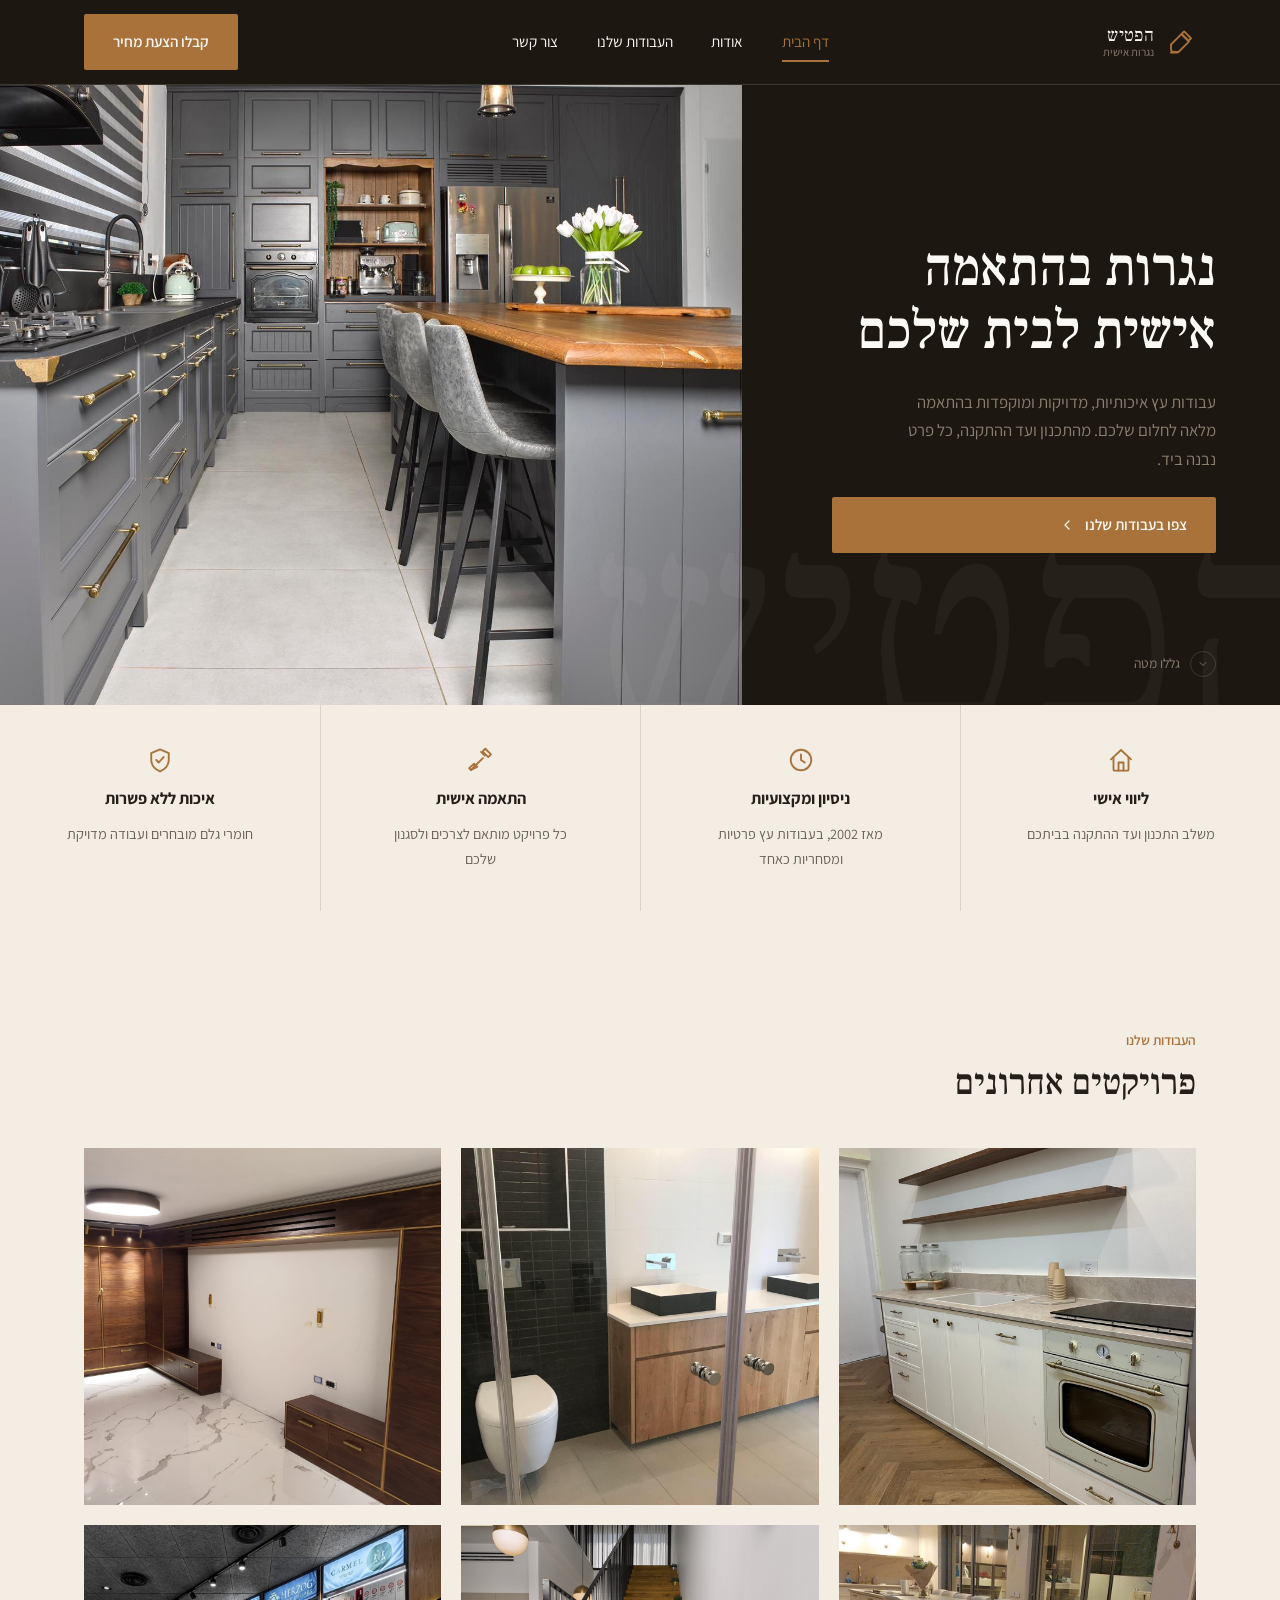
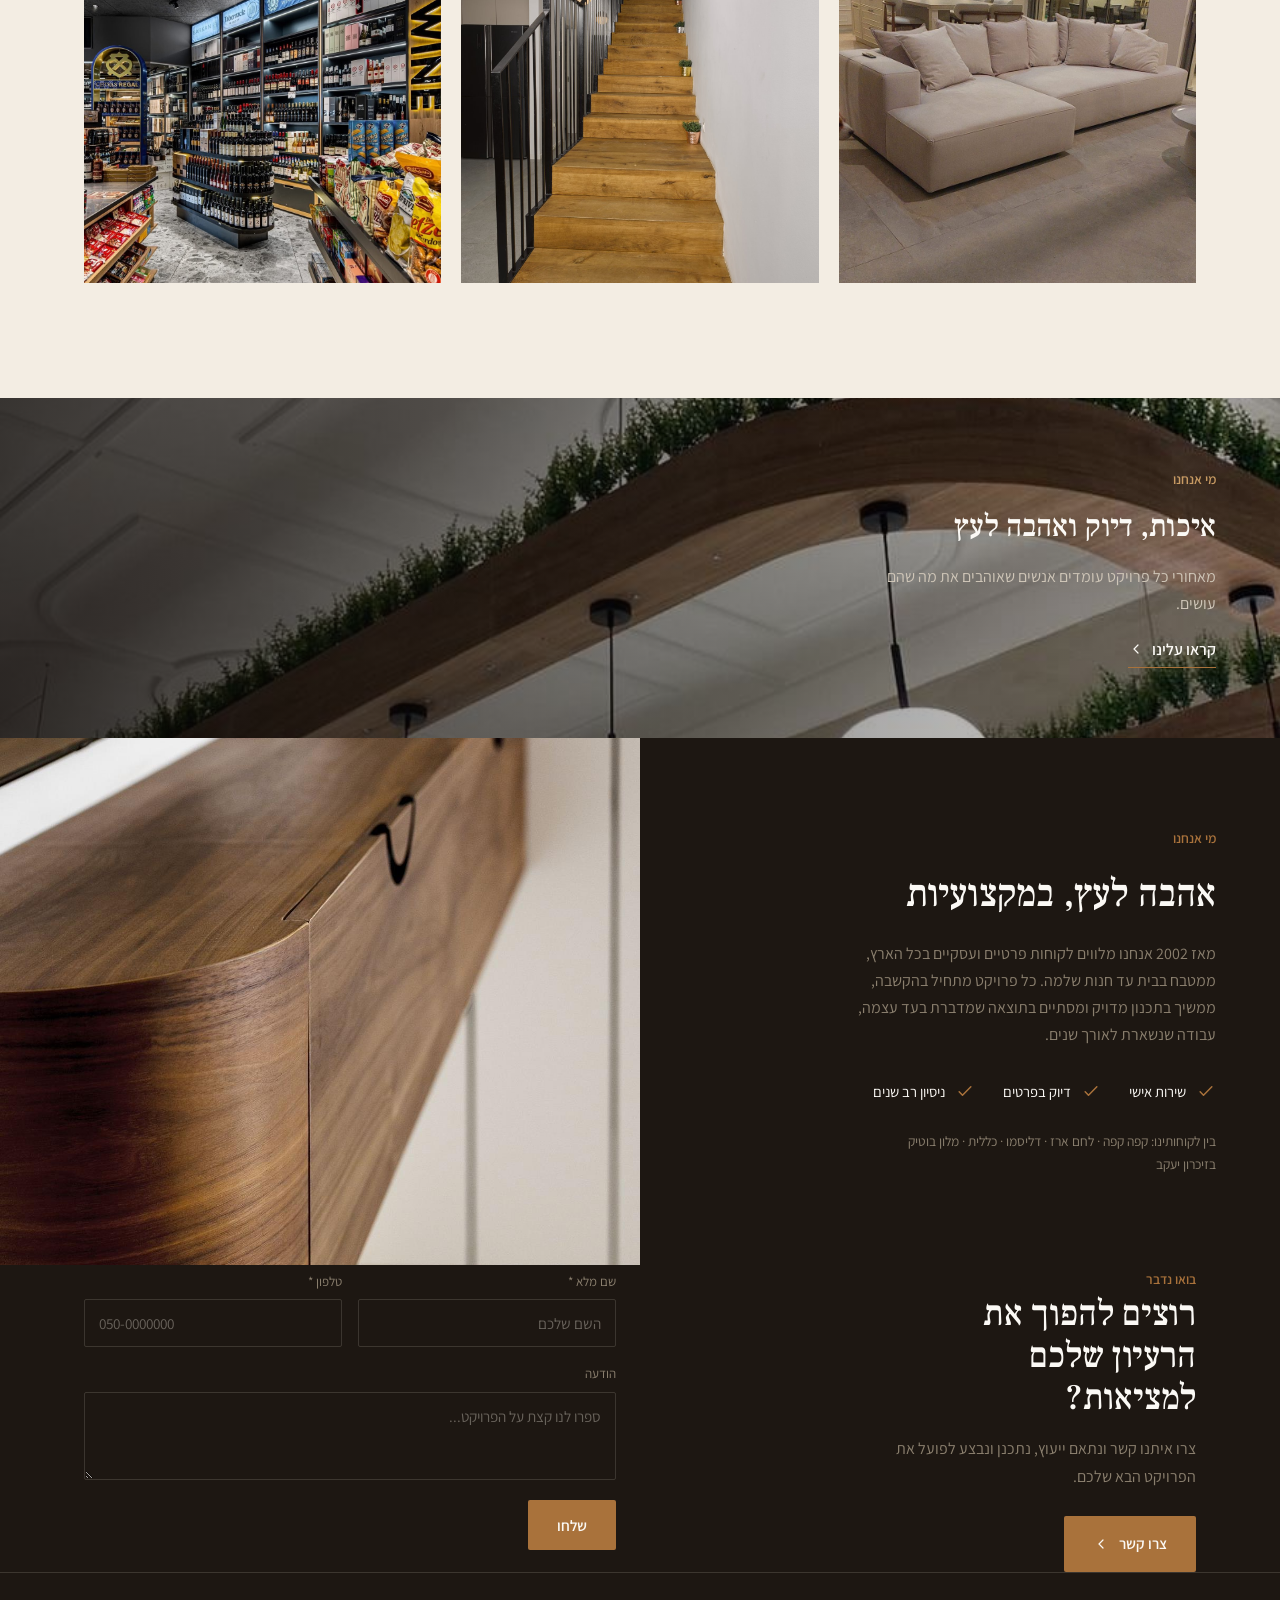
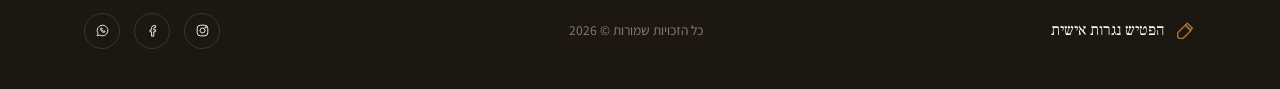
<file: index.html>
<!doctype html>
<html lang="he" dir="rtl">
<head>
  <meta charset="UTF-8" />
  <meta name="viewport" content="width=device-width, initial-scale=1" />
  <title>הפטיש נגרות אישית | עבודות עץ בהתאמה אישית</title>
  <meta name="description" content="הפטיש נגרות אישית. עבודות עץ מדויקות בהתאמה אישית: מטבחים, ארונות, נגרות לבית ופרויקטים מיוחדים. איכות שנשארת לאורך שנים." />
  <link rel="preconnect" href="https://fonts.googleapis.com" />
  <link rel="preconnect" href="https://fonts.gstatic.com" crossorigin />
  <link href="https://fonts.googleapis.com/css2?family=Frank+Ruhl+Libre:wght@400;500;600&family=Assistant:wght@400;500;600;700&display=swap" rel="stylesheet" />
  <link rel="stylesheet" href="css/style.css" />
</head>
<body>

  <header class="site-header">
    <div class="container">
      <a href="index.html" class="brand">
        <svg class="brand-mark" viewBox="0 0 24 24" fill="none" stroke="currentColor" stroke-width="1.5"><path d="M14.5 3.5 20 9l-2 2-5.5-5.5 2-2Z" stroke-linejoin="round"/><path d="M12.3 5.7 4 14v3.5a2.5 2.5 0 0 0 2.5 2.5H10l8.3-8.3-6-6Z" stroke-linejoin="round"/><path d="M4 20.5h5" stroke-linecap="round"/></svg>
        <span class="brand-text">
          <span class="brand-name">הפטיש</span>
          <span class="brand-tagline">נגרות אישית</span>
        </span>
      </a>

      <nav class="main-nav" aria-label="ניווט ראשי">
        <a href="index.html" class="is-active">דף הבית</a>
        <a href="about.html">אודות</a>
        <a href="projects.html">העבודות שלנו</a>
        <a href="contact.html">צור קשר</a>
      </nav>

      <div class="header-cta">
        <a href="contact.html" class="btn btn--solid">קבלו הצעת מחיר</a>
        <button class="nav-toggle" aria-label="פתיחת ניווט" aria-expanded="false">
          <svg viewBox="0 0 24 24" fill="none" stroke="currentColor" stroke-width="1.6" stroke-linecap="round"><path d="M4 7h16M4 12h16M4 17h16"/></svg>
        </button>
      </div>
    </div>
  </header>

  <div class="mobile-nav" id="mobileNav">
    <div class="mobile-nav-top">
      <a href="index.html" class="brand">
        <svg class="brand-mark" viewBox="0 0 24 24" fill="none" stroke="currentColor" stroke-width="1.5"><path d="M14.5 3.5 20 9l-2 2-5.5-5.5 2-2Z"/><path d="M12.3 5.7 4 14v3.5a2.5 2.5 0 0 0 2.5 2.5H10l8.3-8.3-6-6Z"/></svg>
        <span class="brand-text">
          <span class="brand-name">הפטיש</span>
          <span class="brand-tagline">נגרות אישית</span>
        </span>
      </a>
      <button class="mobile-nav-close" aria-label="סגירת ניווט">
        <svg viewBox="0 0 24 24" fill="none" stroke="currentColor" stroke-width="1.6" stroke-linecap="round"><path d="M6 6l12 12M18 6L6 18"/></svg>
      </button>
    </div>

    <ul class="mobile-nav-links">
      <li><a href="index.html" class="is-active">דף הבית</a></li>
      <li><a href="about.html">אודות</a></li>
      <li><a href="projects.html">העבודות שלנו</a></li>
      <li><a href="contact.html">צור קשר</a></li>
    </ul>

    <div class="mobile-nav-foot">
      <div class="mobile-nav-socials">
        <a href="https://www.instagram.com/hapatish.nagarut_/" target="_blank" rel="noopener" aria-label="אינסטגרם"><svg viewBox="0 0 24 24" fill="none" stroke="currentColor" stroke-width="1.5"><rect x="3.5" y="3.5" width="17" height="17" rx="5"/><circle cx="12" cy="12" r="4"/><circle cx="17.2" cy="6.8" r="1"/></svg></a>
        <a href="https://www.facebook.com/hapatish.nagarut" target="_blank" rel="noopener" aria-label="פייסבוק"><svg viewBox="0 0 24 24" fill="none" stroke="currentColor" stroke-width="1.5"><path d="M14 21v-7h2.5l.5-3H14V9c0-1 .3-1.7 1.8-1.7H17V4.3c-.3 0-1.3-.1-2.5-.1-2.5 0-4 1.5-4 4.3V11H8v3h2.5v7H14Z" stroke-linejoin="round"/></svg></a>
        <a href="https://wa.me/972546619935" target="_blank" rel="noopener" aria-label="וואטסאפ"><svg viewBox="0 0 24 24" fill="none" stroke="currentColor" stroke-width="1.4"><path d="M12 3.5a8.5 8.5 0 0 0-7.3 12.9L3.5 20.5l4.2-1.2A8.5 8.5 0 1 0 12 3.5Z" stroke-linejoin="round"/><path d="M9 9.3c0 3.4 2.3 5.7 5.7 5.7.7 0 1.3-.5 1.3-1.3v-.6l-2-.6-.5.7c-1.3-.5-2.3-1.5-2.8-2.8l.7-.5-.6-2h-.6c-.7 0-1.2.6-1.2 1.4Z" stroke-linejoin="round"/></svg></a>
      </div>
      <p class="mobile-nav-copy">הפטיש נגרות אישית · כל הזכויות שמורות © 2026</p>
    </div>
  </div>

  <main>
    <section class="hero">
      <div class="hero-grid">
        <div class="hero-copy">
          <span class="hero-mark" aria-hidden="true">הפטיש</span>
          <h1>נגרות בהתאמה אישית לבית שלכם</h1>
          <p>עבודות עץ איכותיות, מדויקות ומוקפדות בהתאמה מלאה לחלום שלכם. מהתכנון ועד ההתקנה, כל פרט נבנה ביד.</p>
          <a href="projects.html" class="btn btn--solid">
            צפו בעבודות שלנו
            <svg class="btn-icon" viewBox="0 0 24 24" fill="none" stroke="currentColor" stroke-width="1.8" stroke-linecap="round"><path d="M15 6l-6 6 6 6"/></svg>
          </a>
        </div>
        <div class="hero-media">
          <div class="ph-block ph-block--wide ph-block--photo">
            <img class="ph-img" src="images/kitchen-wide.jpg" alt="מטבח פרטי בעיצוב אפור ועץ אגוז, עבודת הפטיש" />
          </div>
        </div>
      </div>
      <div class="hero-scroll-cue">
        <span class="dot">
          <svg viewBox="0 0 24 24" fill="none" stroke="currentColor" stroke-width="1.6" stroke-linecap="round"><path d="M6 9l6 6 6-6"/></svg>
        </span>
        גללו מטה
      </div>
    </section>

    <section class="feature-strip">
      <div class="feature-item">
        <svg viewBox="0 0 24 24" fill="none" stroke="currentColor" stroke-width="1.5" stroke-linecap="round" stroke-linejoin="round"><path d="M4 11.5 12 4l8 7.5"/><path d="M6 10v9.5a1 1 0 0 0 1 1h10a1 1 0 0 0 1-1V10"/><path d="M10 20.5V14h4v6.5"/></svg>
        <h3>ליווי אישי</h3>
        <p>משלב התכנון ועד ההתקנה בביתכם</p>
      </div>
      <div class="feature-item">
        <svg viewBox="0 0 24 24" fill="none" stroke="currentColor" stroke-width="1.5" stroke-linecap="round" stroke-linejoin="round"><circle cx="12" cy="12" r="8.2"/><path d="M12 7.5V12l3 2"/></svg>
        <h3>ניסיון ומקצועיות</h3>
        <p>מאז 2002, בעבודות עץ פרטיות ומסחריות כאחד</p>
      </div>
      <div class="feature-item">
        <svg viewBox="0 0 24 24" fill="none" stroke="currentColor" stroke-width="1.5" stroke-linecap="round" stroke-linejoin="round"><path d="M4 20 13.5 10.5"/><path d="M12 5.5 15 8.5"/><path d="M15.5 3 20 7.5l-2.2 2.2-4.5-4.5L15.5 3Z" stroke-linejoin="round"/><path d="M6.5 15 9 17.5 4 20l-1.5-1.5L6.5 15Z" stroke-linejoin="round"/></svg>
        <h3>התאמה אישית</h3>
        <p>כל פרויקט מותאם לצרכים ולסגנון שלכם</p>
      </div>
      <div class="feature-item">
        <svg viewBox="0 0 24 24" fill="none" stroke="currentColor" stroke-width="1.5" stroke-linecap="round" stroke-linejoin="round"><path d="M12 3.5 19 6.5v5c0 5-3 8-7 9.5-4-1.5-7-4.5-7-9.5v-5L12 3.5Z"/><path d="M9 12l2 2 4-4.5"/></svg>
        <h3>איכות ללא פשרות</h3>
        <p>חומרי גלם מובחרים ועבודה מדויקת</p>
      </div>
    </section>

    <section class="section" aria-labelledby="work-heading">
      <div class="container">
        <div class="section-head">
          <div>
            <span class="eyebrow">העבודות שלנו</span>
            <h2 id="work-heading">פרויקטים אחרונים</h2>
          </div>
        </div>

        <div class="work-grid">
          <div class="work-card">
            <div class="ph-block ph-block--square ph-block--photo"><img class="ph-img" src="images/gallery/kitchen/kitchen-002.jpg" alt="מטבח לבן בעיצוב מודרני" /></div>
          </div>
          <div class="work-card">
            <div class="ph-block ph-block--square ph-block--photo"><img class="ph-img" src="images/gallery/bathroom/bathroom-014.jpg" alt="חדר רחצה עם ארון כפול" /></div>
          </div>
          <div class="work-card">
            <div class="ph-block ph-block--square ph-block--photo"><img class="ph-img" src="images/gallery/closet/closet-001.jpg" alt="יחידת קיר בעץ אגוז" /></div>
          </div>
          <div class="work-card">
            <div class="ph-block ph-block--square ph-block--photo"><img class="ph-img" src="images/gallery/home/home-001.jpg" alt="ספת סלון בהתאמה אישית" /></div>
          </div>
          <div class="work-card">
            <div class="ph-block ph-block--square ph-block--photo"><img class="ph-img" src="images/gallery/staircase/staircase-007.jpg" alt="גרם מדרגות בעץ" /></div>
          </div>
          <div class="work-card">
            <div class="ph-block ph-block--square ph-block--photo"><img class="ph-img" src="images/gallery/commercial/commercial-006.jpg" alt="חנות יין ומשקאות" /></div>
          </div>
        </div>
      </div>
    </section>

    <section class="quote-band">
      <div class="ph-block ph-block--dark ph-block--photo" aria-hidden="true"><img class="ph-img" src="images/workshop-progress-2.jpg" alt="" /></div>
      <div class="quote-band-content">
        <span class="eyebrow" style="color:#c79a63">מי אנחנו</span>
        <h2>איכות, דיוק ואהבה לעץ</h2>
        <p style="color:#cfc6b8">מאחורי כל פרויקט עומדים אנשים שאוהבים את מה שהם עושים.</p>
        <a href="about.html" class="quote-link">
          קראו עלינו
          <svg viewBox="0 0 24 24" fill="none" stroke="currentColor" stroke-width="1.8" stroke-linecap="round" style="width:16px;height:16px"><path d="M15 6l-6 6 6 6"/></svg>
        </a>
      </div>
    </section>

    <section class="split section--dark">
      <div class="split-copy">
        <span class="eyebrow">מי אנחנו</span>
        <h2>אהבה לעץ, במקצועיות</h2>
        <p>מאז 2002 אנחנו מלווים לקוחות פרטיים ועסקיים בכל הארץ, ממטבח בבית עד חנות שלמה. כל פרויקט מתחיל בהקשבה, ממשיך בתכנון מדויק ומסתיים בתוצאה שמדברת בעד עצמה, עבודה שנשארת לאורך שנים.</p>
        <div class="trait-list">
          <span class="trait">
            <svg viewBox="0 0 24 24" fill="none" stroke="currentColor" stroke-width="1.8" stroke-linecap="round" stroke-linejoin="round"><path d="M5 13l4 4L19 7"/></svg>
            שירות אישי
          </span>
          <span class="trait">
            <svg viewBox="0 0 24 24" fill="none" stroke="currentColor" stroke-width="1.8" stroke-linecap="round" stroke-linejoin="round"><path d="M5 13l4 4L19 7"/></svg>
            דיוק בפרטים
          </span>
          <span class="trait">
            <svg viewBox="0 0 24 24" fill="none" stroke="currentColor" stroke-width="1.8" stroke-linecap="round" stroke-linejoin="round"><path d="M5 13l4 4L19 7"/></svg>
            ניסיון רב שנים
          </span>
        </div>
        <p style="font-size:0.85rem;color:var(--sand);margin-top:4px">בין לקוחותינו: קפה קפה · לחם ארז · דליסמו · כללית · מלון בוטיק בזיכרון יעקב</p>
      </div>
      <div class="split-media">
        <div class="ph-block ph-block--dark ph-block--photo"><img class="ph-img" src="images/console-detail.jpg" alt="פרט עבודת עץ אגוז" /></div>
      </div>
    </section>

    <section class="cta-band">
      <div class="container">
        <div class="cta-grid">
          <div class="cta-copy">
            <span class="eyebrow">בואו נדבר</span>
            <h2>רוצים להפוך את הרעיון שלכם למציאות?</h2>
            <p>צרו איתנו קשר ונתאם ייעוץ, נתכנן ונבצע לפועל את הפרויקט הבא שלכם.</p>
            <a href="contact.html" class="btn btn--solid">
              צרו קשר
              <svg class="btn-icon" viewBox="0 0 24 24" fill="none" stroke="currentColor" stroke-width="1.8" stroke-linecap="round"><path d="M15 6l-6 6 6 6"/></svg>
            </a>
          </div>

          <form class="form-grid" data-contact-form>
            <div class="field">
              <label for="name">שם מלא *</label>
              <input id="name" name="name" type="text" placeholder="השם שלכם" required />
            </div>
            <div class="field">
              <label for="phone">טלפון *</label>
              <input id="phone" name="phone" type="tel" placeholder="050-0000000" required />
            </div>
            <div class="field field--full">
              <label for="message">הודעה</label>
              <textarea id="message" name="message" rows="3" placeholder="ספרו לנו קצת על הפרויקט..."></textarea>
            </div>
            <div class="form-submit">
              <button type="submit" class="btn btn--solid">שלחו</button>
            </div>
            <p class="form-status" role="status"></p>
          </form>
        </div>
      </div>
    </section>
  </main>

  <footer class="site-footer">
    <div class="container footer-row">
      <a href="index.html" class="footer-brand">
        <svg viewBox="0 0 24 24" fill="none" stroke="currentColor" stroke-width="1.5"><path d="M14.5 3.5 20 9l-2 2-5.5-5.5 2-2Z"/><path d="M12.3 5.7 4 14v3.5a2.5 2.5 0 0 0 2.5 2.5H10l8.3-8.3-6-6Z"/></svg>
        הפטיש נגרות אישית
      </a>
      <p class="footer-copy">כל הזכויות שמורות © 2026</p>
      <div class="footer-socials">
        <a href="https://www.instagram.com/hapatish.nagarut_/" target="_blank" rel="noopener" aria-label="אינסטגרם"><svg viewBox="0 0 24 24" fill="none" stroke="currentColor" stroke-width="1.5"><rect x="3.5" y="3.5" width="17" height="17" rx="5"/><circle cx="12" cy="12" r="4"/><circle cx="17.2" cy="6.8" r="1"/></svg></a>
        <a href="https://www.facebook.com/hapatish.nagarut" target="_blank" rel="noopener" aria-label="פייסבוק"><svg viewBox="0 0 24 24" fill="none" stroke="currentColor" stroke-width="1.5"><path d="M14 21v-7h2.5l.5-3H14V9c0-1 .3-1.7 1.8-1.7H17V4.3c-.3 0-1.3-.1-2.5-.1-2.5 0-4 1.5-4 4.3V11H8v3h2.5v7H14Z" stroke-linejoin="round"/></svg></a>
        <a href="https://wa.me/972546619935" target="_blank" rel="noopener" aria-label="וואטסאפ"><svg viewBox="0 0 24 24" fill="none" stroke="currentColor" stroke-width="1.4"><path d="M12 3.5a8.5 8.5 0 0 0-7.3 12.9L3.5 20.5l4.2-1.2A8.5 8.5 0 1 0 12 3.5Z" stroke-linejoin="round"/><path d="M9 9.3c0 3.4 2.3 5.7 5.7 5.7.7 0 1.3-.5 1.3-1.3v-.6l-2-.6-.5.7c-1.3-.5-2.3-1.5-2.8-2.8l.7-.5-.6-2h-.6c-.7 0-1.2.6-1.2 1.4Z" stroke-linejoin="round"/></svg></a>
      </div>
    </div>
  </footer>

  <script src="js/main.js"></script>
</body>
</html>
</file>
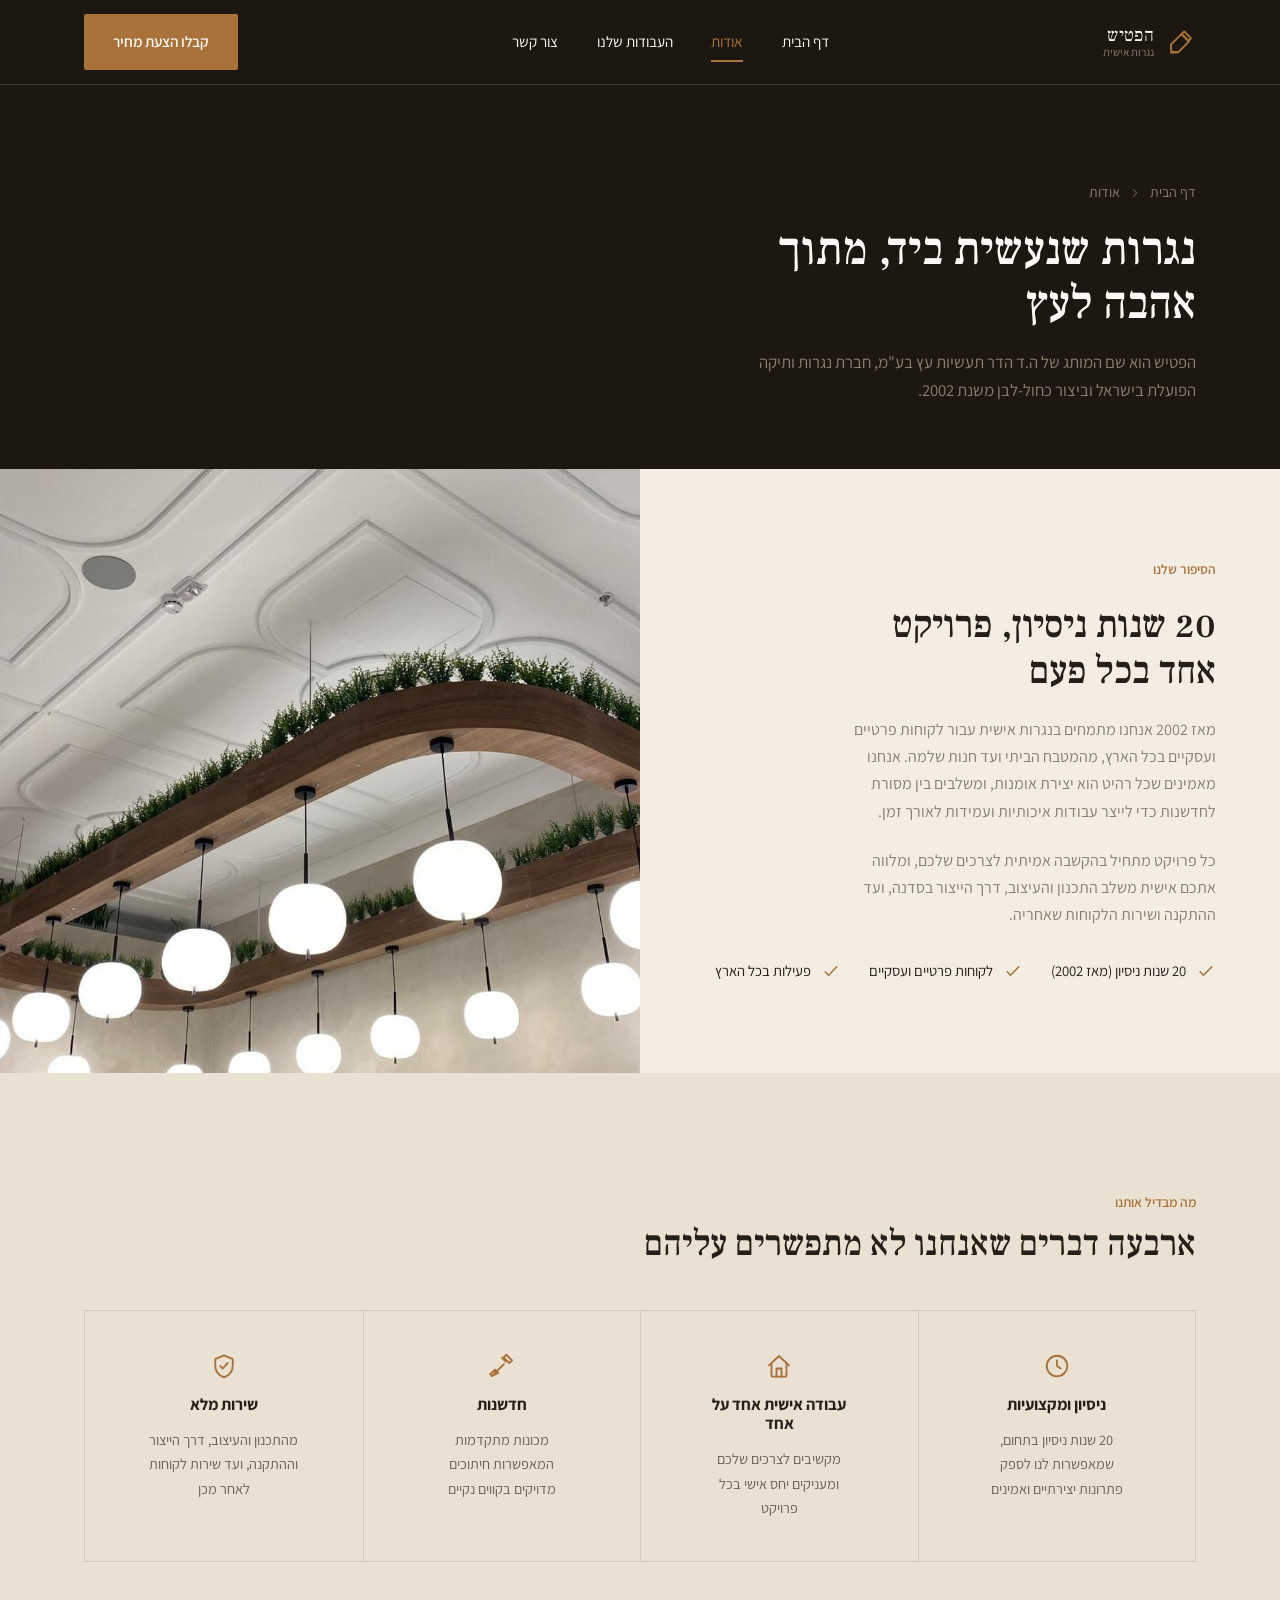
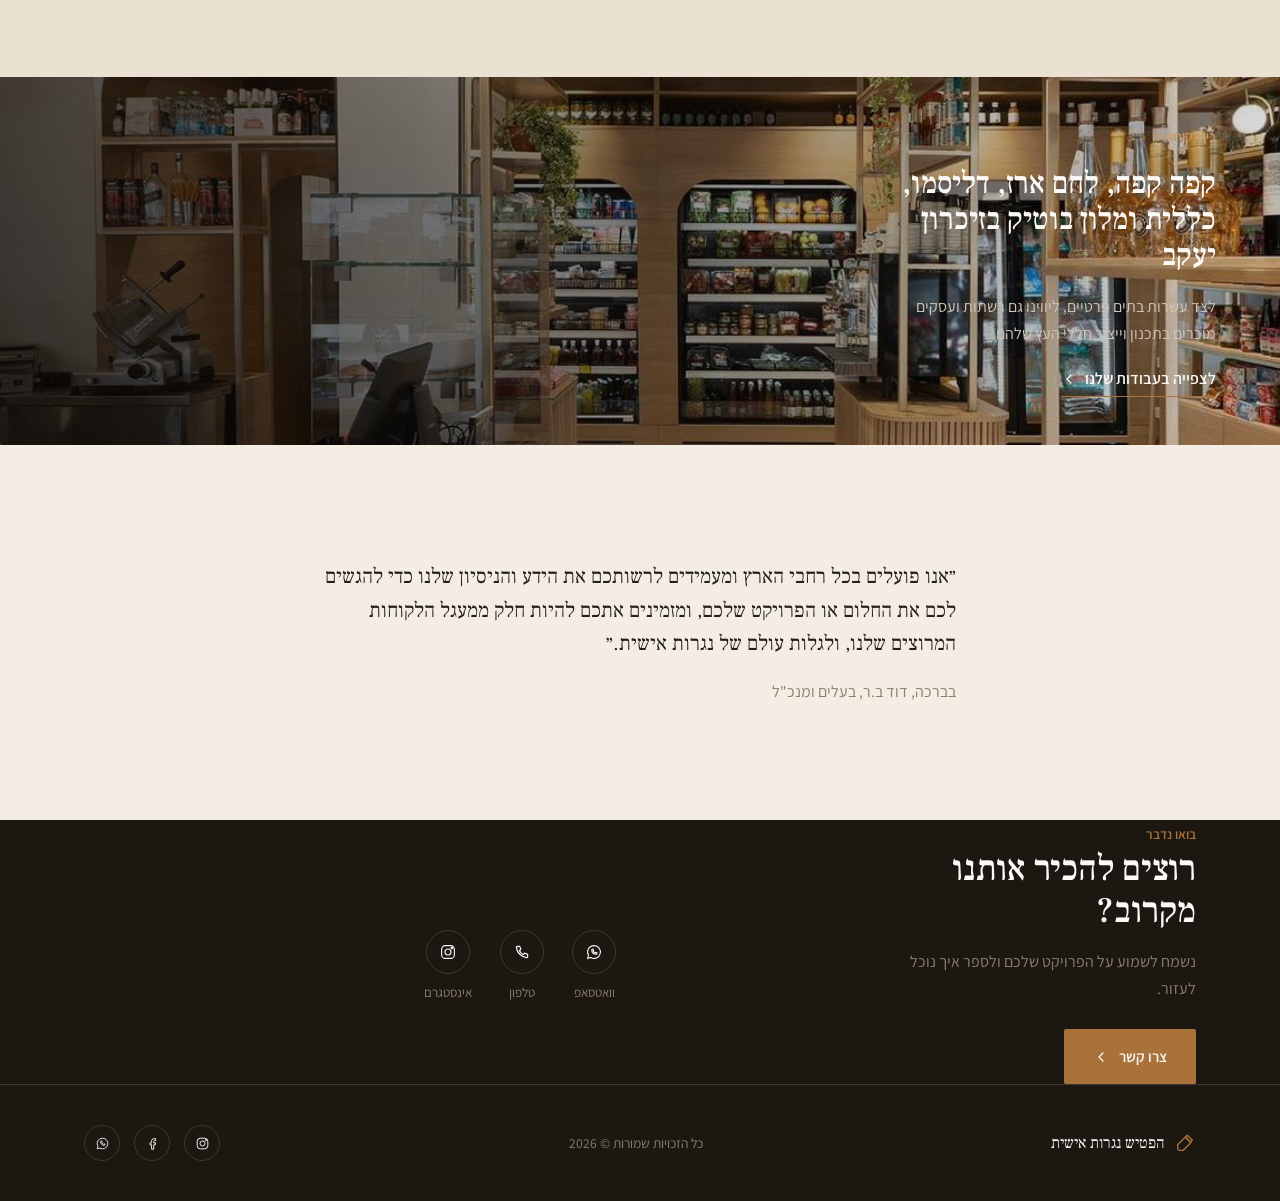
<file: about.html>
<!doctype html>
<html lang="he" dir="rtl">
<head>
  <meta charset="UTF-8" />
  <meta name="viewport" content="width=device-width, initial-scale=1" />
  <title>אודות | הפטיש נגרות אישית</title>
  <meta name="description" content="הפטיש נגרות אישית שנעשית ביד, בדיוק ובאהבה לעץ. הכירו את הסיפור והדרך שלנו." />
  <link rel="preconnect" href="https://fonts.googleapis.com" />
  <link rel="preconnect" href="https://fonts.gstatic.com" crossorigin />
  <link href="https://fonts.googleapis.com/css2?family=Frank+Ruhl+Libre:wght@400;500;600&family=Assistant:wght@400;500;600;700&display=swap" rel="stylesheet" />
  <link rel="stylesheet" href="css/style.css" />
</head>
<body>

  <header class="site-header">
    <div class="container">
      <a href="index.html" class="brand">
        <svg class="brand-mark" viewBox="0 0 24 24" fill="none" stroke="currentColor" stroke-width="1.5"><path d="M14.5 3.5 20 9l-2 2-5.5-5.5 2-2Z" stroke-linejoin="round"/><path d="M12.3 5.7 4 14v3.5a2.5 2.5 0 0 0 2.5 2.5H10l8.3-8.3-6-6Z" stroke-linejoin="round"/><path d="M4 20.5h5" stroke-linecap="round"/></svg>
        <span class="brand-text">
          <span class="brand-name">הפטיש</span>
          <span class="brand-tagline">נגרות אישית</span>
        </span>
      </a>

      <nav class="main-nav" aria-label="ניווט ראשי">
        <a href="index.html">דף הבית</a>
        <a href="about.html" class="is-active">אודות</a>
        <a href="projects.html">העבודות שלנו</a>
        <a href="contact.html">צור קשר</a>
      </nav>

      <div class="header-cta">
        <a href="contact.html" class="btn btn--solid">קבלו הצעת מחיר</a>
        <button class="nav-toggle" aria-label="פתיחת ניווט" aria-expanded="false">
          <svg viewBox="0 0 24 24" fill="none" stroke="currentColor" stroke-width="1.6" stroke-linecap="round"><path d="M4 7h16M4 12h16M4 17h16"/></svg>
        </button>
      </div>
    </div>
  </header>

  <div class="mobile-nav" id="mobileNav">
    <div class="mobile-nav-top">
      <a href="index.html" class="brand">
        <svg class="brand-mark" viewBox="0 0 24 24" fill="none" stroke="currentColor" stroke-width="1.5"><path d="M14.5 3.5 20 9l-2 2-5.5-5.5 2-2Z"/><path d="M12.3 5.7 4 14v3.5a2.5 2.5 0 0 0 2.5 2.5H10l8.3-8.3-6-6Z"/></svg>
        <span class="brand-text">
          <span class="brand-name">הפטיש</span>
          <span class="brand-tagline">נגרות אישית</span>
        </span>
      </a>
      <button class="mobile-nav-close" aria-label="סגירת ניווט">
        <svg viewBox="0 0 24 24" fill="none" stroke="currentColor" stroke-width="1.6" stroke-linecap="round"><path d="M6 6l12 12M18 6L6 18"/></svg>
      </button>
    </div>

    <ul class="mobile-nav-links">
      <li><a href="index.html">דף הבית</a></li>
      <li><a href="about.html" class="is-active">אודות</a></li>
      <li><a href="projects.html">העבודות שלנו</a></li>
      <li><a href="contact.html">צור קשר</a></li>
    </ul>

    <div class="mobile-nav-foot">
      <div class="mobile-nav-socials">
        <a href="https://www.instagram.com/hapatish.nagarut_/" target="_blank" rel="noopener" aria-label="אינסטגרם"><svg viewBox="0 0 24 24" fill="none" stroke="currentColor" stroke-width="1.5"><rect x="3.5" y="3.5" width="17" height="17" rx="5"/><circle cx="12" cy="12" r="4"/><circle cx="17.2" cy="6.8" r="1"/></svg></a>
        <a href="https://www.facebook.com/hapatish.nagarut" target="_blank" rel="noopener" aria-label="פייסבוק"><svg viewBox="0 0 24 24" fill="none" stroke="currentColor" stroke-width="1.5"><path d="M14 21v-7h2.5l.5-3H14V9c0-1 .3-1.7 1.8-1.7H17V4.3c-.3 0-1.3-.1-2.5-.1-2.5 0-4 1.5-4 4.3V11H8v3h2.5v7H14Z" stroke-linejoin="round"/></svg></a>
        <a href="https://wa.me/972546619935" target="_blank" rel="noopener" aria-label="וואטסאפ"><svg viewBox="0 0 24 24" fill="none" stroke="currentColor" stroke-width="1.4"><path d="M12 3.5a8.5 8.5 0 0 0-7.3 12.9L3.5 20.5l4.2-1.2A8.5 8.5 0 1 0 12 3.5Z" stroke-linejoin="round"/><path d="M9 9.3c0 3.4 2.3 5.7 5.7 5.7.7 0 1.3-.5 1.3-1.3v-.6l-2-.6-.5.7c-1.3-.5-2.3-1.5-2.8-2.8l.7-.5-.6-2h-.6c-.7 0-1.2.6-1.2 1.4Z" stroke-linejoin="round"/></svg></a>
      </div>
      <p class="mobile-nav-copy">הפטיש נגרות אישית · כל הזכויות שמורות © 2026</p>
    </div>
  </div>

  <main>
    <section class="page-head">
      <div class="container">
        <div class="breadcrumb">
          <a href="index.html">דף הבית</a>
          <svg viewBox="0 0 24 24" fill="none" stroke="currentColor" stroke-width="1.6" stroke-linecap="round"><path d="M15 6l-6 6 6 6" transform="rotate(180 12 12)"/></svg>
          אודות
        </div>
        <h1>נגרות שנעשית ביד, מתוך אהבה לעץ</h1>
        <p>הפטיש הוא שם המותג של ה.ד הדר תעשיות עץ בע"מ, חברת נגרות ותיקה הפועלת בישראל וביצור כחול-לבן משנת 2002.</p>
      </div>
    </section>

    <section class="split">
      <div class="split-copy" style="color:var(--ink)">
        <span class="eyebrow">הסיפור שלנו</span>
        <h2>20 שנות ניסיון, פרויקט אחד בכל פעם</h2>
        <p style="color:var(--sand)">מאז 2002 אנחנו מתמחים בנגרות אישית עבור לקוחות פרטיים ועסקיים בכל הארץ, מהמטבח הביתי ועד חנות שלמה. אנחנו מאמינים שכל רהיט הוא יצירת אומנות, ומשלבים בין מסורת לחדשנות כדי לייצר עבודות איכותיות ועמידות לאורך זמן.</p>
        <p style="color:var(--sand)">כל פרויקט מתחיל בהקשבה אמיתית לצרכים שלכם, ומלווה אתכם אישית משלב התכנון והעיצוב, דרך הייצור בסדנה, ועד ההתקנה ושירות הלקוחות שאחריה.</p>
        <div class="trait-list">
          <span class="trait">
            <svg viewBox="0 0 24 24" fill="none" stroke="currentColor" stroke-width="1.8" stroke-linecap="round" stroke-linejoin="round"><path d="M5 13l4 4L19 7"/></svg>
            20 שנות ניסיון (מאז 2002)
          </span>
          <span class="trait">
            <svg viewBox="0 0 24 24" fill="none" stroke="currentColor" stroke-width="1.8" stroke-linecap="round" stroke-linejoin="round"><path d="M5 13l4 4L19 7"/></svg>
            לקוחות פרטיים ועסקיים
          </span>
          <span class="trait">
            <svg viewBox="0 0 24 24" fill="none" stroke="currentColor" stroke-width="1.8" stroke-linecap="round" stroke-linejoin="round"><path d="M5 13l4 4L19 7"/></svg>
            פעילות בכל הארץ
          </span>
        </div>
      </div>
      <div class="split-media">
        <div class="ph-block ph-block--photo"><img class="ph-img" src="images/workshop-progress-2.jpg" alt="עבודת נגרות בשלבי התקנה" /></div>
      </div>
    </section>

    <section class="section section--alt">
      <div class="container">
        <div class="section-head">
          <div>
            <span class="eyebrow">מה מבדיל אותנו</span>
            <h2>ארבעה דברים שאנחנו לא מתפשרים עליהם</h2>
          </div>
        </div>
        <div class="feature-strip" style="border:1px solid var(--line)">
          <div class="feature-item">
            <svg viewBox="0 0 24 24" fill="none" stroke="currentColor" stroke-width="1.5" stroke-linecap="round" stroke-linejoin="round"><circle cx="12" cy="12" r="8.2"/><path d="M12 7.5V12l3 2"/></svg>
            <h3>ניסיון ומקצועיות</h3>
            <p>20 שנות ניסיון בתחום, שמאפשרות לנו לספק פתרונות יצירתיים ואמינים</p>
          </div>
          <div class="feature-item">
            <svg viewBox="0 0 24 24" fill="none" stroke="currentColor" stroke-width="1.5" stroke-linecap="round" stroke-linejoin="round"><path d="M4 11.5 12 4l8 7.5"/><path d="M6 10v9.5a1 1 0 0 0 1 1h10a1 1 0 0 0 1-1V10"/><path d="M10 20.5V14h4v6.5"/></svg>
            <h3>עבודה אישית אחד על אחד</h3>
            <p>מקשיבים לצרכים שלכם ומעניקים יחס אישי בכל פרויקט</p>
          </div>
          <div class="feature-item">
            <svg viewBox="0 0 24 24" fill="none" stroke="currentColor" stroke-width="1.5" stroke-linecap="round" stroke-linejoin="round"><path d="M4 20 13.5 10.5"/><path d="M12 5.5 15 8.5"/><path d="M15.5 3 20 7.5l-2.2 2.2-4.5-4.5L15.5 3Z" stroke-linejoin="round"/><path d="M6.5 15 9 17.5 4 20l-1.5-1.5L6.5 15Z" stroke-linejoin="round"/></svg>
            <h3>חדשנות</h3>
            <p>מכונות מתקדמות המאפשרות חיתוכים מדויקים בקווים נקיים</p>
          </div>
          <div class="feature-item">
            <svg viewBox="0 0 24 24" fill="none" stroke="currentColor" stroke-width="1.5" stroke-linecap="round" stroke-linejoin="round"><path d="M12 3.5 19 6.5v5c0 5-3 8-7 9.5-4-1.5-7-4.5-7-9.5v-5L12 3.5Z"/><path d="M9 12l2 2 4-4.5"/></svg>
            <h3>שירות מלא</h3>
            <p>מהתכנון והעיצוב, דרך הייצור וההתקנה, ועד שירות לקוחות לאחר מכן</p>
          </div>
        </div>
      </div>
    </section>

    <section class="quote-band">
      <div class="ph-block ph-block--dark ph-block--photo" aria-hidden="true"><img class="ph-img" src="images/retail-deli-wide.jpg" alt="" /></div>
      <div class="quote-band-content">
        <span class="eyebrow" style="color:#c79a63">בין לקוחותינו</span>
        <h2>קפה קפה, לחם ארז, דליסמו, כללית ומלון בוטיק בזיכרון יעקב</h2>
        <p style="color:#cfc6b8">לצד עשרות בתים פרטיים, ליווינו גם רשתות ועסקים מוכרים בתכנון וייצור חללי העץ שלהם.</p>
        <a href="projects.html" class="quote-link">
          לצפייה בעבודות שלנו
          <svg viewBox="0 0 24 24" fill="none" stroke="currentColor" stroke-width="1.8" stroke-linecap="round" style="width:16px;height:16px"><path d="M15 6l-6 6 6 6"/></svg>
        </a>
      </div>
    </section>

    <section class="section">
      <div class="container" style="max-width:760px">
        <p style="font-family:var(--font-display);font-size:1.3rem;line-height:1.6">״אנו פועלים בכל רחבי הארץ ומעמידים לרשותכם את הידע והניסיון שלנו כדי להגשים לכם את החלום או הפרויקט שלכם, ומזמינים אתכם להיות חלק ממעגל הלקוחות המרוצים שלנו, ולגלות עולם של נגרות אישית.״</p>
        <p style="margin-top:18px;color:var(--sand)">בברכה, דוד ב.ר, בעלים ומנכ"ל</p>
      </div>
    </section>

    <section class="cta-band">
      <div class="container">
        <div class="cta-grid">
          <div class="cta-copy">
            <span class="eyebrow">בואו נדבר</span>
            <h2>רוצים להכיר אותנו מקרוב?</h2>
            <p>נשמח לשמוע על הפרויקט שלכם ולספר איך נוכל לעזור.</p>
            <a href="contact.html" class="btn btn--solid">
              צרו קשר
              <svg class="btn-icon" viewBox="0 0 24 24" fill="none" stroke="currentColor" stroke-width="1.8" stroke-linecap="round"><path d="M15 6l-6 6 6 6"/></svg>
            </a>
          </div>
          <div class="direct-contacts">
            <a class="direct-contact" href="https://wa.me/972546619935" target="_blank" rel="noopener">
              <span class="dot"><svg viewBox="0 0 24 24" fill="none" stroke="currentColor" stroke-width="1.4"><path d="M12 3.5a8.5 8.5 0 0 0-7.3 12.9L3.5 20.5l4.2-1.2A8.5 8.5 0 1 0 12 3.5Z" stroke-linejoin="round"/><path d="M9 9.3c0 3.4 2.3 5.7 5.7 5.7.7 0 1.3-.5 1.3-1.3v-.6l-2-.6-.5.7c-1.3-.5-2.3-1.5-2.8-2.8l.7-.5-.6-2h-.6c-.7 0-1.2.6-1.2 1.4Z" stroke-linejoin="round"/></svg></span>
              וואטסאפ
            </a>
            <a class="direct-contact" href="tel:+972546619935">
              <span class="dot"><svg viewBox="0 0 24 24" fill="none" stroke="currentColor" stroke-width="1.6"><path d="M6 4.5h3l1.5 4-2 1.5a10 10 0 0 0 5.5 5.5l1.5-2 4 1.5v3a1.5 1.5 0 0 1-1.6 1.5A16 16 0 0 1 4.5 6.1 1.5 1.5 0 0 1 6 4.5Z" stroke-linejoin="round"/></svg></span>
              טלפון
            </a>
            <a class="direct-contact" href="https://www.instagram.com/hapatish.nagarut_/" target="_blank" rel="noopener">
              <span class="dot"><svg viewBox="0 0 24 24" fill="none" stroke="currentColor" stroke-width="1.5"><rect x="3.5" y="3.5" width="17" height="17" rx="5"/><circle cx="12" cy="12" r="4"/><circle cx="17.2" cy="6.8" r="1"/></svg></span>
              אינסטגרם
            </a>
          </div>
        </div>
      </div>
    </section>
  </main>

  <footer class="site-footer">
    <div class="container footer-row">
      <a href="index.html" class="footer-brand">
        <svg viewBox="0 0 24 24" fill="none" stroke="currentColor" stroke-width="1.5"><path d="M14.5 3.5 20 9l-2 2-5.5-5.5 2-2Z"/><path d="M12.3 5.7 4 14v3.5a2.5 2.5 0 0 0 2.5 2.5H10l8.3-8.3-6-6Z"/></svg>
        הפטיש נגרות אישית
      </a>
      <p class="footer-copy">כל הזכויות שמורות © 2026</p>
      <div class="footer-socials">
        <a href="https://www.instagram.com/hapatish.nagarut_/" target="_blank" rel="noopener" aria-label="אינסטגרם"><svg viewBox="0 0 24 24" fill="none" stroke="currentColor" stroke-width="1.5"><rect x="3.5" y="3.5" width="17" height="17" rx="5"/><circle cx="12" cy="12" r="4"/><circle cx="17.2" cy="6.8" r="1"/></svg></a>
        <a href="https://www.facebook.com/hapatish.nagarut" target="_blank" rel="noopener" aria-label="פייסבוק"><svg viewBox="0 0 24 24" fill="none" stroke="currentColor" stroke-width="1.5"><path d="M14 21v-7h2.5l.5-3H14V9c0-1 .3-1.7 1.8-1.7H17V4.3c-.3 0-1.3-.1-2.5-.1-2.5 0-4 1.5-4 4.3V11H8v3h2.5v7H14Z" stroke-linejoin="round"/></svg></a>
        <a href="https://wa.me/972546619935" target="_blank" rel="noopener" aria-label="וואטסאפ"><svg viewBox="0 0 24 24" fill="none" stroke="currentColor" stroke-width="1.4"><path d="M12 3.5a8.5 8.5 0 0 0-7.3 12.9L3.5 20.5l4.2-1.2A8.5 8.5 0 1 0 12 3.5Z" stroke-linejoin="round"/><path d="M9 9.3c0 3.4 2.3 5.7 5.7 5.7.7 0 1.3-.5 1.3-1.3v-.6l-2-.6-.5.7c-1.3-.5-2.3-1.5-2.8-2.8l.7-.5-.6-2h-.6c-.7 0-1.2.6-1.2 1.4Z" stroke-linejoin="round"/></svg></a>
      </div>
    </div>
  </footer>

  <script src="js/main.js"></script>
</body>
</html>
</file>
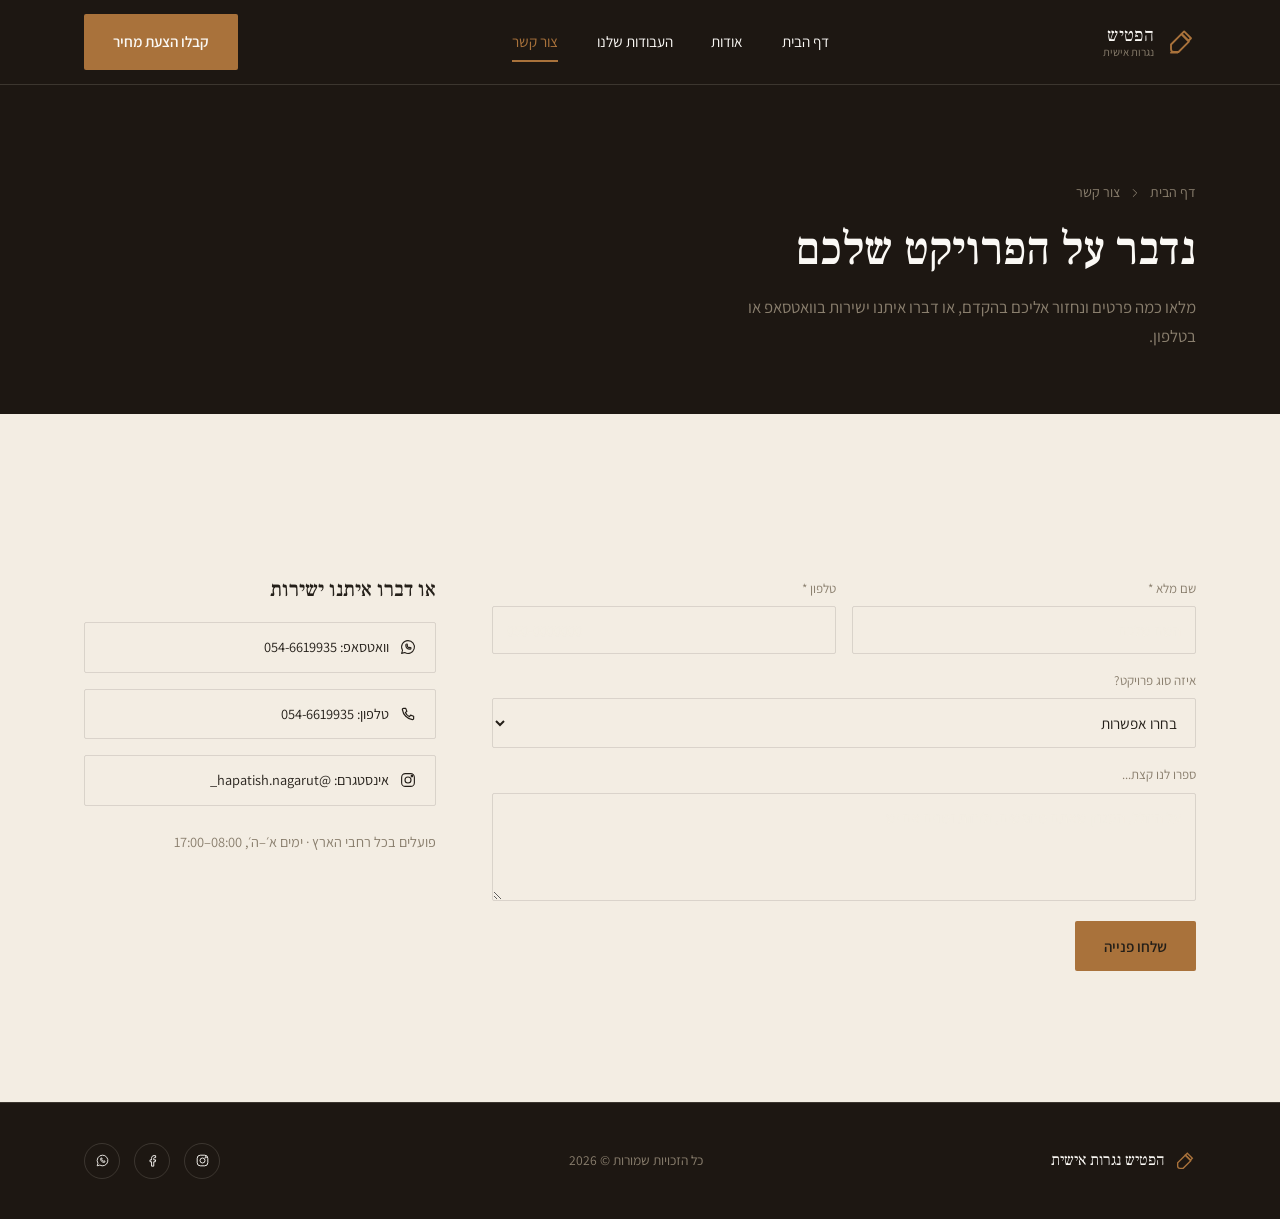
<file: contact.html>
<!doctype html>
<html lang="he" dir="rtl">
<head>
  <meta charset="UTF-8" />
  <meta name="viewport" content="width=device-width, initial-scale=1" />
  <title>צור קשר | הפטיש נגרות אישית</title>
  <meta name="description" content="דברו איתנו על הפרויקט שלכם: טלפון, וואטסאפ או טופס פנייה מהיר. הפטיש נגרות אישית, פעילים בכל הארץ." />
  <link rel="preconnect" href="https://fonts.googleapis.com" />
  <link rel="preconnect" href="https://fonts.gstatic.com" crossorigin />
  <link href="https://fonts.googleapis.com/css2?family=Frank+Ruhl+Libre:wght@400;500;600&family=Assistant:wght@400;500;600;700&display=swap" rel="stylesheet" />
  <link rel="stylesheet" href="css/style.css" />
</head>
<body>

  <header class="site-header">
    <div class="container">
      <a href="index.html" class="brand">
        <svg class="brand-mark" viewBox="0 0 24 24" fill="none" stroke="currentColor" stroke-width="1.5"><path d="M14.5 3.5 20 9l-2 2-5.5-5.5 2-2Z" stroke-linejoin="round"/><path d="M12.3 5.7 4 14v3.5a2.5 2.5 0 0 0 2.5 2.5H10l8.3-8.3-6-6Z" stroke-linejoin="round"/><path d="M4 20.5h5" stroke-linecap="round"/></svg>
        <span class="brand-text">
          <span class="brand-name">הפטיש</span>
          <span class="brand-tagline">נגרות אישית</span>
        </span>
      </a>
      <nav class="main-nav" aria-label="ניווט ראשי">
        <a href="index.html">דף הבית</a>
        <a href="about.html">אודות</a>
        <a href="projects.html">העבודות שלנו</a>
        <a href="contact.html" class="is-active">צור קשר</a>
      </nav>
      <div class="header-cta">
        <a href="contact.html" class="btn btn--solid">קבלו הצעת מחיר</a>
        <button class="nav-toggle" aria-label="פתיחת ניווט" aria-expanded="false">
          <svg viewBox="0 0 24 24" fill="none" stroke="currentColor" stroke-width="1.6" stroke-linecap="round"><path d="M4 7h16M4 12h16M4 17h16"/></svg>
        </button>
      </div>
    </div>
  </header>

  <div class="mobile-nav" id="mobileNav">
    <div class="mobile-nav-top">
      <a href="index.html" class="brand">
        <svg class="brand-mark" viewBox="0 0 24 24" fill="none" stroke="currentColor" stroke-width="1.5"><path d="M14.5 3.5 20 9l-2 2-5.5-5.5 2-2Z"/><path d="M12.3 5.7 4 14v3.5a2.5 2.5 0 0 0 2.5 2.5H10l8.3-8.3-6-6Z"/></svg>
        <span class="brand-text"><span class="brand-name">הפטיש</span><span class="brand-tagline">נגרות אישית</span></span>
      </a>
      <button class="mobile-nav-close" aria-label="סגירת ניווט">
        <svg viewBox="0 0 24 24" fill="none" stroke="currentColor" stroke-width="1.6" stroke-linecap="round"><path d="M6 6l12 12M18 6L6 18"/></svg>
      </button>
    </div>
    <ul class="mobile-nav-links">
      <li><a href="index.html">דף הבית</a></li>
      <li><a href="about.html">אודות</a></li>
      <li><a href="projects.html">העבודות שלנו</a></li>
      <li><a href="contact.html" class="is-active">צור קשר</a></li>
    </ul>
    <div class="mobile-nav-foot">
      <div class="mobile-nav-socials">
        <a href="https://www.instagram.com/hapatish.nagarut_/" target="_blank" rel="noopener" aria-label="אינסטגרם"><svg viewBox="0 0 24 24" fill="none" stroke="currentColor" stroke-width="1.5"><rect x="3.5" y="3.5" width="17" height="17" rx="5"/><circle cx="12" cy="12" r="4"/><circle cx="17.2" cy="6.8" r="1"/></svg></a>
        <a href="https://www.facebook.com/hapatish.nagarut" target="_blank" rel="noopener" aria-label="פייסבוק"><svg viewBox="0 0 24 24" fill="none" stroke="currentColor" stroke-width="1.5"><path d="M14 21v-7h2.5l.5-3H14V9c0-1 .3-1.7 1.8-1.7H17V4.3c-.3 0-1.3-.1-2.5-.1-2.5 0-4 1.5-4 4.3V11H8v3h2.5v7H14Z" stroke-linejoin="round"/></svg></a>
        <a href="https://wa.me/972546619935" target="_blank" rel="noopener" aria-label="וואטסאפ"><svg viewBox="0 0 24 24" fill="none" stroke="currentColor" stroke-width="1.4"><path d="M12 3.5a8.5 8.5 0 0 0-7.3 12.9L3.5 20.5l4.2-1.2A8.5 8.5 0 1 0 12 3.5Z" stroke-linejoin="round"/><path d="M9 9.3c0 3.4 2.3 5.7 5.7 5.7.7 0 1.3-.5 1.3-1.3v-.6l-2-.6-.5.7c-1.3-.5-2.3-1.5-2.8-2.8l.7-.5-.6-2h-.6c-.7 0-1.2.6-1.2 1.4Z" stroke-linejoin="round"/></svg></a>
      </div>
      <p class="mobile-nav-copy">הפטיש נגרות אישית · כל הזכויות שמורות © 2026</p>
    </div>
  </div>

  <main>
    <section class="page-head">
      <div class="container">
        <div class="breadcrumb">
          <a href="index.html">דף הבית</a>
          <svg viewBox="0 0 24 24" fill="none" stroke="currentColor" stroke-width="1.6" stroke-linecap="round"><path d="M15 6l-6 6 6 6" transform="rotate(180 12 12)"/></svg>
          צור קשר
        </div>
        <h1>נדבר על הפרויקט שלכם</h1>
        <p>מלאו כמה פרטים ונחזור אליכם בהקדם, או דברו איתנו ישירות בוואטסאפ או בטלפון.</p>
      </div>
    </section>

    <section class="section">
      <div class="container detail-body" style="align-items:start">
        <form class="form-grid" data-contact-form style="--paper:var(--ink)">
          <div class="field" style="color:var(--ink)">
            <label for="c-name" style="color:var(--sand)">שם מלא *</label>
            <input id="c-name" name="name" type="text" placeholder="השם שלכם" required style="color:var(--ink);border-color:var(--line)" />
          </div>
          <div class="field">
            <label for="c-phone" style="color:var(--sand)">טלפון *</label>
            <input id="c-phone" name="phone" type="tel" placeholder="050-0000000" required style="color:var(--ink);border-color:var(--line)" />
          </div>
          <div class="field field--full">
            <label for="c-type" style="color:var(--sand)">איזה סוג פרויקט?</label>
            <select id="c-type" name="type" style="color:var(--ink);border-color:var(--line)">
              <option value="">בחרו אפשרות</option>
              <option value="kitchen">מטבח</option>
              <option value="closets">ארונות ואחסון</option>
              <option value="home">נגרות לבית</option>
              <option value="commercial">פרויקט מסחרי</option>
              <option value="other">אחר</option>
            </select>
          </div>
          <div class="field field--full">
            <label for="c-message" style="color:var(--sand)">ספרו לנו קצת...</label>
            <textarea id="c-message" name="message" rows="4" placeholder="על החלל, הסגנון שאתם מחפשים, ולוחות זמנים אם יש" style="color:var(--ink);border-color:var(--line)"></textarea>
          </div>
          <div class="form-submit">
            <button type="submit" class="btn btn--solid">שלחו פנייה</button>
          </div>
          <p class="form-status" role="status" style="color:var(--wood-deep)"></p>
        </form>

        <div>
          <h2 style="font-size:1.3rem;margin-bottom:16px">או דברו איתנו ישירות</h2>
          <div class="contact-direct-row" style="flex-direction:column">
            <a href="https://wa.me/972546619935" target="_blank" rel="noopener" style="border-color:var(--line);color:var(--ink)">
              <svg viewBox="0 0 24 24" fill="none" stroke="currentColor" stroke-width="1.4"><path d="M12 3.5a8.5 8.5 0 0 0-7.3 12.9L3.5 20.5l4.2-1.2A8.5 8.5 0 1 0 12 3.5Z" stroke-linejoin="round"/><path d="M9 9.3c0 3.4 2.3 5.7 5.7 5.7.7 0 1.3-.5 1.3-1.3v-.6l-2-.6-.5.7c-1.3-.5-2.3-1.5-2.8-2.8l.7-.5-.6-2h-.6c-.7 0-1.2.6-1.2 1.4Z" stroke-linejoin="round"/></svg>
              וואטסאפ: 054-6619935
            </a>
            <a href="tel:+972546619935" style="border-color:var(--line);color:var(--ink)">
              <svg viewBox="0 0 24 24" fill="none" stroke="currentColor" stroke-width="1.6"><path d="M6 4.5h3l1.5 4-2 1.5a10 10 0 0 0 5.5 5.5l1.5-2 4 1.5v3a1.5 1.5 0 0 1-1.6 1.5A16 16 0 0 1 4.5 6.1 1.5 1.5 0 0 1 6 4.5Z" stroke-linejoin="round"/></svg>
              טלפון: 054-6619935
            </a>
            <a href="https://www.instagram.com/hapatish.nagarut_/" target="_blank" rel="noopener" style="border-color:var(--line);color:var(--ink)">
              <svg viewBox="0 0 24 24" fill="none" stroke="currentColor" stroke-width="1.5"><rect x="3.5" y="3.5" width="17" height="17" rx="5"/><circle cx="12" cy="12" r="4"/><circle cx="17.2" cy="6.8" r="1"/></svg>
              אינסטגרם: @hapatish.nagarut_
            </a>
          </div>
          <p style="margin-top:24px;color:var(--sand);font-size:0.9rem">פועלים בכל רחבי הארץ · ימים א׳–ה׳, 08:00–17:00</p>
        </div>
      </div>
    </section>
  </main>

  <footer class="site-footer">
    <div class="container footer-row">
      <a href="index.html" class="footer-brand">
        <svg viewBox="0 0 24 24" fill="none" stroke="currentColor" stroke-width="1.5"><path d="M14.5 3.5 20 9l-2 2-5.5-5.5 2-2Z"/><path d="M12.3 5.7 4 14v3.5a2.5 2.5 0 0 0 2.5 2.5H10l8.3-8.3-6-6Z"/></svg>
        הפטיש נגרות אישית
      </a>
      <p class="footer-copy">כל הזכויות שמורות © 2026</p>
      <div class="footer-socials">
        <a href="https://www.instagram.com/hapatish.nagarut_/" target="_blank" rel="noopener" aria-label="אינסטגרם"><svg viewBox="0 0 24 24" fill="none" stroke="currentColor" stroke-width="1.5"><rect x="3.5" y="3.5" width="17" height="17" rx="5"/><circle cx="12" cy="12" r="4"/><circle cx="17.2" cy="6.8" r="1"/></svg></a>
        <a href="https://www.facebook.com/hapatish.nagarut" target="_blank" rel="noopener" aria-label="פייסבוק"><svg viewBox="0 0 24 24" fill="none" stroke="currentColor" stroke-width="1.5"><path d="M14 21v-7h2.5l.5-3H14V9c0-1 .3-1.7 1.8-1.7H17V4.3c-.3 0-1.3-.1-2.5-.1-2.5 0-4 1.5-4 4.3V11H8v3h2.5v7H14Z" stroke-linejoin="round"/></svg></a>
        <a href="https://wa.me/972546619935" target="_blank" rel="noopener" aria-label="וואטסאפ"><svg viewBox="0 0 24 24" fill="none" stroke="currentColor" stroke-width="1.4"><path d="M12 3.5a8.5 8.5 0 0 0-7.3 12.9L3.5 20.5l4.2-1.2A8.5 8.5 0 1 0 12 3.5Z" stroke-linejoin="round"/><path d="M9 9.3c0 3.4 2.3 5.7 5.7 5.7.7 0 1.3-.5 1.3-1.3v-.6l-2-.6-.5.7c-1.3-.5-2.3-1.5-2.8-2.8l.7-.5-.6-2h-.6c-.7 0-1.2.6-1.2 1.4Z" stroke-linejoin="round"/></svg></a>
      </div>
    </div>
  </footer>

  <script src="js/main.js"></script>
</body>
</html>
</file>
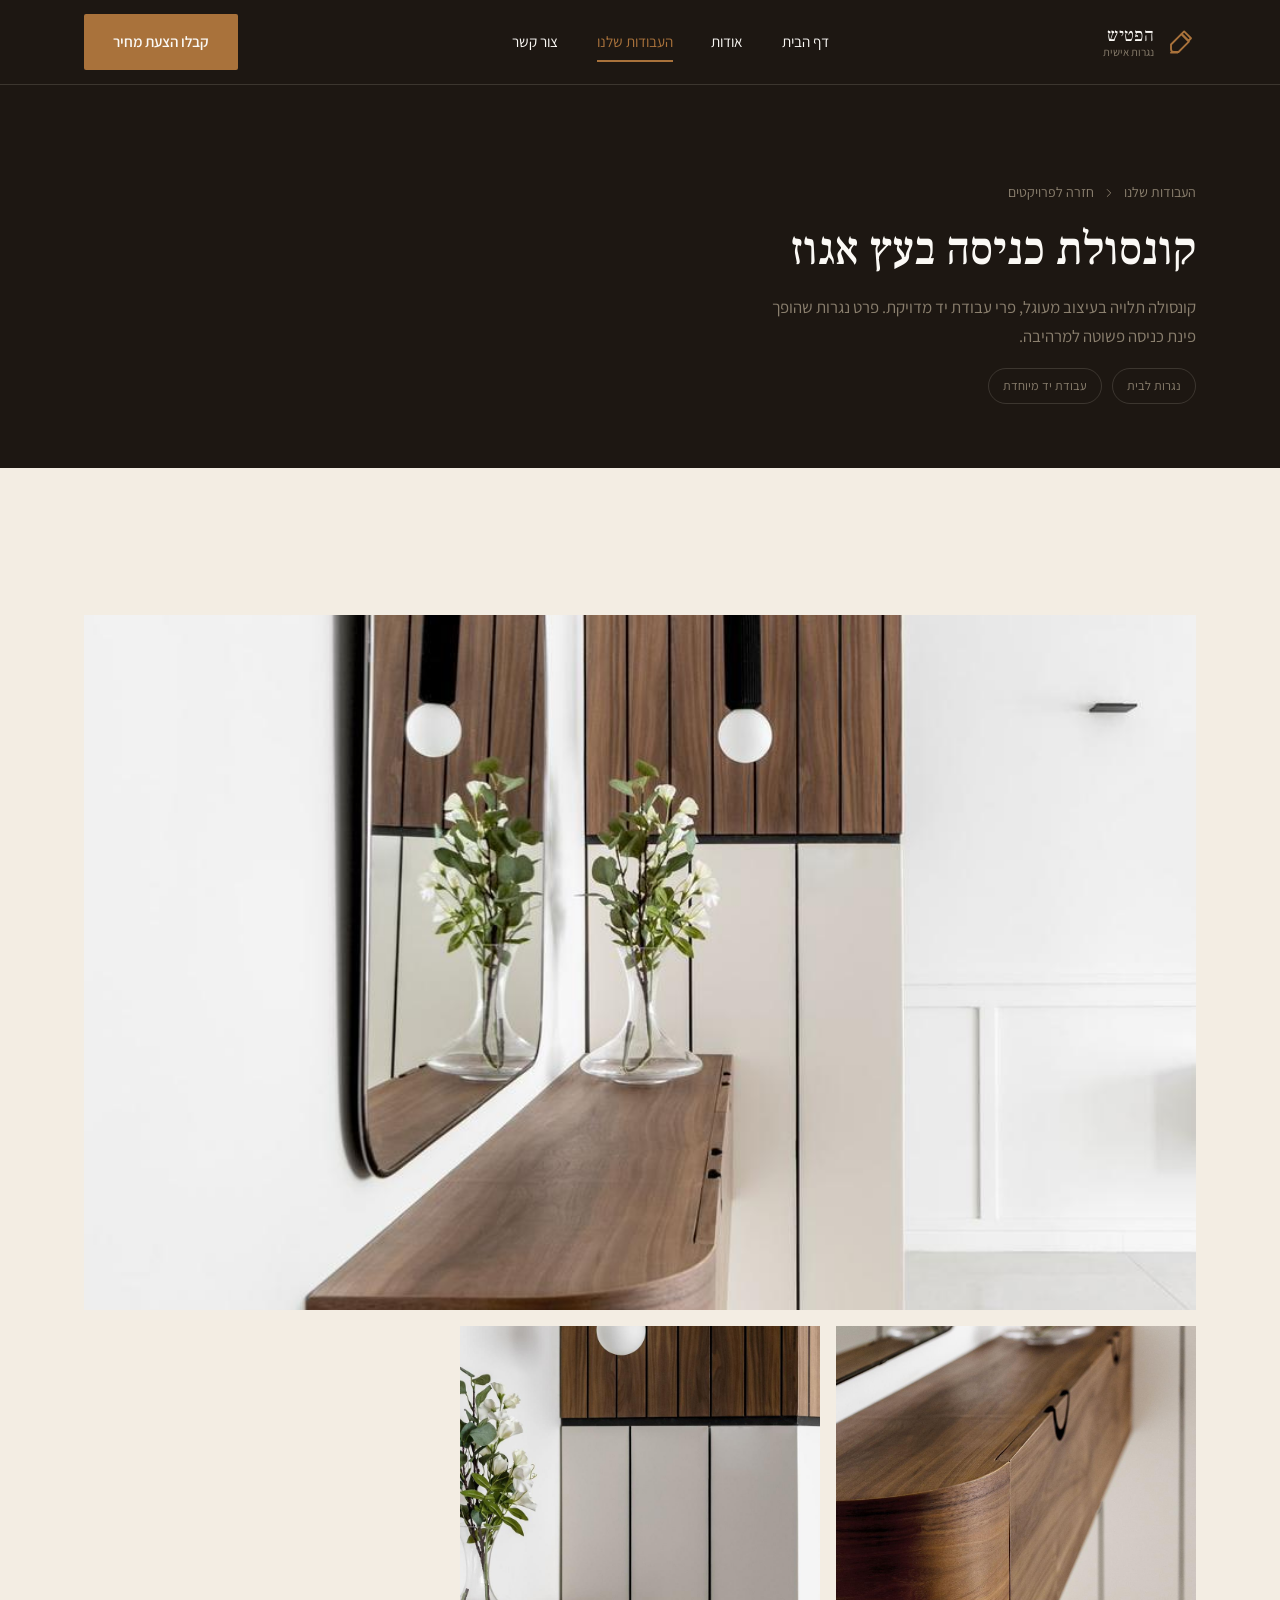
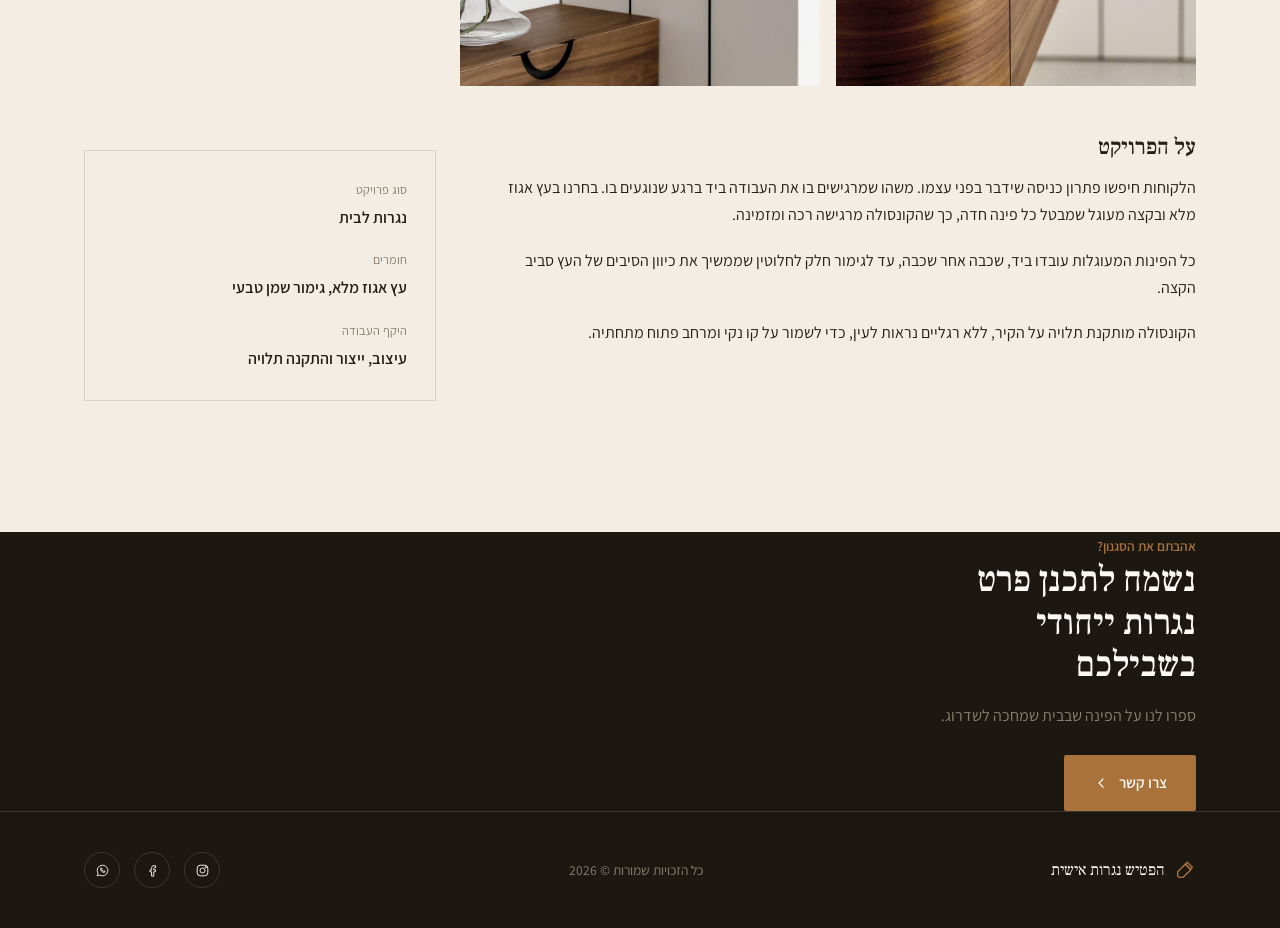
<file: project-console.html>
<!doctype html>
<html lang="he" dir="rtl">
<head>
  <meta charset="UTF-8" />
  <meta name="viewport" content="width=device-width, initial-scale=1" />
  <title>קונסולת כניסה בעץ אגוז | הפטיש נגרות אישית</title>
  <meta name="description" content="קונסולת כניסה בעיצוב מעוגל מעץ אגוז מלא, עבודת יד מדויקת מבית הפטיש." />
  <link rel="preconnect" href="https://fonts.googleapis.com" />
  <link rel="preconnect" href="https://fonts.gstatic.com" crossorigin />
  <link href="https://fonts.googleapis.com/css2?family=Frank+Ruhl+Libre:wght@400;500;600&family=Assistant:wght@400;500;600;700&display=swap" rel="stylesheet" />
  <link rel="stylesheet" href="css/style.css" />
</head>
<body>

  <header class="site-header">
    <div class="container">
      <a href="index.html" class="brand">
        <svg class="brand-mark" viewBox="0 0 24 24" fill="none" stroke="currentColor" stroke-width="1.5"><path d="M14.5 3.5 20 9l-2 2-5.5-5.5 2-2Z" stroke-linejoin="round"/><path d="M12.3 5.7 4 14v3.5a2.5 2.5 0 0 0 2.5 2.5H10l8.3-8.3-6-6Z" stroke-linejoin="round"/><path d="M4 20.5h5" stroke-linecap="round"/></svg>
        <span class="brand-text">
          <span class="brand-name">הפטיש</span>
          <span class="brand-tagline">נגרות אישית</span>
        </span>
      </a>
      <nav class="main-nav" aria-label="ניווט ראשי">
        <a href="index.html">דף הבית</a>
        <a href="about.html">אודות</a>
        <a href="projects.html" class="is-active">העבודות שלנו</a>
        <a href="contact.html">צור קשר</a>
      </nav>
      <div class="header-cta">
        <a href="contact.html" class="btn btn--solid">קבלו הצעת מחיר</a>
        <button class="nav-toggle" aria-label="פתיחת ניווט" aria-expanded="false">
          <svg viewBox="0 0 24 24" fill="none" stroke="currentColor" stroke-width="1.6" stroke-linecap="round"><path d="M4 7h16M4 12h16M4 17h16"/></svg>
        </button>
      </div>
    </div>
  </header>

  <div class="mobile-nav" id="mobileNav">
    <div class="mobile-nav-top">
      <a href="index.html" class="brand">
        <svg class="brand-mark" viewBox="0 0 24 24" fill="none" stroke="currentColor" stroke-width="1.5"><path d="M14.5 3.5 20 9l-2 2-5.5-5.5 2-2Z"/><path d="M12.3 5.7 4 14v3.5a2.5 2.5 0 0 0 2.5 2.5H10l8.3-8.3-6-6Z"/></svg>
        <span class="brand-text"><span class="brand-name">הפטיש</span><span class="brand-tagline">נגרות אישית</span></span>
      </a>
      <button class="mobile-nav-close" aria-label="סגירת ניווט">
        <svg viewBox="0 0 24 24" fill="none" stroke="currentColor" stroke-width="1.6" stroke-linecap="round"><path d="M6 6l12 12M18 6L6 18"/></svg>
      </button>
    </div>
    <ul class="mobile-nav-links">
      <li><a href="index.html">דף הבית</a></li>
      <li><a href="about.html">אודות</a></li>
      <li><a href="projects.html" class="is-active">העבודות שלנו</a></li>
      <li><a href="contact.html">צור קשר</a></li>
    </ul>
    <div class="mobile-nav-foot">
      <div class="mobile-nav-socials">
        <a href="https://www.instagram.com/hapatish.nagarut_/" target="_blank" rel="noopener" aria-label="אינסטגרם"><svg viewBox="0 0 24 24" fill="none" stroke="currentColor" stroke-width="1.5"><rect x="3.5" y="3.5" width="17" height="17" rx="5"/><circle cx="12" cy="12" r="4"/><circle cx="17.2" cy="6.8" r="1"/></svg></a>
        <a href="https://www.facebook.com/hapatish.nagarut" target="_blank" rel="noopener" aria-label="פייסבוק"><svg viewBox="0 0 24 24" fill="none" stroke="currentColor" stroke-width="1.5"><path d="M14 21v-7h2.5l.5-3H14V9c0-1 .3-1.7 1.8-1.7H17V4.3c-.3 0-1.3-.1-2.5-.1-2.5 0-4 1.5-4 4.3V11H8v3h2.5v7H14Z" stroke-linejoin="round"/></svg></a>
        <a href="https://wa.me/972546619935" target="_blank" rel="noopener" aria-label="וואטסאפ"><svg viewBox="0 0 24 24" fill="none" stroke="currentColor" stroke-width="1.4"><path d="M12 3.5a8.5 8.5 0 0 0-7.3 12.9L3.5 20.5l4.2-1.2A8.5 8.5 0 1 0 12 3.5Z" stroke-linejoin="round"/><path d="M9 9.3c0 3.4 2.3 5.7 5.7 5.7.7 0 1.3-.5 1.3-1.3v-.6l-2-.6-.5.7c-1.3-.5-2.3-1.5-2.8-2.8l.7-.5-.6-2h-.6c-.7 0-1.2.6-1.2 1.4Z" stroke-linejoin="round"/></svg></a>
      </div>
      <p class="mobile-nav-copy">הפטיש נגרות אישית · כל הזכויות שמורות © 2026</p>
    </div>
  </div>

  <main>
    <section class="page-head">
      <div class="container">
        <div class="breadcrumb">
          <a href="projects.html">העבודות שלנו</a>
          <svg viewBox="0 0 24 24" fill="none" stroke="currentColor" stroke-width="1.6" stroke-linecap="round"><path d="M15 6l-6 6 6 6" transform="rotate(180 12 12)"/></svg>
          חזרה לפרויקטים
        </div>
        <h1>קונסולת כניסה בעץ אגוז</h1>
        <p>קונסולה תלויה בעיצוב מעוגל, פרי עבודת יד מדויקת. פרט נגרות שהופך פינת כניסה פשוטה למרהיבה.</p>
        <div class="page-head-tags">
          <span>נגרות לבית</span>
          <span>עבודת יד מיוחדת</span>
        </div>
      </div>
    </section>

    <section class="section">
      <div class="container">
        <div class="detail-gallery">
          <div class="ph-block ph-block--wide ph-block--photo"><img class="ph-img" src="images/console-wide.jpg" alt="קונסולת כניסה, מבט כללי" /></div>
          <div class="ph-block ph-block--square ph-block--photo"><img class="ph-img" src="images/console-detail.jpg" alt="פרט עבודת עץ אגוז" /></div>
          <div class="ph-block ph-block--square ph-block--photo"><img class="ph-img" src="images/console-detail-2.jpg" alt="פרט נוסף של הקונסולה" /></div>
        </div>

        <div class="detail-body">
          <div class="detail-copy">
            <h2>על הפרויקט</h2>
            <p>הלקוחות חיפשו פתרון כניסה שידבר בפני עצמו. משהו שמרגישים בו את העבודה ביד ברגע שנוגעים בו. בחרנו בעץ אגוז מלא ובקצה מעוגל שמבטל כל פינה חדה, כך שהקונסולה מרגישה רכה ומזמינה.</p>
            <p>כל הפינות המעוגלות עובדו ביד, שכבה אחר שכבה, עד לגימור חלק לחלוטין שממשיך את כיוון הסיבים של העץ סביב הקצה.</p>
            <p>הקונסולה מותקנת תלויה על הקיר, ללא רגליים נראות לעין, כדי לשמור על קו נקי ומרחב פתוח מתחתיה.</p>
          </div>
          <dl class="detail-facts">
            <dt>סוג פרויקט</dt>
            <dd>נגרות לבית</dd>
            <dt>חומרים</dt>
            <dd>עץ אגוז מלא, גימור שמן טבעי</dd>
            <dt>היקף העבודה</dt>
            <dd>עיצוב, ייצור והתקנה תלויה</dd>
          </dl>
        </div>
      </div>
    </section>

    <section class="cta-band">
      <div class="container">
        <div class="cta-grid">
          <div class="cta-copy">
            <span class="eyebrow">אהבתם את הסגנון?</span>
            <h2>נשמח לתכנן פרט נגרות ייחודי בשבילכם</h2>
            <p>ספרו לנו על הפינה שבבית שמחכה לשדרוג.</p>
            <a href="contact.html" class="btn btn--solid">
              צרו קשר
              <svg class="btn-icon" viewBox="0 0 24 24" fill="none" stroke="currentColor" stroke-width="1.8" stroke-linecap="round"><path d="M15 6l-6 6 6 6"/></svg>
            </a>
          </div>
        </div>
      </div>
    </section>
  </main>

  <footer class="site-footer">
    <div class="container footer-row">
      <a href="index.html" class="footer-brand">
        <svg viewBox="0 0 24 24" fill="none" stroke="currentColor" stroke-width="1.5"><path d="M14.5 3.5 20 9l-2 2-5.5-5.5 2-2Z"/><path d="M12.3 5.7 4 14v3.5a2.5 2.5 0 0 0 2.5 2.5H10l8.3-8.3-6-6Z"/></svg>
        הפטיש נגרות אישית
      </a>
      <p class="footer-copy">כל הזכויות שמורות © 2026</p>
      <div class="footer-socials">
        <a href="https://www.instagram.com/hapatish.nagarut_/" target="_blank" rel="noopener" aria-label="אינסטגרם"><svg viewBox="0 0 24 24" fill="none" stroke="currentColor" stroke-width="1.5"><rect x="3.5" y="3.5" width="17" height="17" rx="5"/><circle cx="12" cy="12" r="4"/><circle cx="17.2" cy="6.8" r="1"/></svg></a>
        <a href="https://www.facebook.com/hapatish.nagarut" target="_blank" rel="noopener" aria-label="פייסבוק"><svg viewBox="0 0 24 24" fill="none" stroke="currentColor" stroke-width="1.5"><path d="M14 21v-7h2.5l.5-3H14V9c0-1 .3-1.7 1.8-1.7H17V4.3c-.3 0-1.3-.1-2.5-.1-2.5 0-4 1.5-4 4.3V11H8v3h2.5v7H14Z" stroke-linejoin="round"/></svg></a>
        <a href="https://wa.me/972546619935" target="_blank" rel="noopener" aria-label="וואטסאפ"><svg viewBox="0 0 24 24" fill="none" stroke="currentColor" stroke-width="1.4"><path d="M12 3.5a8.5 8.5 0 0 0-7.3 12.9L3.5 20.5l4.2-1.2A8.5 8.5 0 1 0 12 3.5Z" stroke-linejoin="round"/><path d="M9 9.3c0 3.4 2.3 5.7 5.7 5.7.7 0 1.3-.5 1.3-1.3v-.6l-2-.6-.5.7c-1.3-.5-2.3-1.5-2.8-2.8l.7-.5-.6-2h-.6c-.7 0-1.2.6-1.2 1.4Z" stroke-linejoin="round"/></svg></a>
      </div>
    </div>
  </footer>

  <script src="js/main.js"></script>
</body>
</html>
</file>
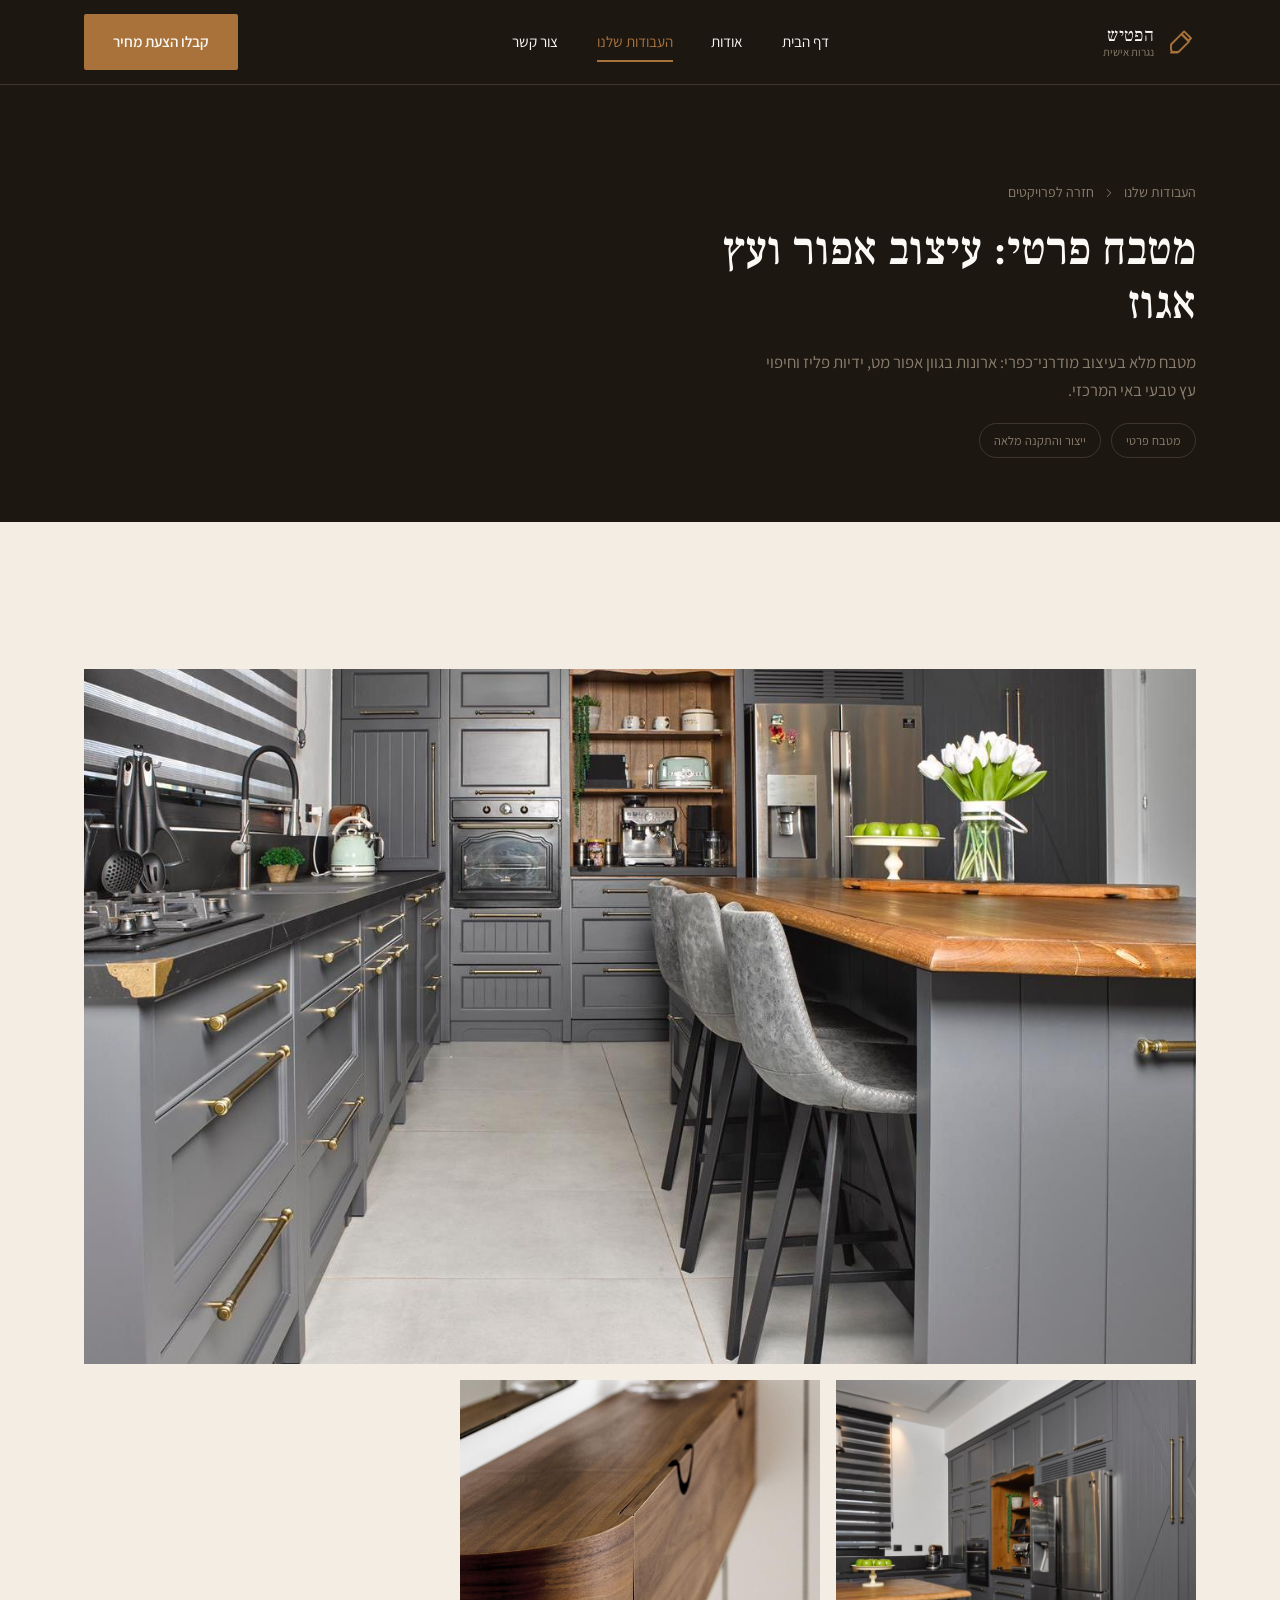
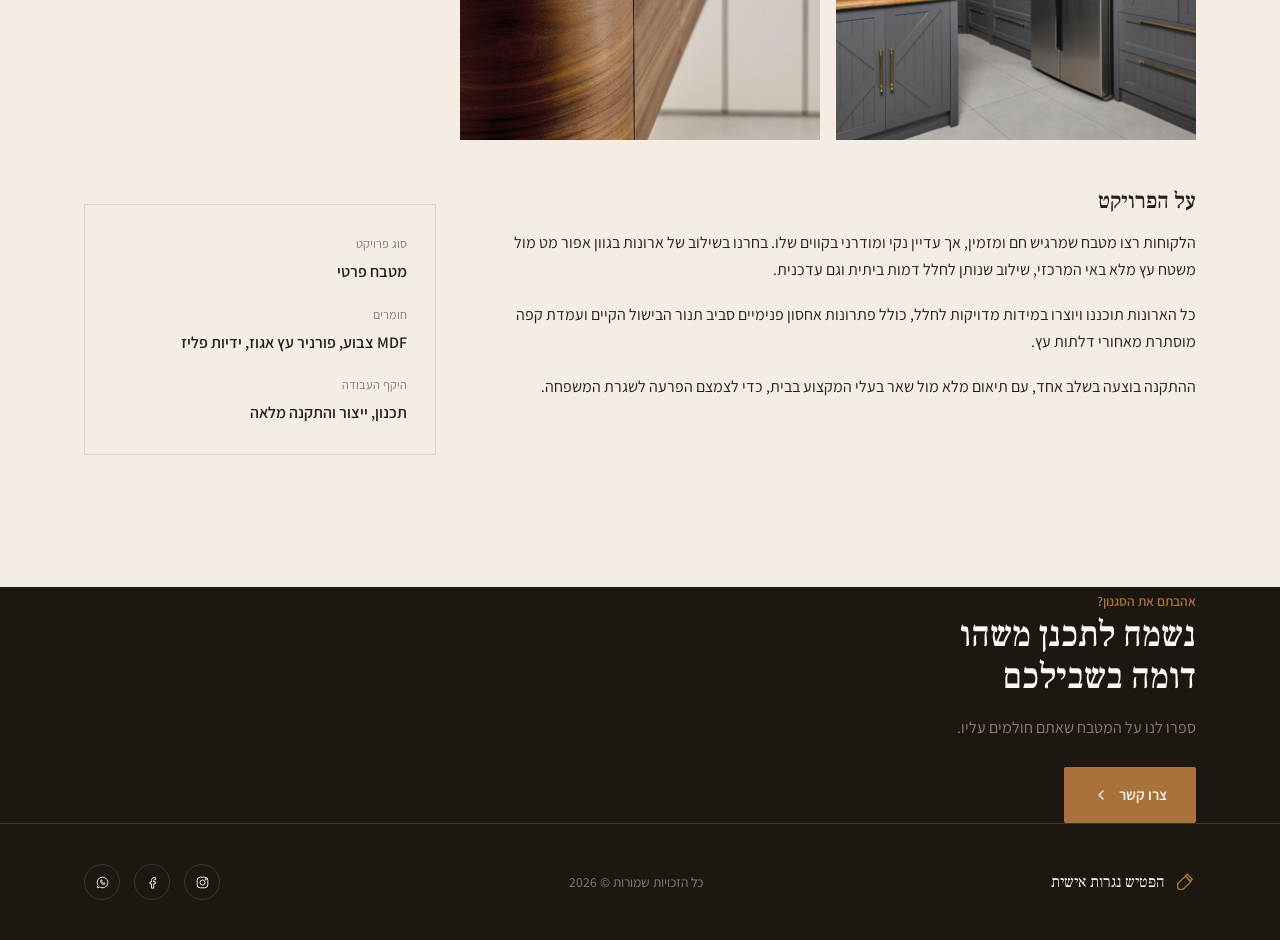
<file: project-kitchen.html>
<!doctype html>
<html lang="he" dir="rtl">
<head>
  <meta charset="UTF-8" />
  <meta name="viewport" content="width=device-width, initial-scale=1" />
  <title>מטבח פרטי | הפטיש נגרות אישית</title>
  <meta name="description" content="מטבח פרטי בעיצוב אפור ועץ אגוז, ייצור והתקנה בהתאמה אישית מלאה מבית הפטיש." />
  <link rel="preconnect" href="https://fonts.googleapis.com" />
  <link rel="preconnect" href="https://fonts.gstatic.com" crossorigin />
  <link href="https://fonts.googleapis.com/css2?family=Frank+Ruhl+Libre:wght@400;500;600&family=Assistant:wght@400;500;600;700&display=swap" rel="stylesheet" />
  <link rel="stylesheet" href="css/style.css" />
</head>
<body>

  <header class="site-header">
    <div class="container">
      <a href="index.html" class="brand">
        <svg class="brand-mark" viewBox="0 0 24 24" fill="none" stroke="currentColor" stroke-width="1.5"><path d="M14.5 3.5 20 9l-2 2-5.5-5.5 2-2Z" stroke-linejoin="round"/><path d="M12.3 5.7 4 14v3.5a2.5 2.5 0 0 0 2.5 2.5H10l8.3-8.3-6-6Z" stroke-linejoin="round"/><path d="M4 20.5h5" stroke-linecap="round"/></svg>
        <span class="brand-text">
          <span class="brand-name">הפטיש</span>
          <span class="brand-tagline">נגרות אישית</span>
        </span>
      </a>
      <nav class="main-nav" aria-label="ניווט ראשי">
        <a href="index.html">דף הבית</a>
        <a href="about.html">אודות</a>
        <a href="projects.html" class="is-active">העבודות שלנו</a>
        <a href="contact.html">צור קשר</a>
      </nav>
      <div class="header-cta">
        <a href="contact.html" class="btn btn--solid">קבלו הצעת מחיר</a>
        <button class="nav-toggle" aria-label="פתיחת ניווט" aria-expanded="false">
          <svg viewBox="0 0 24 24" fill="none" stroke="currentColor" stroke-width="1.6" stroke-linecap="round"><path d="M4 7h16M4 12h16M4 17h16"/></svg>
        </button>
      </div>
    </div>
  </header>

  <div class="mobile-nav" id="mobileNav">
    <div class="mobile-nav-top">
      <a href="index.html" class="brand">
        <svg class="brand-mark" viewBox="0 0 24 24" fill="none" stroke="currentColor" stroke-width="1.5"><path d="M14.5 3.5 20 9l-2 2-5.5-5.5 2-2Z"/><path d="M12.3 5.7 4 14v3.5a2.5 2.5 0 0 0 2.5 2.5H10l8.3-8.3-6-6Z"/></svg>
        <span class="brand-text"><span class="brand-name">הפטיש</span><span class="brand-tagline">נגרות אישית</span></span>
      </a>
      <button class="mobile-nav-close" aria-label="סגירת ניווט">
        <svg viewBox="0 0 24 24" fill="none" stroke="currentColor" stroke-width="1.6" stroke-linecap="round"><path d="M6 6l12 12M18 6L6 18"/></svg>
      </button>
    </div>
    <ul class="mobile-nav-links">
      <li><a href="index.html">דף הבית</a></li>
      <li><a href="about.html">אודות</a></li>
      <li><a href="projects.html" class="is-active">העבודות שלנו</a></li>
      <li><a href="contact.html">צור קשר</a></li>
    </ul>
    <div class="mobile-nav-foot">
      <div class="mobile-nav-socials">
        <a href="https://www.instagram.com/hapatish.nagarut_/" target="_blank" rel="noopener" aria-label="אינסטגרם"><svg viewBox="0 0 24 24" fill="none" stroke="currentColor" stroke-width="1.5"><rect x="3.5" y="3.5" width="17" height="17" rx="5"/><circle cx="12" cy="12" r="4"/><circle cx="17.2" cy="6.8" r="1"/></svg></a>
        <a href="https://www.facebook.com/hapatish.nagarut" target="_blank" rel="noopener" aria-label="פייסבוק"><svg viewBox="0 0 24 24" fill="none" stroke="currentColor" stroke-width="1.5"><path d="M14 21v-7h2.5l.5-3H14V9c0-1 .3-1.7 1.8-1.7H17V4.3c-.3 0-1.3-.1-2.5-.1-2.5 0-4 1.5-4 4.3V11H8v3h2.5v7H14Z" stroke-linejoin="round"/></svg></a>
        <a href="https://wa.me/972546619935" target="_blank" rel="noopener" aria-label="וואטסאפ"><svg viewBox="0 0 24 24" fill="none" stroke="currentColor" stroke-width="1.4"><path d="M12 3.5a8.5 8.5 0 0 0-7.3 12.9L3.5 20.5l4.2-1.2A8.5 8.5 0 1 0 12 3.5Z" stroke-linejoin="round"/><path d="M9 9.3c0 3.4 2.3 5.7 5.7 5.7.7 0 1.3-.5 1.3-1.3v-.6l-2-.6-.5.7c-1.3-.5-2.3-1.5-2.8-2.8l.7-.5-.6-2h-.6c-.7 0-1.2.6-1.2 1.4Z" stroke-linejoin="round"/></svg></a>
      </div>
      <p class="mobile-nav-copy">הפטיש נגרות אישית · כל הזכויות שמורות © 2026</p>
    </div>
  </div>

  <main>
    <section class="page-head">
      <div class="container">
        <div class="breadcrumb">
          <a href="projects.html">העבודות שלנו</a>
          <svg viewBox="0 0 24 24" fill="none" stroke="currentColor" stroke-width="1.6" stroke-linecap="round"><path d="M15 6l-6 6 6 6" transform="rotate(180 12 12)"/></svg>
          חזרה לפרויקטים
        </div>
        <h1>מטבח פרטי: עיצוב אפור ועץ אגוז</h1>
        <p>מטבח מלא בעיצוב מודרני־כפרי: ארונות בגוון אפור מט, ידיות פליז וחיפוי עץ טבעי באי המרכזי.</p>
        <div class="page-head-tags">
          <span>מטבח פרטי</span>
          <span>ייצור והתקנה מלאה</span>
        </div>
      </div>
    </section>

    <section class="section">
      <div class="container">
        <div class="detail-gallery">
          <div class="ph-block ph-block--wide ph-block--photo"><img class="ph-img" src="images/kitchen-wide.jpg" alt="מטבח פרטי, מבט כללי" /></div>
          <div class="ph-block ph-block--square ph-block--photo"><img class="ph-img" src="images/kitchen-detail.jpg" alt="פרט מטבח - ארונות ומדפים" /></div>
          <div class="ph-block ph-block--square ph-block--photo"><img class="ph-img" src="images/console-detail.jpg" alt="פרט עבודת עץ אגוז" /></div>
        </div>

        <div class="detail-body">
          <div class="detail-copy">
            <h2>על הפרויקט</h2>
            <p>הלקוחות רצו מטבח שמרגיש חם ומזמין, אך עדיין נקי ומודרני בקווים שלו. בחרנו בשילוב של ארונות בגוון אפור מט מול משטח עץ מלא באי המרכזי, שילוב שנותן לחלל דמות ביתית וגם עדכנית.</p>
            <p>כל הארונות תוכננו ויוצרו במידות מדויקות לחלל, כולל פתרונות אחסון פנימיים סביב תנור הבישול הקיים ועמדת קפה מוסתרת מאחורי דלתות עץ.</p>
            <p>ההתקנה בוצעה בשלב אחד, עם תיאום מלא מול שאר בעלי המקצוע בבית, כדי לצמצם הפרעה לשגרת המשפחה.</p>
          </div>
          <dl class="detail-facts">
            <dt>סוג פרויקט</dt>
            <dd>מטבח פרטי</dd>
            <dt>חומרים</dt>
            <dd>MDF צבוע, פורניר עץ אגוז, ידיות פליז</dd>
            <dt>היקף העבודה</dt>
            <dd>תכנון, ייצור והתקנה מלאה</dd>
          </dl>
        </div>
      </div>
    </section>

    <section class="cta-band">
      <div class="container">
        <div class="cta-grid">
          <div class="cta-copy">
            <span class="eyebrow">אהבתם את הסגנון?</span>
            <h2>נשמח לתכנן משהו דומה בשבילכם</h2>
            <p>ספרו לנו על המטבח שאתם חולמים עליו.</p>
            <a href="contact.html" class="btn btn--solid">
              צרו קשר
              <svg class="btn-icon" viewBox="0 0 24 24" fill="none" stroke="currentColor" stroke-width="1.8" stroke-linecap="round"><path d="M15 6l-6 6 6 6"/></svg>
            </a>
          </div>
        </div>
      </div>
    </section>
  </main>

  <footer class="site-footer">
    <div class="container footer-row">
      <a href="index.html" class="footer-brand">
        <svg viewBox="0 0 24 24" fill="none" stroke="currentColor" stroke-width="1.5"><path d="M14.5 3.5 20 9l-2 2-5.5-5.5 2-2Z"/><path d="M12.3 5.7 4 14v3.5a2.5 2.5 0 0 0 2.5 2.5H10l8.3-8.3-6-6Z"/></svg>
        הפטיש נגרות אישית
      </a>
      <p class="footer-copy">כל הזכויות שמורות © 2026</p>
      <div class="footer-socials">
        <a href="https://www.instagram.com/hapatish.nagarut_/" target="_blank" rel="noopener" aria-label="אינסטגרם"><svg viewBox="0 0 24 24" fill="none" stroke="currentColor" stroke-width="1.5"><rect x="3.5" y="3.5" width="17" height="17" rx="5"/><circle cx="12" cy="12" r="4"/><circle cx="17.2" cy="6.8" r="1"/></svg></a>
        <a href="https://www.facebook.com/hapatish.nagarut" target="_blank" rel="noopener" aria-label="פייסבוק"><svg viewBox="0 0 24 24" fill="none" stroke="currentColor" stroke-width="1.5"><path d="M14 21v-7h2.5l.5-3H14V9c0-1 .3-1.7 1.8-1.7H17V4.3c-.3 0-1.3-.1-2.5-.1-2.5 0-4 1.5-4 4.3V11H8v3h2.5v7H14Z" stroke-linejoin="round"/></svg></a>
        <a href="https://wa.me/972546619935" target="_blank" rel="noopener" aria-label="וואטסאפ"><svg viewBox="0 0 24 24" fill="none" stroke="currentColor" stroke-width="1.4"><path d="M12 3.5a8.5 8.5 0 0 0-7.3 12.9L3.5 20.5l4.2-1.2A8.5 8.5 0 1 0 12 3.5Z" stroke-linejoin="round"/><path d="M9 9.3c0 3.4 2.3 5.7 5.7 5.7.7 0 1.3-.5 1.3-1.3v-.6l-2-.6-.5.7c-1.3-.5-2.3-1.5-2.8-2.8l.7-.5-.6-2h-.6c-.7 0-1.2.6-1.2 1.4Z" stroke-linejoin="round"/></svg></a>
      </div>
    </div>
  </footer>

  <script src="js/main.js"></script>
</body>
</html>
</file>
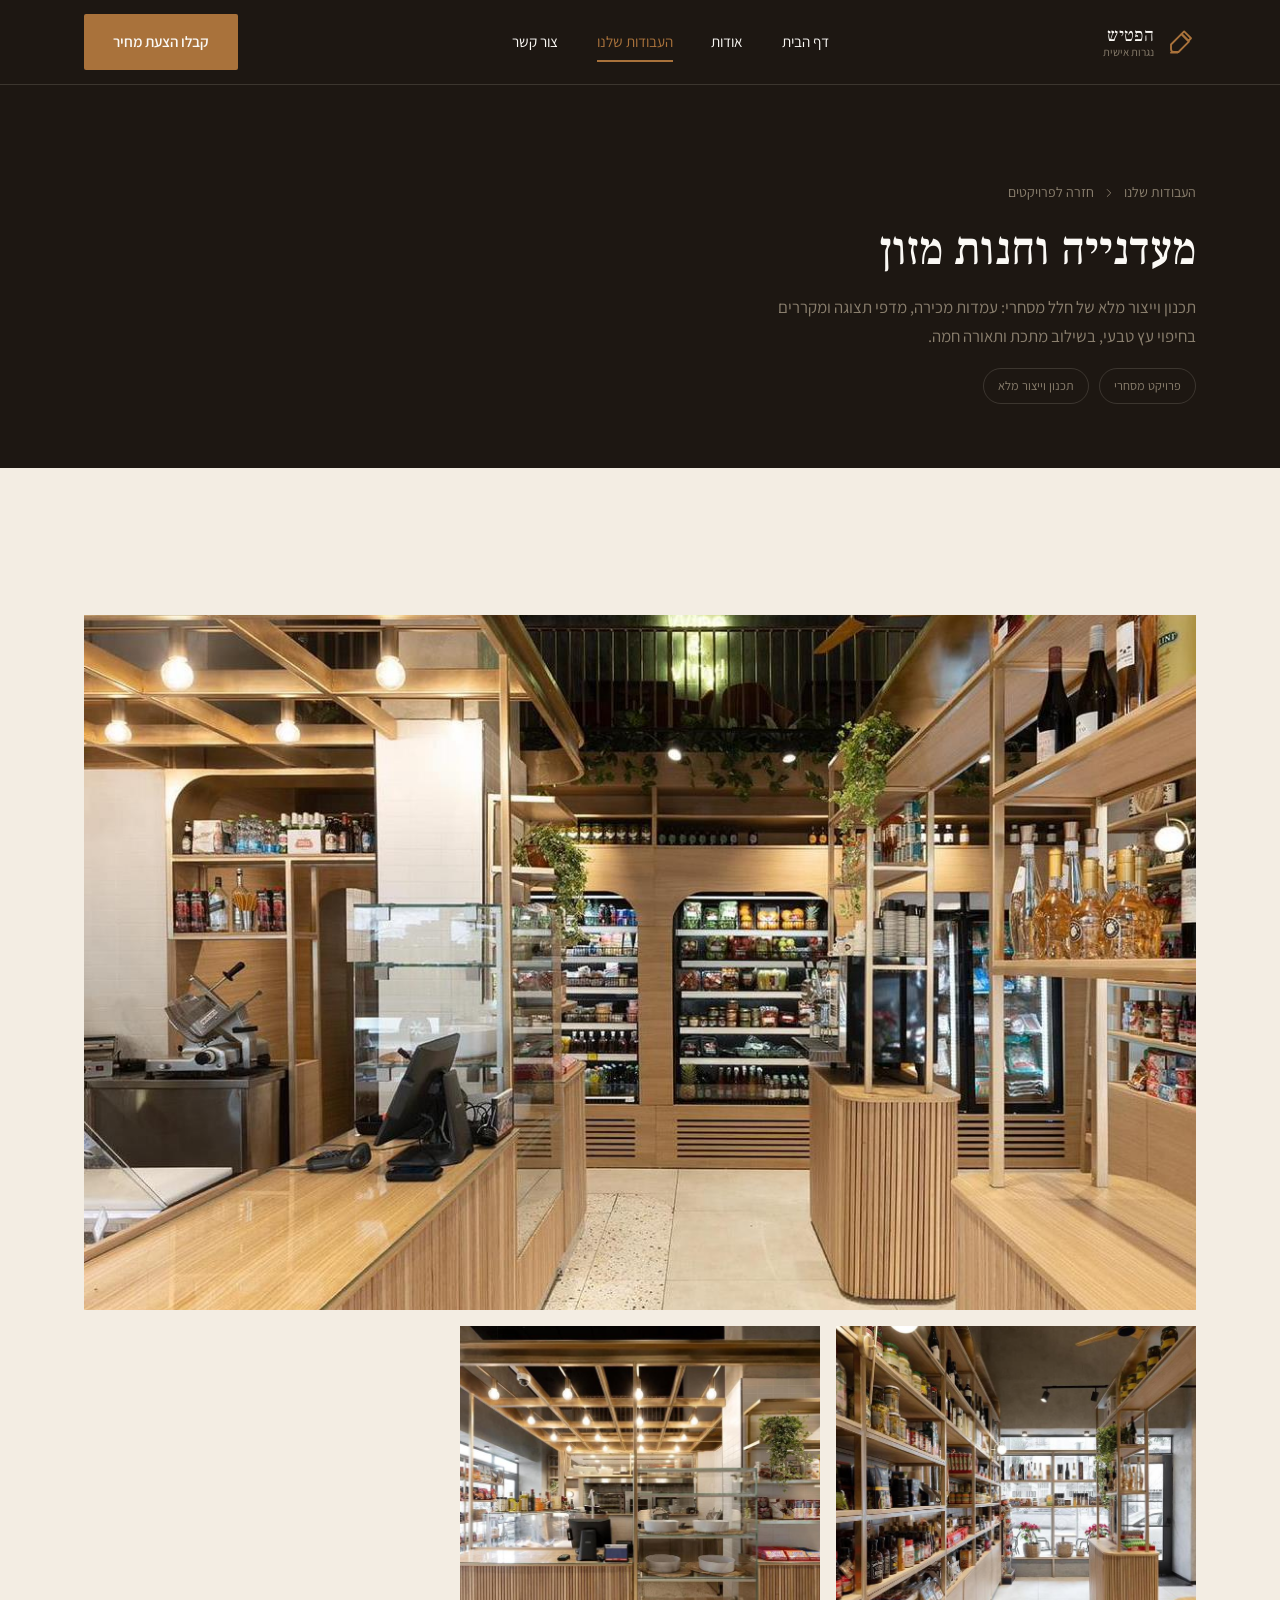
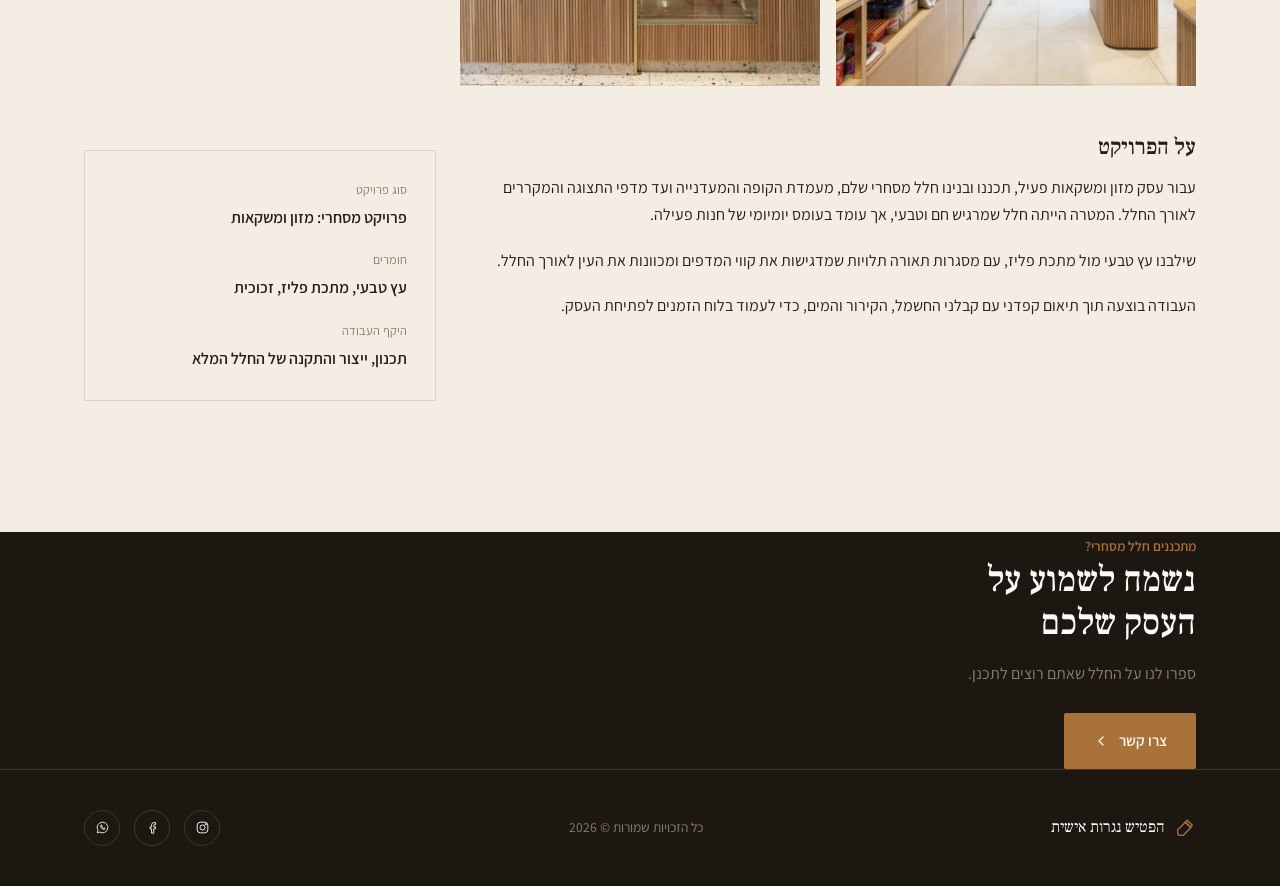
<file: project-retail-deli.html>
<!doctype html>
<html lang="he" dir="rtl">
<head>
  <meta charset="UTF-8" />
  <meta name="viewport" content="width=device-width, initial-scale=1" />
  <title>מעדנייה וחנות מזון | הפטיש נגרות אישית</title>
  <meta name="description" content="תכנון וייצור חלל מסחרי לחנות מזון ומעדנייה: עמדות עץ, מדפים ותאורה מבית הפטיש." />
  <link rel="preconnect" href="https://fonts.googleapis.com" />
  <link rel="preconnect" href="https://fonts.gstatic.com" crossorigin />
  <link href="https://fonts.googleapis.com/css2?family=Frank+Ruhl+Libre:wght@400;500;600&family=Assistant:wght@400;500;600;700&display=swap" rel="stylesheet" />
  <link rel="stylesheet" href="css/style.css" />
</head>
<body>

  <header class="site-header">
    <div class="container">
      <a href="index.html" class="brand">
        <svg class="brand-mark" viewBox="0 0 24 24" fill="none" stroke="currentColor" stroke-width="1.5"><path d="M14.5 3.5 20 9l-2 2-5.5-5.5 2-2Z" stroke-linejoin="round"/><path d="M12.3 5.7 4 14v3.5a2.5 2.5 0 0 0 2.5 2.5H10l8.3-8.3-6-6Z" stroke-linejoin="round"/><path d="M4 20.5h5" stroke-linecap="round"/></svg>
        <span class="brand-text">
          <span class="brand-name">הפטיש</span>
          <span class="brand-tagline">נגרות אישית</span>
        </span>
      </a>
      <nav class="main-nav" aria-label="ניווט ראשי">
        <a href="index.html">דף הבית</a>
        <a href="about.html">אודות</a>
        <a href="projects.html" class="is-active">העבודות שלנו</a>
        <a href="contact.html">צור קשר</a>
      </nav>
      <div class="header-cta">
        <a href="contact.html" class="btn btn--solid">קבלו הצעת מחיר</a>
        <button class="nav-toggle" aria-label="פתיחת ניווט" aria-expanded="false">
          <svg viewBox="0 0 24 24" fill="none" stroke="currentColor" stroke-width="1.6" stroke-linecap="round"><path d="M4 7h16M4 12h16M4 17h16"/></svg>
        </button>
      </div>
    </div>
  </header>

  <div class="mobile-nav" id="mobileNav">
    <div class="mobile-nav-top">
      <a href="index.html" class="brand">
        <svg class="brand-mark" viewBox="0 0 24 24" fill="none" stroke="currentColor" stroke-width="1.5"><path d="M14.5 3.5 20 9l-2 2-5.5-5.5 2-2Z"/><path d="M12.3 5.7 4 14v3.5a2.5 2.5 0 0 0 2.5 2.5H10l8.3-8.3-6-6Z"/></svg>
        <span class="brand-text"><span class="brand-name">הפטיש</span><span class="brand-tagline">נגרות אישית</span></span>
      </a>
      <button class="mobile-nav-close" aria-label="סגירת ניווט">
        <svg viewBox="0 0 24 24" fill="none" stroke="currentColor" stroke-width="1.6" stroke-linecap="round"><path d="M6 6l12 12M18 6L6 18"/></svg>
      </button>
    </div>
    <ul class="mobile-nav-links">
      <li><a href="index.html">דף הבית</a></li>
      <li><a href="about.html">אודות</a></li>
      <li><a href="projects.html" class="is-active">העבודות שלנו</a></li>
      <li><a href="contact.html">צור קשר</a></li>
    </ul>
    <div class="mobile-nav-foot">
      <div class="mobile-nav-socials">
        <a href="https://www.instagram.com/hapatish.nagarut_/" target="_blank" rel="noopener" aria-label="אינסטגרם"><svg viewBox="0 0 24 24" fill="none" stroke="currentColor" stroke-width="1.5"><rect x="3.5" y="3.5" width="17" height="17" rx="5"/><circle cx="12" cy="12" r="4"/><circle cx="17.2" cy="6.8" r="1"/></svg></a>
        <a href="https://www.facebook.com/hapatish.nagarut" target="_blank" rel="noopener" aria-label="פייסבוק"><svg viewBox="0 0 24 24" fill="none" stroke="currentColor" stroke-width="1.5"><path d="M14 21v-7h2.5l.5-3H14V9c0-1 .3-1.7 1.8-1.7H17V4.3c-.3 0-1.3-.1-2.5-.1-2.5 0-4 1.5-4 4.3V11H8v3h2.5v7H14Z" stroke-linejoin="round"/></svg></a>
        <a href="https://wa.me/972546619935" target="_blank" rel="noopener" aria-label="וואטסאפ"><svg viewBox="0 0 24 24" fill="none" stroke="currentColor" stroke-width="1.4"><path d="M12 3.5a8.5 8.5 0 0 0-7.3 12.9L3.5 20.5l4.2-1.2A8.5 8.5 0 1 0 12 3.5Z" stroke-linejoin="round"/><path d="M9 9.3c0 3.4 2.3 5.7 5.7 5.7.7 0 1.3-.5 1.3-1.3v-.6l-2-.6-.5.7c-1.3-.5-2.3-1.5-2.8-2.8l.7-.5-.6-2h-.6c-.7 0-1.2.6-1.2 1.4Z" stroke-linejoin="round"/></svg></a>
      </div>
      <p class="mobile-nav-copy">הפטיש נגרות אישית · כל הזכויות שמורות © 2026</p>
    </div>
  </div>

  <main>
    <section class="page-head">
      <div class="container">
        <div class="breadcrumb">
          <a href="projects.html">העבודות שלנו</a>
          <svg viewBox="0 0 24 24" fill="none" stroke="currentColor" stroke-width="1.6" stroke-linecap="round"><path d="M15 6l-6 6 6 6" transform="rotate(180 12 12)"/></svg>
          חזרה לפרויקטים
        </div>
        <h1>מעדנייה וחנות מזון</h1>
        <p>תכנון וייצור מלא של חלל מסחרי: עמדות מכירה, מדפי תצוגה ומקררים בחיפוי עץ טבעי, בשילוב מתכת ותאורה חמה.</p>
        <div class="page-head-tags">
          <span>פרויקט מסחרי</span>
          <span>תכנון וייצור מלא</span>
        </div>
      </div>
    </section>

    <section class="section">
      <div class="container">
        <div class="detail-gallery">
          <div class="ph-block ph-block--wide ph-block--photo"><img class="ph-img" src="images/retail-deli-wide.jpg" alt="מעדנייה, מבט כללי" /></div>
          <div class="ph-block ph-block--square ph-block--photo"><img class="ph-img" src="images/retail-deli-detail-1.jpg" alt="עמדת קופה" /></div>
          <div class="ph-block ph-block--square ph-block--photo"><img class="ph-img" src="images/retail-deli-detail-2.jpg" alt="מדפי תצוגה" /></div>
        </div>

        <div class="detail-body">
          <div class="detail-copy">
            <h2>על הפרויקט</h2>
            <p>עבור עסק מזון ומשקאות פעיל, תכננו ובנינו חלל מסחרי שלם, מעמדת הקופה והמעדנייה ועד מדפי התצוגה והמקררים לאורך החלל. המטרה הייתה חלל שמרגיש חם וטבעי, אך עומד בעומס יומיומי של חנות פעילה.</p>
            <p>שילבנו עץ טבעי מול מתכת פליז, עם מסגרות תאורה תלויות שמדגישות את קווי המדפים ומכוונות את העין לאורך החלל.</p>
            <p>העבודה בוצעה תוך תיאום קפדני עם קבלני החשמל, הקירור והמים, כדי לעמוד בלוח הזמנים לפתיחת העסק.</p>
          </div>
          <dl class="detail-facts">
            <dt>סוג פרויקט</dt>
            <dd>פרויקט מסחרי: מזון ומשקאות</dd>
            <dt>חומרים</dt>
            <dd>עץ טבעי, מתכת פליז, זכוכית</dd>
            <dt>היקף העבודה</dt>
            <dd>תכנון, ייצור והתקנה של החלל המלא</dd>
          </dl>
        </div>
      </div>
    </section>

    <section class="cta-band">
      <div class="container">
        <div class="cta-grid">
          <div class="cta-copy">
            <span class="eyebrow">מתכננים חלל מסחרי?</span>
            <h2>נשמח לשמוע על העסק שלכם</h2>
            <p>ספרו לנו על החלל שאתם רוצים לתכנן.</p>
            <a href="contact.html" class="btn btn--solid">
              צרו קשר
              <svg class="btn-icon" viewBox="0 0 24 24" fill="none" stroke="currentColor" stroke-width="1.8" stroke-linecap="round"><path d="M15 6l-6 6 6 6"/></svg>
            </a>
          </div>
        </div>
      </div>
    </section>
  </main>

  <footer class="site-footer">
    <div class="container footer-row">
      <a href="index.html" class="footer-brand">
        <svg viewBox="0 0 24 24" fill="none" stroke="currentColor" stroke-width="1.5"><path d="M14.5 3.5 20 9l-2 2-5.5-5.5 2-2Z"/><path d="M12.3 5.7 4 14v3.5a2.5 2.5 0 0 0 2.5 2.5H10l8.3-8.3-6-6Z"/></svg>
        הפטיש נגרות אישית
      </a>
      <p class="footer-copy">כל הזכויות שמורות © 2026</p>
      <div class="footer-socials">
        <a href="https://www.instagram.com/hapatish.nagarut_/" target="_blank" rel="noopener" aria-label="אינסטגרם"><svg viewBox="0 0 24 24" fill="none" stroke="currentColor" stroke-width="1.5"><rect x="3.5" y="3.5" width="17" height="17" rx="5"/><circle cx="12" cy="12" r="4"/><circle cx="17.2" cy="6.8" r="1"/></svg></a>
        <a href="https://www.facebook.com/hapatish.nagarut" target="_blank" rel="noopener" aria-label="פייסבוק"><svg viewBox="0 0 24 24" fill="none" stroke="currentColor" stroke-width="1.5"><path d="M14 21v-7h2.5l.5-3H14V9c0-1 .3-1.7 1.8-1.7H17V4.3c-.3 0-1.3-.1-2.5-.1-2.5 0-4 1.5-4 4.3V11H8v3h2.5v7H14Z" stroke-linejoin="round"/></svg></a>
        <a href="https://wa.me/972546619935" target="_blank" rel="noopener" aria-label="וואטסאפ"><svg viewBox="0 0 24 24" fill="none" stroke="currentColor" stroke-width="1.4"><path d="M12 3.5a8.5 8.5 0 0 0-7.3 12.9L3.5 20.5l4.2-1.2A8.5 8.5 0 1 0 12 3.5Z" stroke-linejoin="round"/><path d="M9 9.3c0 3.4 2.3 5.7 5.7 5.7.7 0 1.3-.5 1.3-1.3v-.6l-2-.6-.5.7c-1.3-.5-2.3-1.5-2.8-2.8l.7-.5-.6-2h-.6c-.7 0-1.2.6-1.2 1.4Z" stroke-linejoin="round"/></svg></a>
      </div>
    </div>
  </footer>

  <script src="js/main.js"></script>
</body>
</html>
</file>
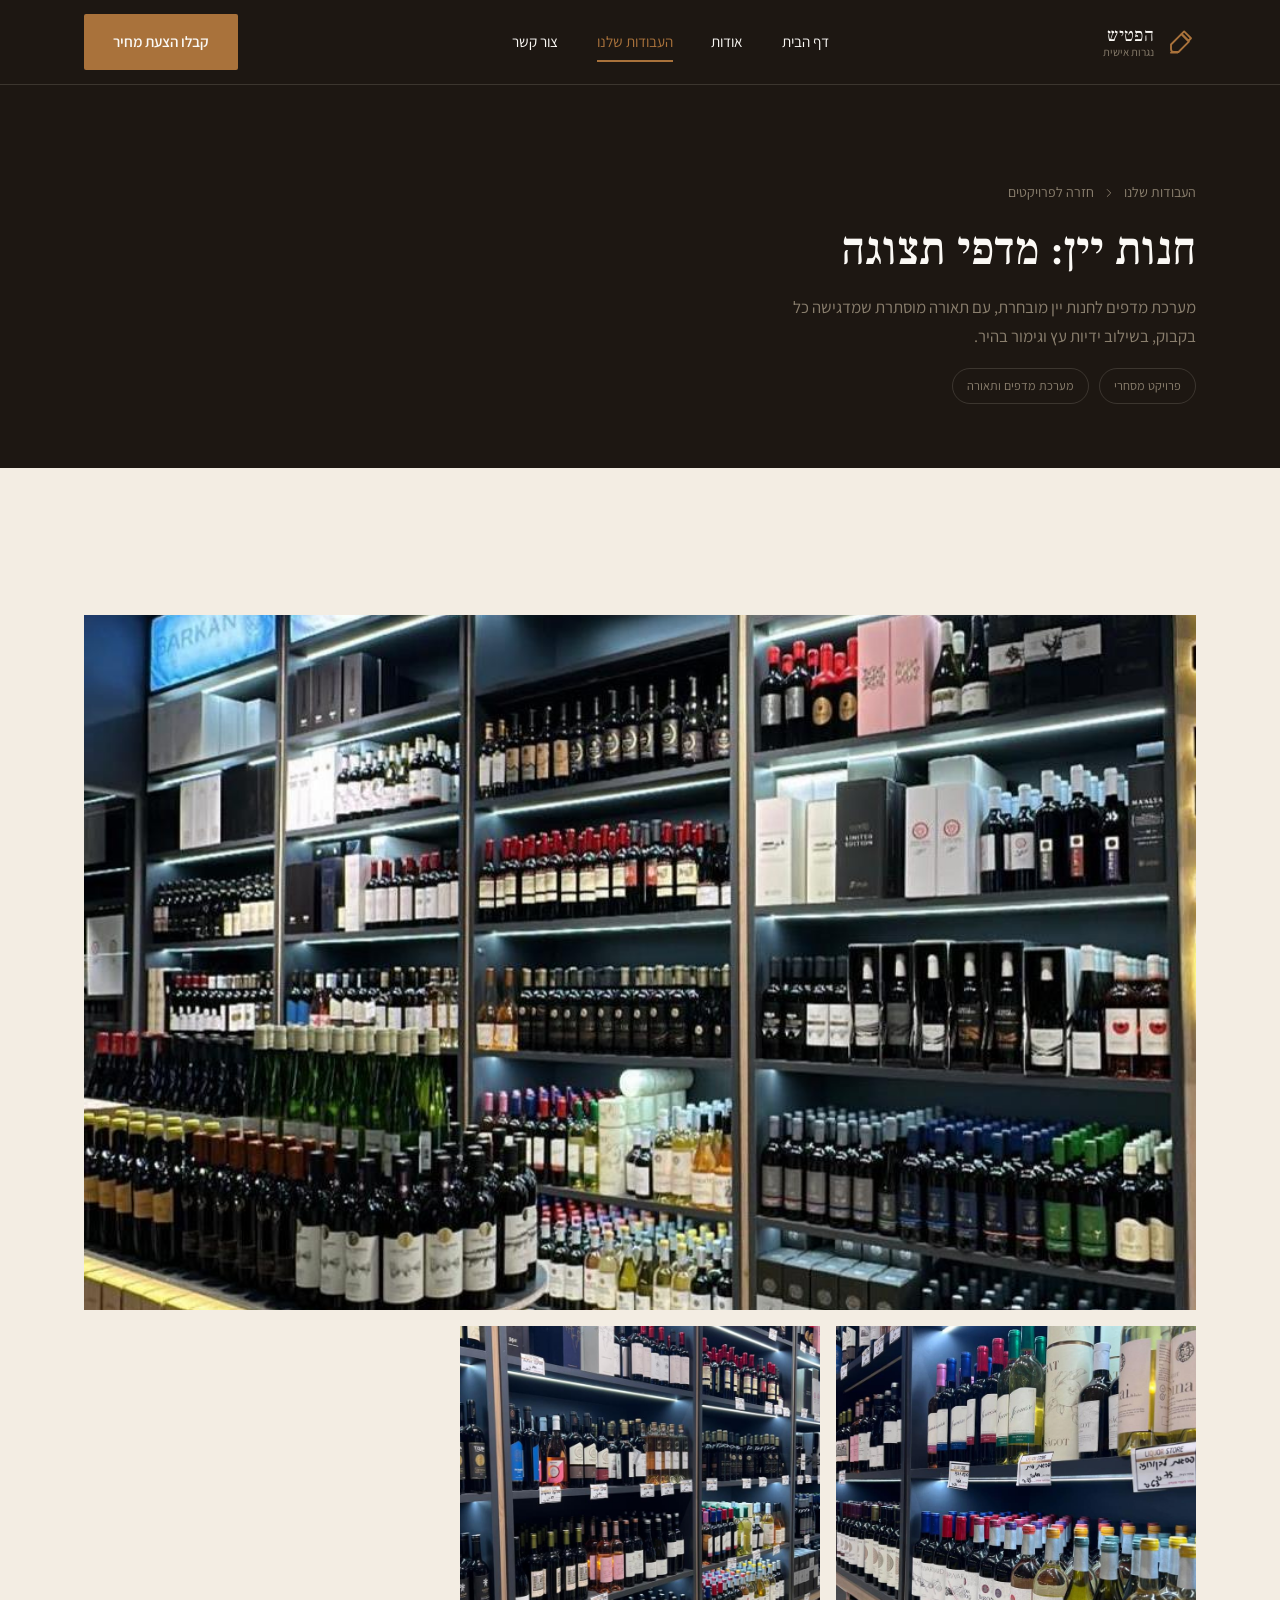
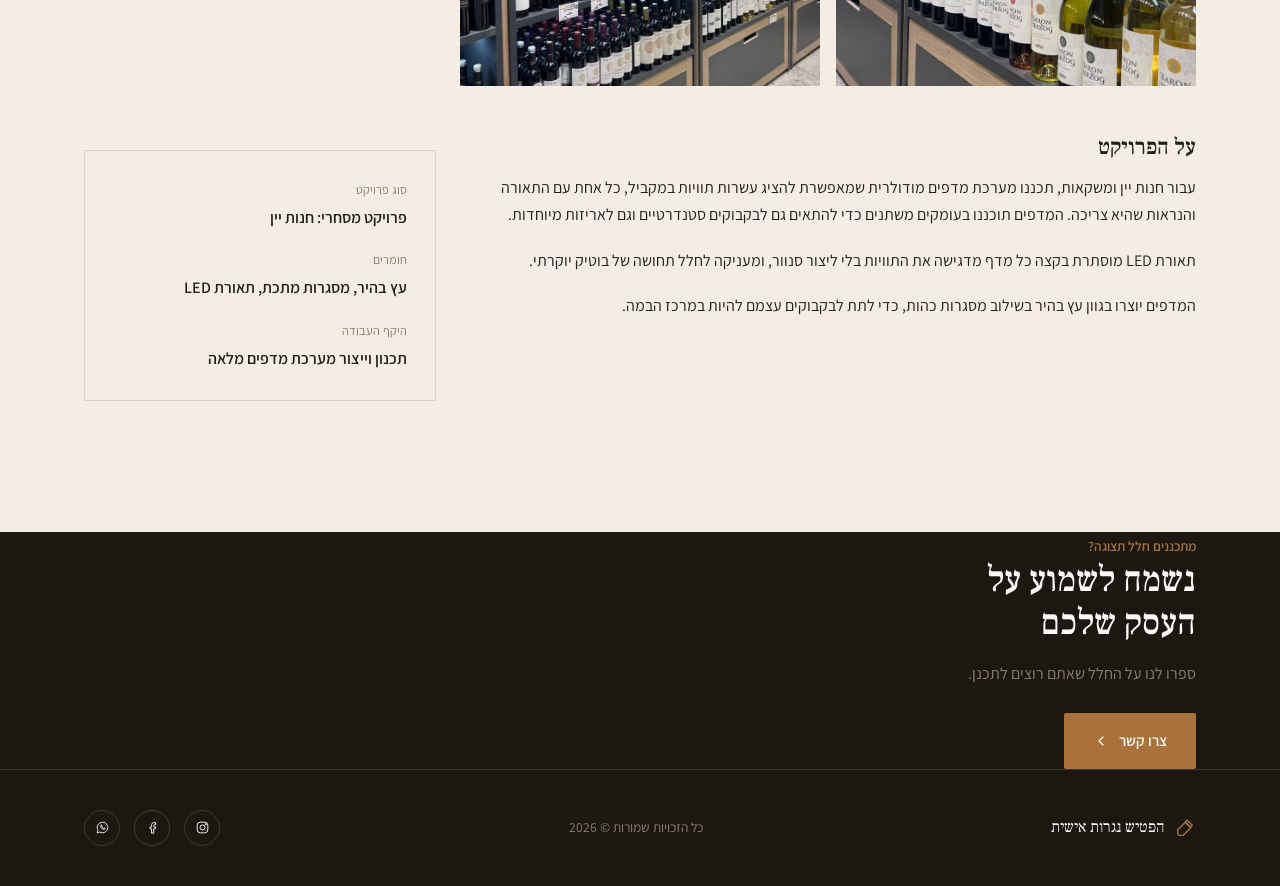
<file: project-retail-wine.html>
<!doctype html>
<html lang="he" dir="rtl">
<head>
  <meta charset="UTF-8" />
  <meta name="viewport" content="width=device-width, initial-scale=1" />
  <title>חנות יין | הפטיש נגרות אישית</title>
  <meta name="description" content="תכנון וייצור מדפי תצוגה לחנות יין: עץ, מתכת ותאורה מודגשת מבית הפטיש." />
  <link rel="preconnect" href="https://fonts.googleapis.com" />
  <link rel="preconnect" href="https://fonts.gstatic.com" crossorigin />
  <link href="https://fonts.googleapis.com/css2?family=Frank+Ruhl+Libre:wght@400;500;600&family=Assistant:wght@400;500;600;700&display=swap" rel="stylesheet" />
  <link rel="stylesheet" href="css/style.css" />
</head>
<body>

  <header class="site-header">
    <div class="container">
      <a href="index.html" class="brand">
        <svg class="brand-mark" viewBox="0 0 24 24" fill="none" stroke="currentColor" stroke-width="1.5"><path d="M14.5 3.5 20 9l-2 2-5.5-5.5 2-2Z" stroke-linejoin="round"/><path d="M12.3 5.7 4 14v3.5a2.5 2.5 0 0 0 2.5 2.5H10l8.3-8.3-6-6Z" stroke-linejoin="round"/><path d="M4 20.5h5" stroke-linecap="round"/></svg>
        <span class="brand-text">
          <span class="brand-name">הפטיש</span>
          <span class="brand-tagline">נגרות אישית</span>
        </span>
      </a>
      <nav class="main-nav" aria-label="ניווט ראשי">
        <a href="index.html">דף הבית</a>
        <a href="about.html">אודות</a>
        <a href="projects.html" class="is-active">העבודות שלנו</a>
        <a href="contact.html">צור קשר</a>
      </nav>
      <div class="header-cta">
        <a href="contact.html" class="btn btn--solid">קבלו הצעת מחיר</a>
        <button class="nav-toggle" aria-label="פתיחת ניווט" aria-expanded="false">
          <svg viewBox="0 0 24 24" fill="none" stroke="currentColor" stroke-width="1.6" stroke-linecap="round"><path d="M4 7h16M4 12h16M4 17h16"/></svg>
        </button>
      </div>
    </div>
  </header>

  <div class="mobile-nav" id="mobileNav">
    <div class="mobile-nav-top">
      <a href="index.html" class="brand">
        <svg class="brand-mark" viewBox="0 0 24 24" fill="none" stroke="currentColor" stroke-width="1.5"><path d="M14.5 3.5 20 9l-2 2-5.5-5.5 2-2Z"/><path d="M12.3 5.7 4 14v3.5a2.5 2.5 0 0 0 2.5 2.5H10l8.3-8.3-6-6Z"/></svg>
        <span class="brand-text"><span class="brand-name">הפטיש</span><span class="brand-tagline">נגרות אישית</span></span>
      </a>
      <button class="mobile-nav-close" aria-label="סגירת ניווט">
        <svg viewBox="0 0 24 24" fill="none" stroke="currentColor" stroke-width="1.6" stroke-linecap="round"><path d="M6 6l12 12M18 6L6 18"/></svg>
      </button>
    </div>
    <ul class="mobile-nav-links">
      <li><a href="index.html">דף הבית</a></li>
      <li><a href="about.html">אודות</a></li>
      <li><a href="projects.html" class="is-active">העבודות שלנו</a></li>
      <li><a href="contact.html">צור קשר</a></li>
    </ul>
    <div class="mobile-nav-foot">
      <div class="mobile-nav-socials">
        <a href="https://www.instagram.com/hapatish.nagarut_/" target="_blank" rel="noopener" aria-label="אינסטגרם"><svg viewBox="0 0 24 24" fill="none" stroke="currentColor" stroke-width="1.5"><rect x="3.5" y="3.5" width="17" height="17" rx="5"/><circle cx="12" cy="12" r="4"/><circle cx="17.2" cy="6.8" r="1"/></svg></a>
        <a href="https://www.facebook.com/hapatish.nagarut" target="_blank" rel="noopener" aria-label="פייסבוק"><svg viewBox="0 0 24 24" fill="none" stroke="currentColor" stroke-width="1.5"><path d="M14 21v-7h2.5l.5-3H14V9c0-1 .3-1.7 1.8-1.7H17V4.3c-.3 0-1.3-.1-2.5-.1-2.5 0-4 1.5-4 4.3V11H8v3h2.5v7H14Z" stroke-linejoin="round"/></svg></a>
        <a href="https://wa.me/972546619935" target="_blank" rel="noopener" aria-label="וואטסאפ"><svg viewBox="0 0 24 24" fill="none" stroke="currentColor" stroke-width="1.4"><path d="M12 3.5a8.5 8.5 0 0 0-7.3 12.9L3.5 20.5l4.2-1.2A8.5 8.5 0 1 0 12 3.5Z" stroke-linejoin="round"/><path d="M9 9.3c0 3.4 2.3 5.7 5.7 5.7.7 0 1.3-.5 1.3-1.3v-.6l-2-.6-.5.7c-1.3-.5-2.3-1.5-2.8-2.8l.7-.5-.6-2h-.6c-.7 0-1.2.6-1.2 1.4Z" stroke-linejoin="round"/></svg></a>
      </div>
      <p class="mobile-nav-copy">הפטיש נגרות אישית · כל הזכויות שמורות © 2026</p>
    </div>
  </div>

  <main>
    <section class="page-head">
      <div class="container">
        <div class="breadcrumb">
          <a href="projects.html">העבודות שלנו</a>
          <svg viewBox="0 0 24 24" fill="none" stroke="currentColor" stroke-width="1.6" stroke-linecap="round"><path d="M15 6l-6 6 6 6" transform="rotate(180 12 12)"/></svg>
          חזרה לפרויקטים
        </div>
        <h1>חנות יין: מדפי תצוגה</h1>
        <p>מערכת מדפים לחנות יין מובחרת, עם תאורה מוסתרת שמדגישה כל בקבוק, בשילוב ידיות עץ וגימור בהיר.</p>
        <div class="page-head-tags">
          <span>פרויקט מסחרי</span>
          <span>מערכת מדפים ותאורה</span>
        </div>
      </div>
    </section>

    <section class="section">
      <div class="container">
        <div class="detail-gallery">
          <div class="ph-block ph-block--wide ph-block--photo"><img class="ph-img" src="images/retail-wine-wide.jpg" alt="חנות יין, מבט כללי" /></div>
          <div class="ph-block ph-block--square ph-block--photo"><img class="ph-img" src="images/retail-wine-detail-1.jpg" alt="מדפי יין מוארים" /></div>
          <div class="ph-block ph-block--square ph-block--photo"><img class="ph-img" src="images/retail-wine-detail-2.jpg" alt="פרט מדפי יין" /></div>
        </div>

        <div class="detail-body">
          <div class="detail-copy">
            <h2>על הפרויקט</h2>
            <p>עבור חנות יין ומשקאות, תכננו מערכת מדפים מודולרית שמאפשרת להציג עשרות תוויות במקביל, כל אחת עם התאורה והנראות שהיא צריכה. המדפים תוכננו בעומקים משתנים כדי להתאים גם לבקבוקים סטנדרטיים וגם לאריזות מיוחדות.</p>
            <p>תאורת LED מוסתרת בקצה כל מדף מדגישה את התוויות בלי ליצור סנוור, ומעניקה לחלל תחושה של בוטיק יוקרתי.</p>
            <p>המדפים יוצרו בגוון עץ בהיר בשילוב מסגרות כהות, כדי לתת לבקבוקים עצמם להיות במרכז הבמה.</p>
          </div>
          <dl class="detail-facts">
            <dt>סוג פרויקט</dt>
            <dd>פרויקט מסחרי: חנות יין</dd>
            <dt>חומרים</dt>
            <dd>עץ בהיר, מסגרות מתכת, תאורת LED</dd>
            <dt>היקף העבודה</dt>
            <dd>תכנון וייצור מערכת מדפים מלאה</dd>
          </dl>
        </div>
      </div>
    </section>

    <section class="cta-band">
      <div class="container">
        <div class="cta-grid">
          <div class="cta-copy">
            <span class="eyebrow">מתכננים חלל תצוגה?</span>
            <h2>נשמח לשמוע על העסק שלכם</h2>
            <p>ספרו לנו על החלל שאתם רוצים לתכנן.</p>
            <a href="contact.html" class="btn btn--solid">
              צרו קשר
              <svg class="btn-icon" viewBox="0 0 24 24" fill="none" stroke="currentColor" stroke-width="1.8" stroke-linecap="round"><path d="M15 6l-6 6 6 6"/></svg>
            </a>
          </div>
        </div>
      </div>
    </section>
  </main>

  <footer class="site-footer">
    <div class="container footer-row">
      <a href="index.html" class="footer-brand">
        <svg viewBox="0 0 24 24" fill="none" stroke="currentColor" stroke-width="1.5"><path d="M14.5 3.5 20 9l-2 2-5.5-5.5 2-2Z"/><path d="M12.3 5.7 4 14v3.5a2.5 2.5 0 0 0 2.5 2.5H10l8.3-8.3-6-6Z"/></svg>
        הפטיש נגרות אישית
      </a>
      <p class="footer-copy">כל הזכויות שמורות © 2026</p>
      <div class="footer-socials">
        <a href="https://www.instagram.com/hapatish.nagarut_/" target="_blank" rel="noopener" aria-label="אינסטגרם"><svg viewBox="0 0 24 24" fill="none" stroke="currentColor" stroke-width="1.5"><rect x="3.5" y="3.5" width="17" height="17" rx="5"/><circle cx="12" cy="12" r="4"/><circle cx="17.2" cy="6.8" r="1"/></svg></a>
        <a href="https://www.facebook.com/hapatish.nagarut" target="_blank" rel="noopener" aria-label="פייסבוק"><svg viewBox="0 0 24 24" fill="none" stroke="currentColor" stroke-width="1.5"><path d="M14 21v-7h2.5l.5-3H14V9c0-1 .3-1.7 1.8-1.7H17V4.3c-.3 0-1.3-.1-2.5-.1-2.5 0-4 1.5-4 4.3V11H8v3h2.5v7H14Z" stroke-linejoin="round"/></svg></a>
        <a href="https://wa.me/972546619935" target="_blank" rel="noopener" aria-label="וואטסאפ"><svg viewBox="0 0 24 24" fill="none" stroke="currentColor" stroke-width="1.4"><path d="M12 3.5a8.5 8.5 0 0 0-7.3 12.9L3.5 20.5l4.2-1.2A8.5 8.5 0 1 0 12 3.5Z" stroke-linejoin="round"/><path d="M9 9.3c0 3.4 2.3 5.7 5.7 5.7.7 0 1.3-.5 1.3-1.3v-.6l-2-.6-.5.7c-1.3-.5-2.3-1.5-2.8-2.8l.7-.5-.6-2h-.6c-.7 0-1.2.6-1.2 1.4Z" stroke-linejoin="round"/></svg></a>
      </div>
    </div>
  </footer>

  <script src="js/main.js"></script>
</body>
</html>
</file>
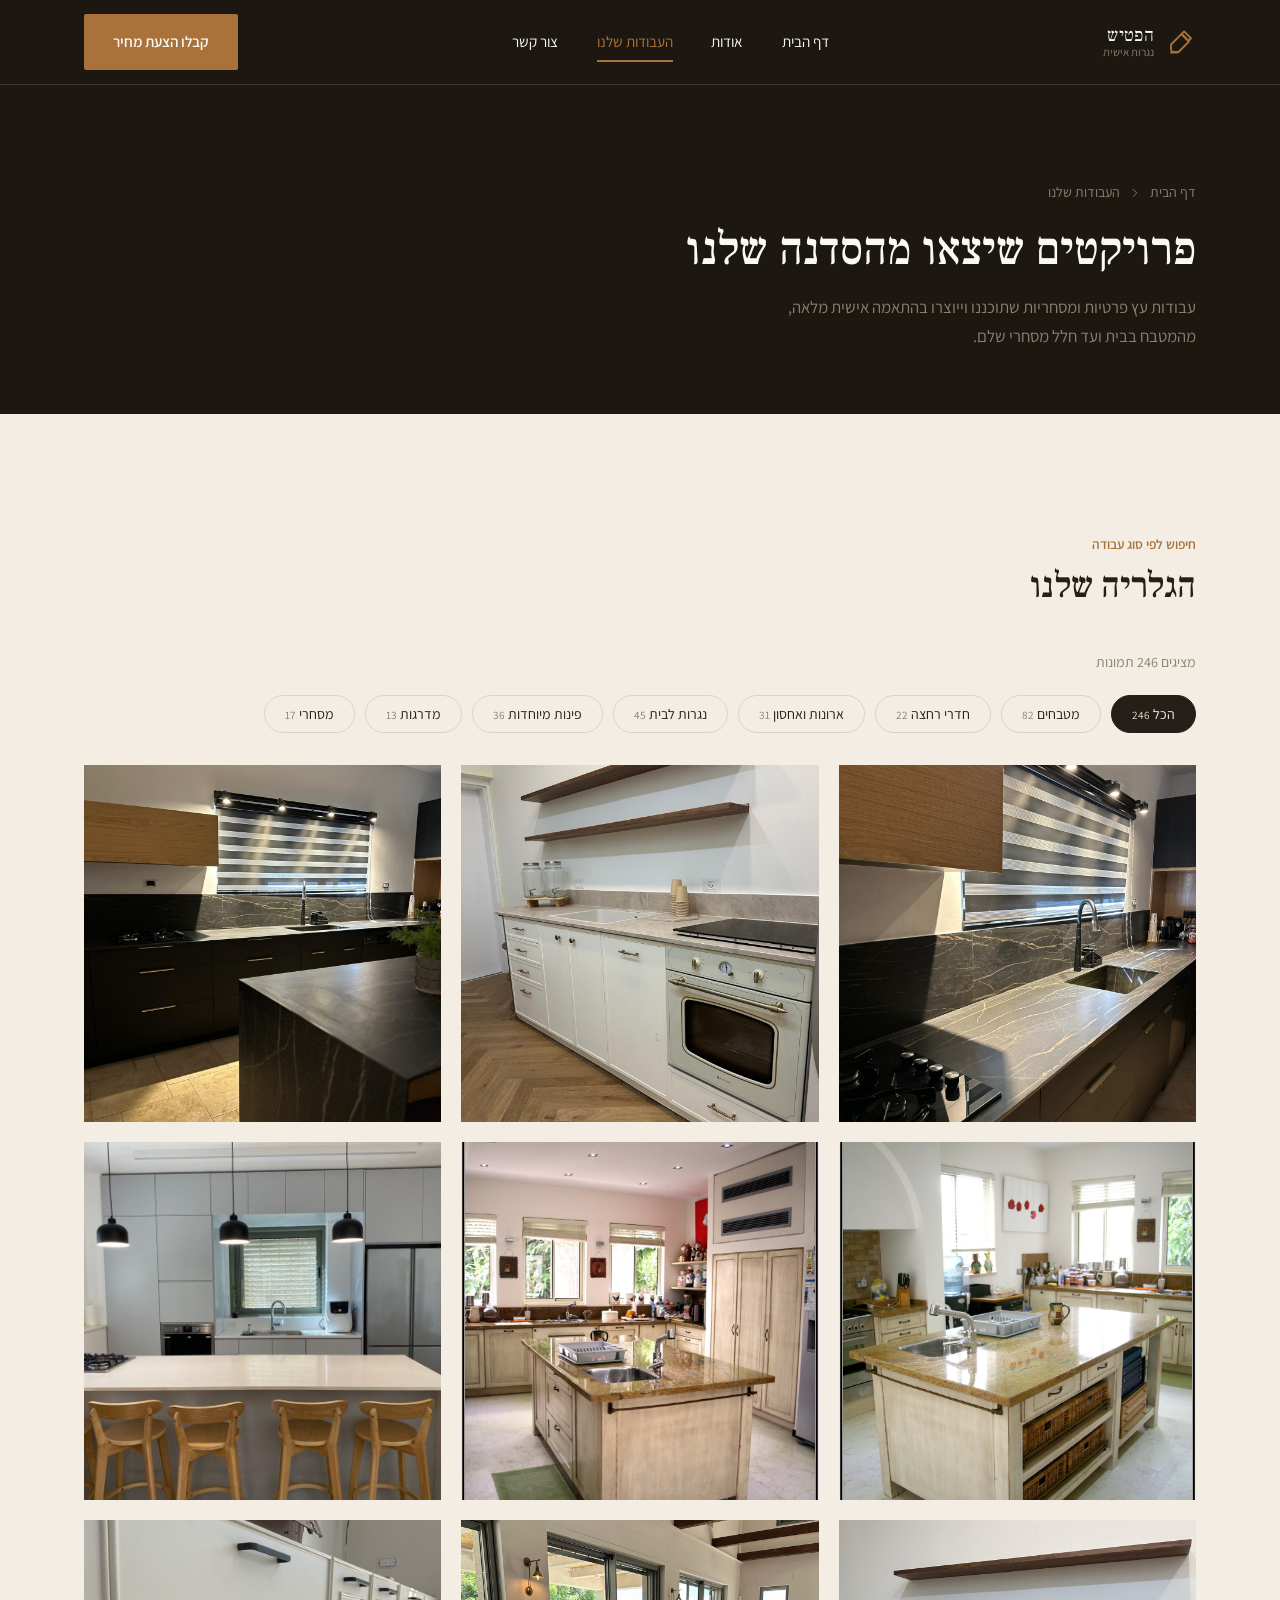
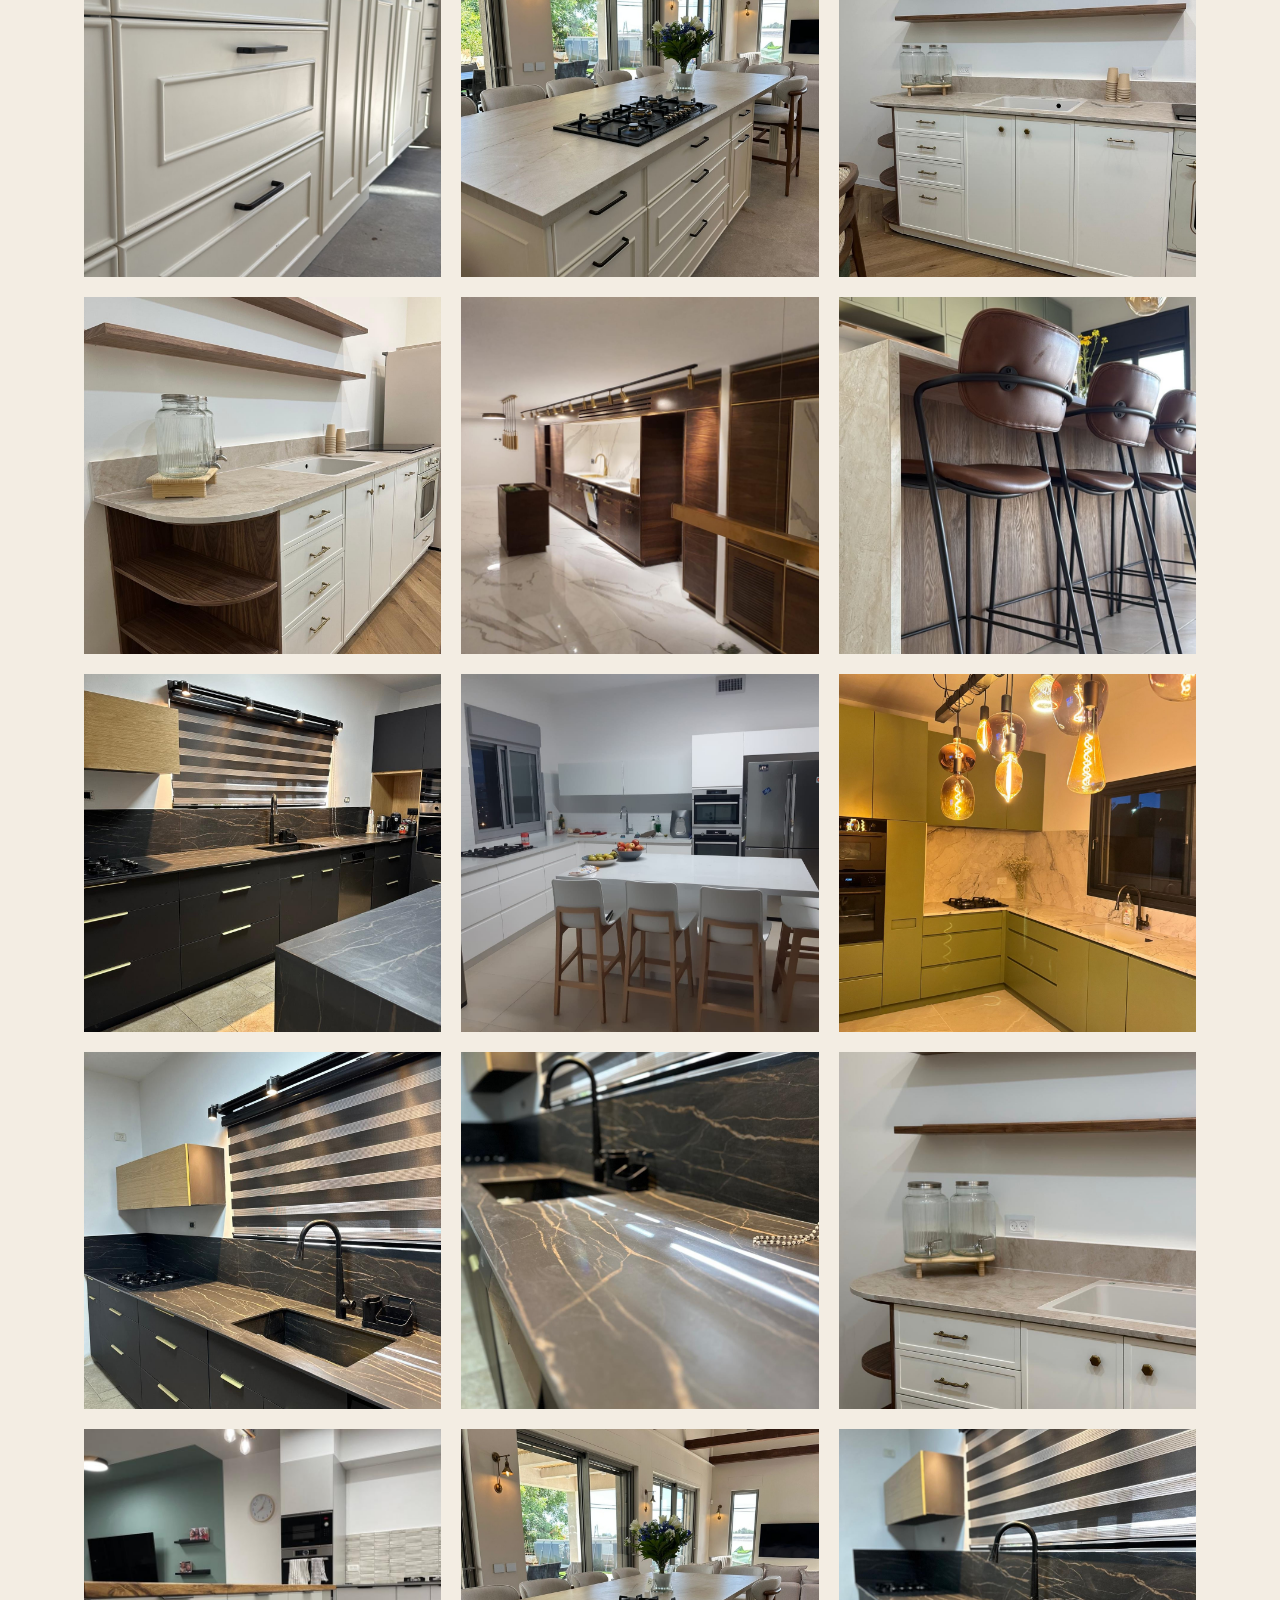
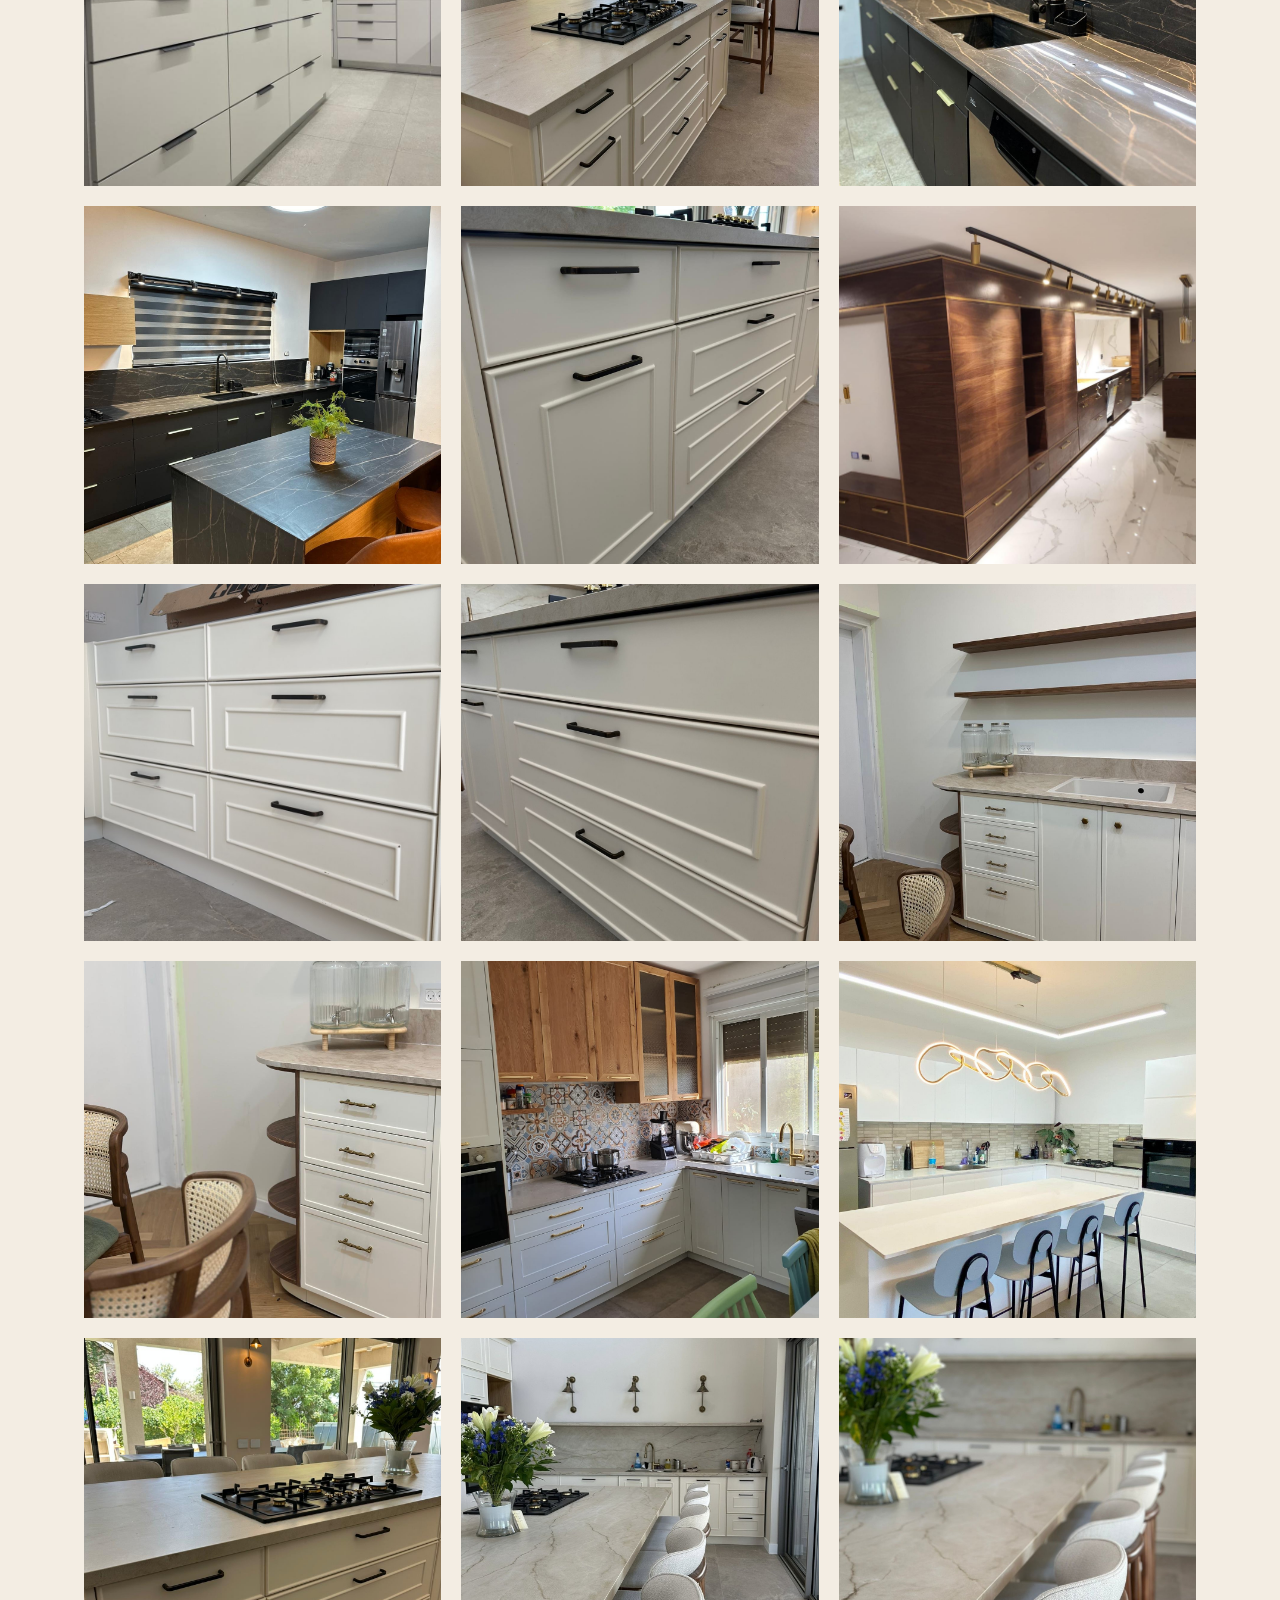
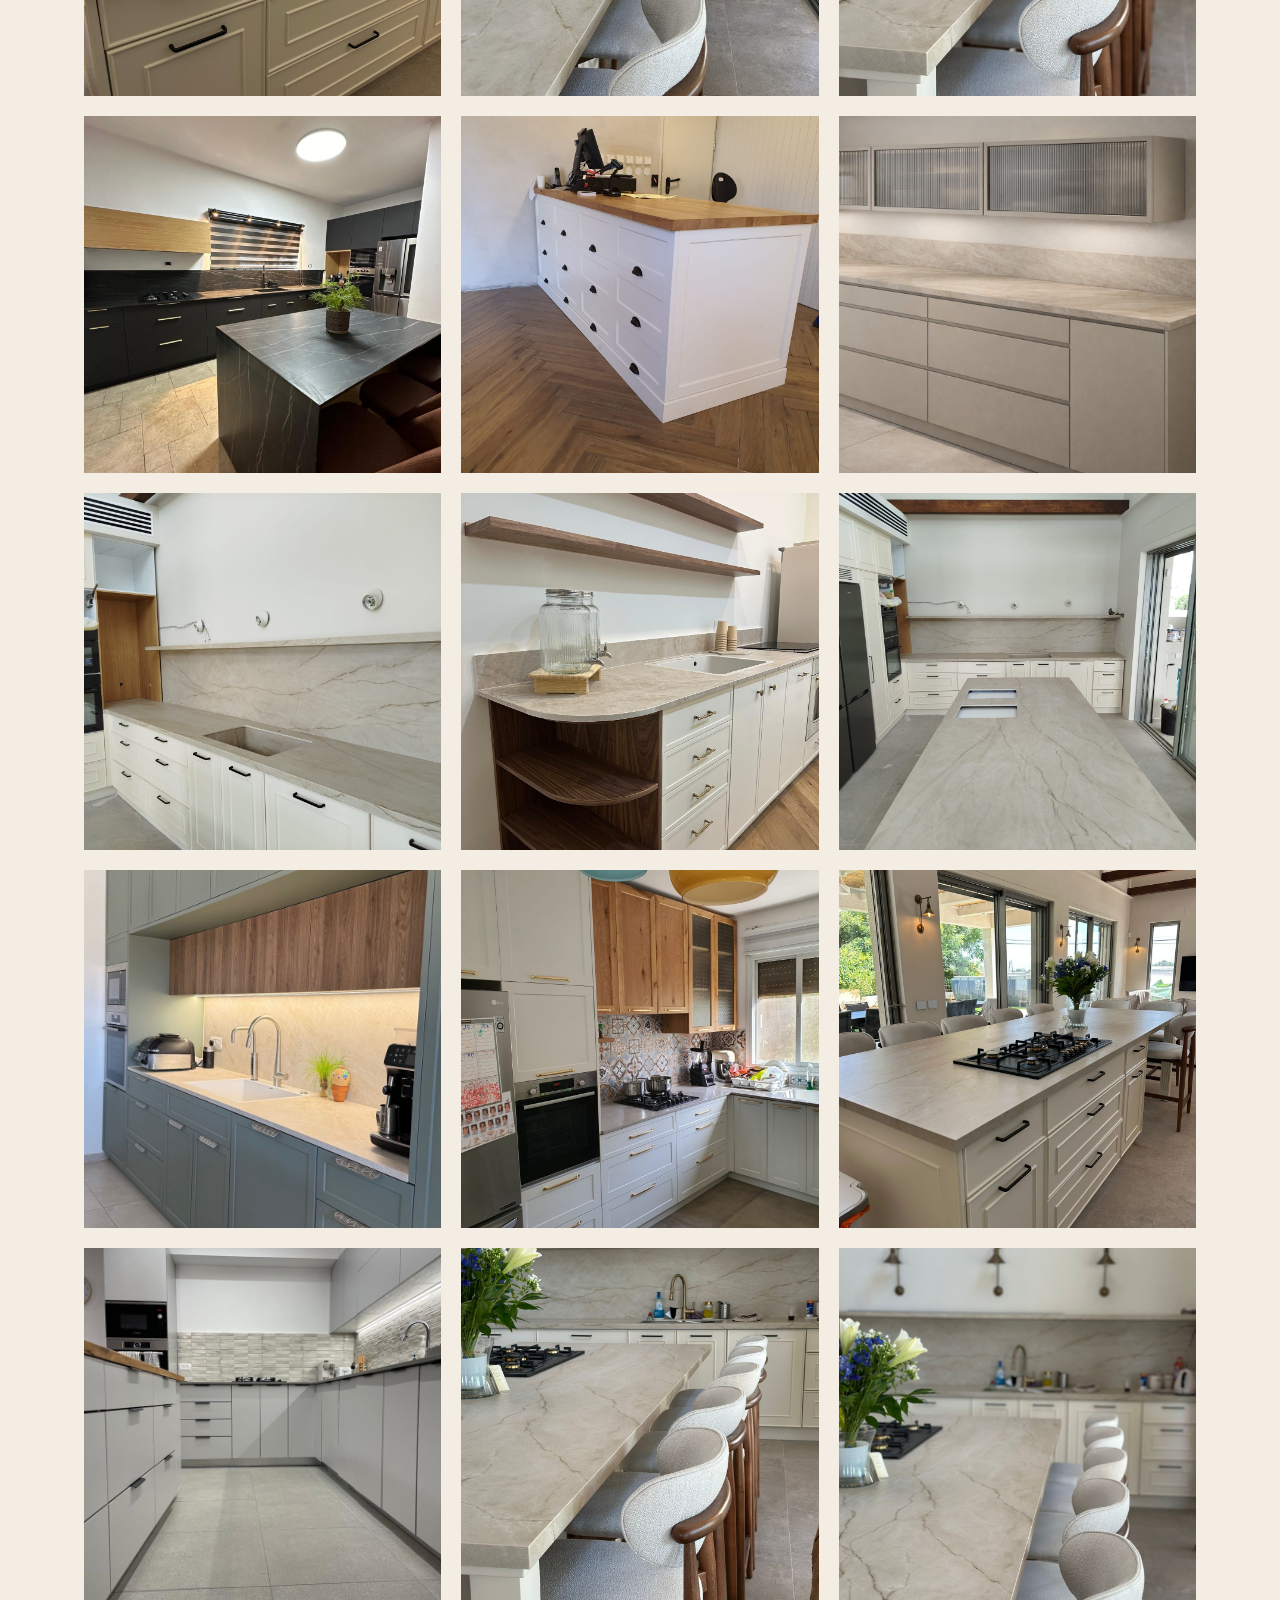
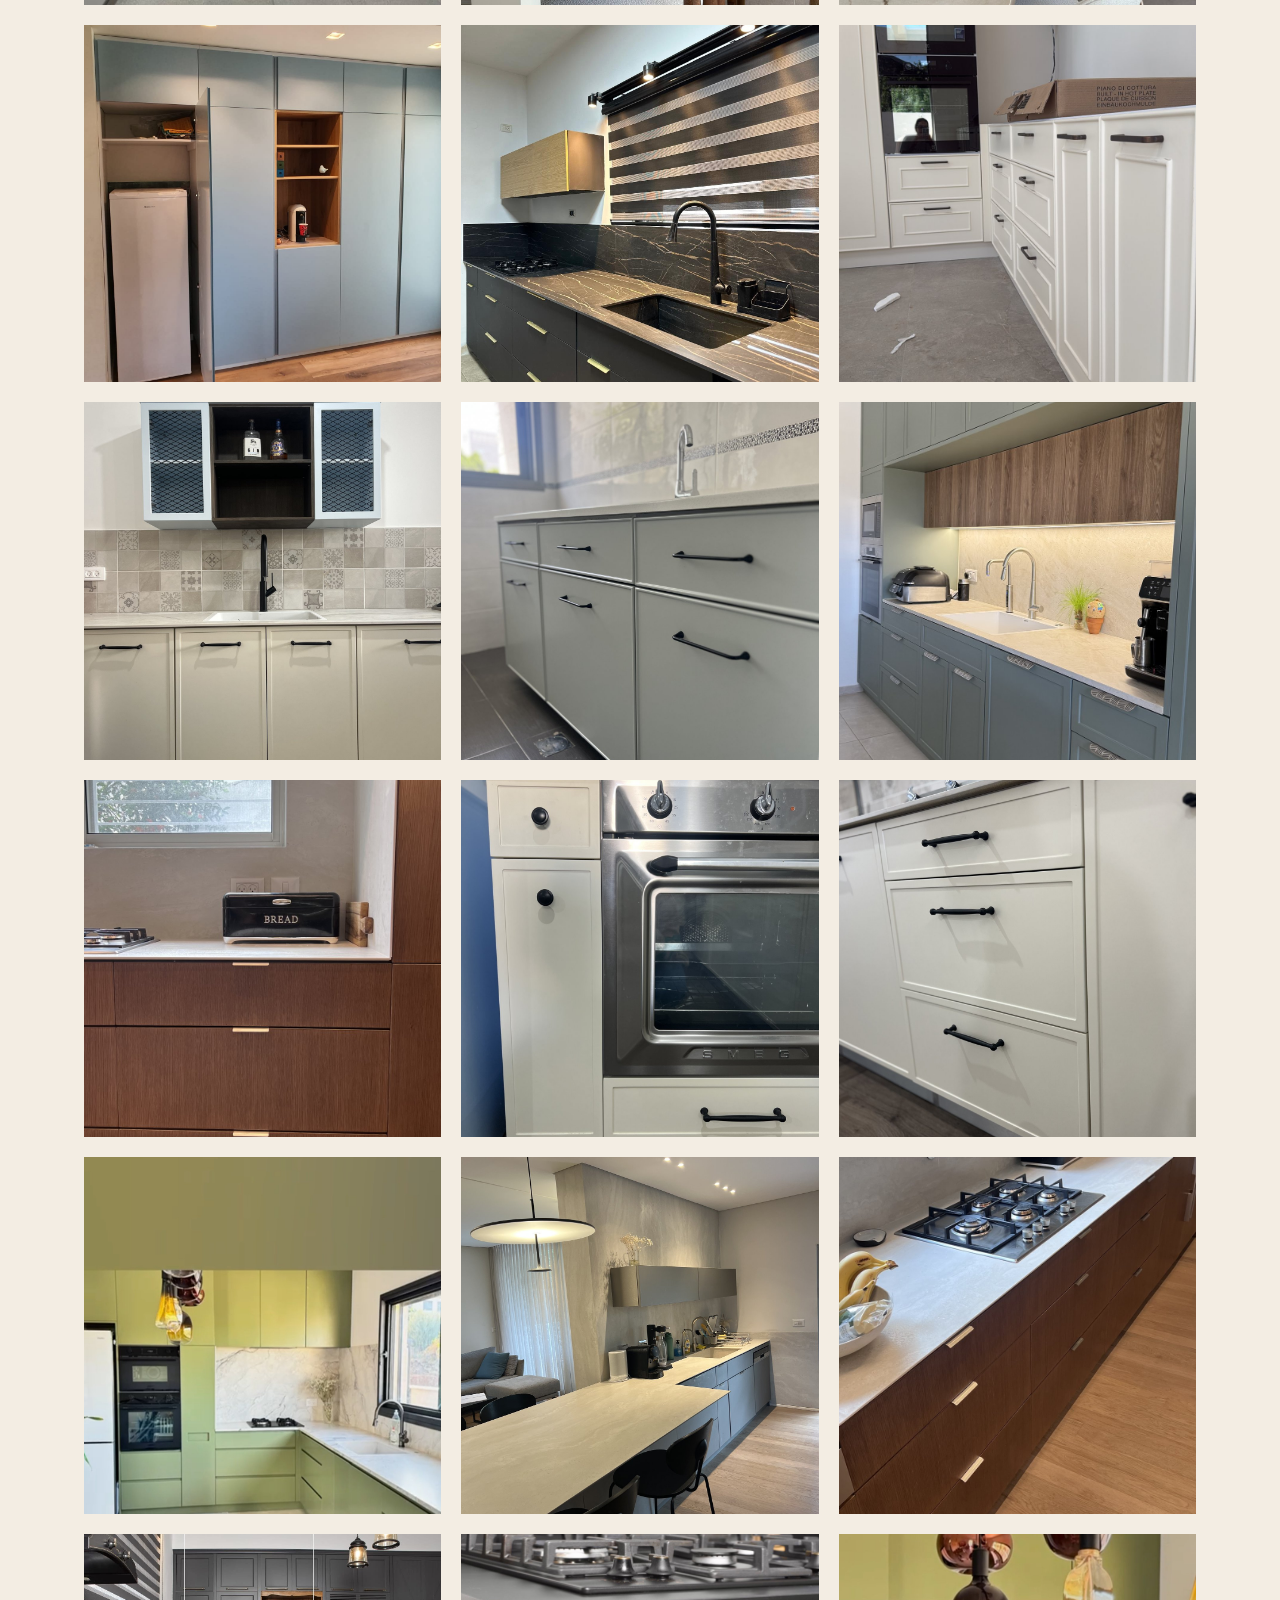
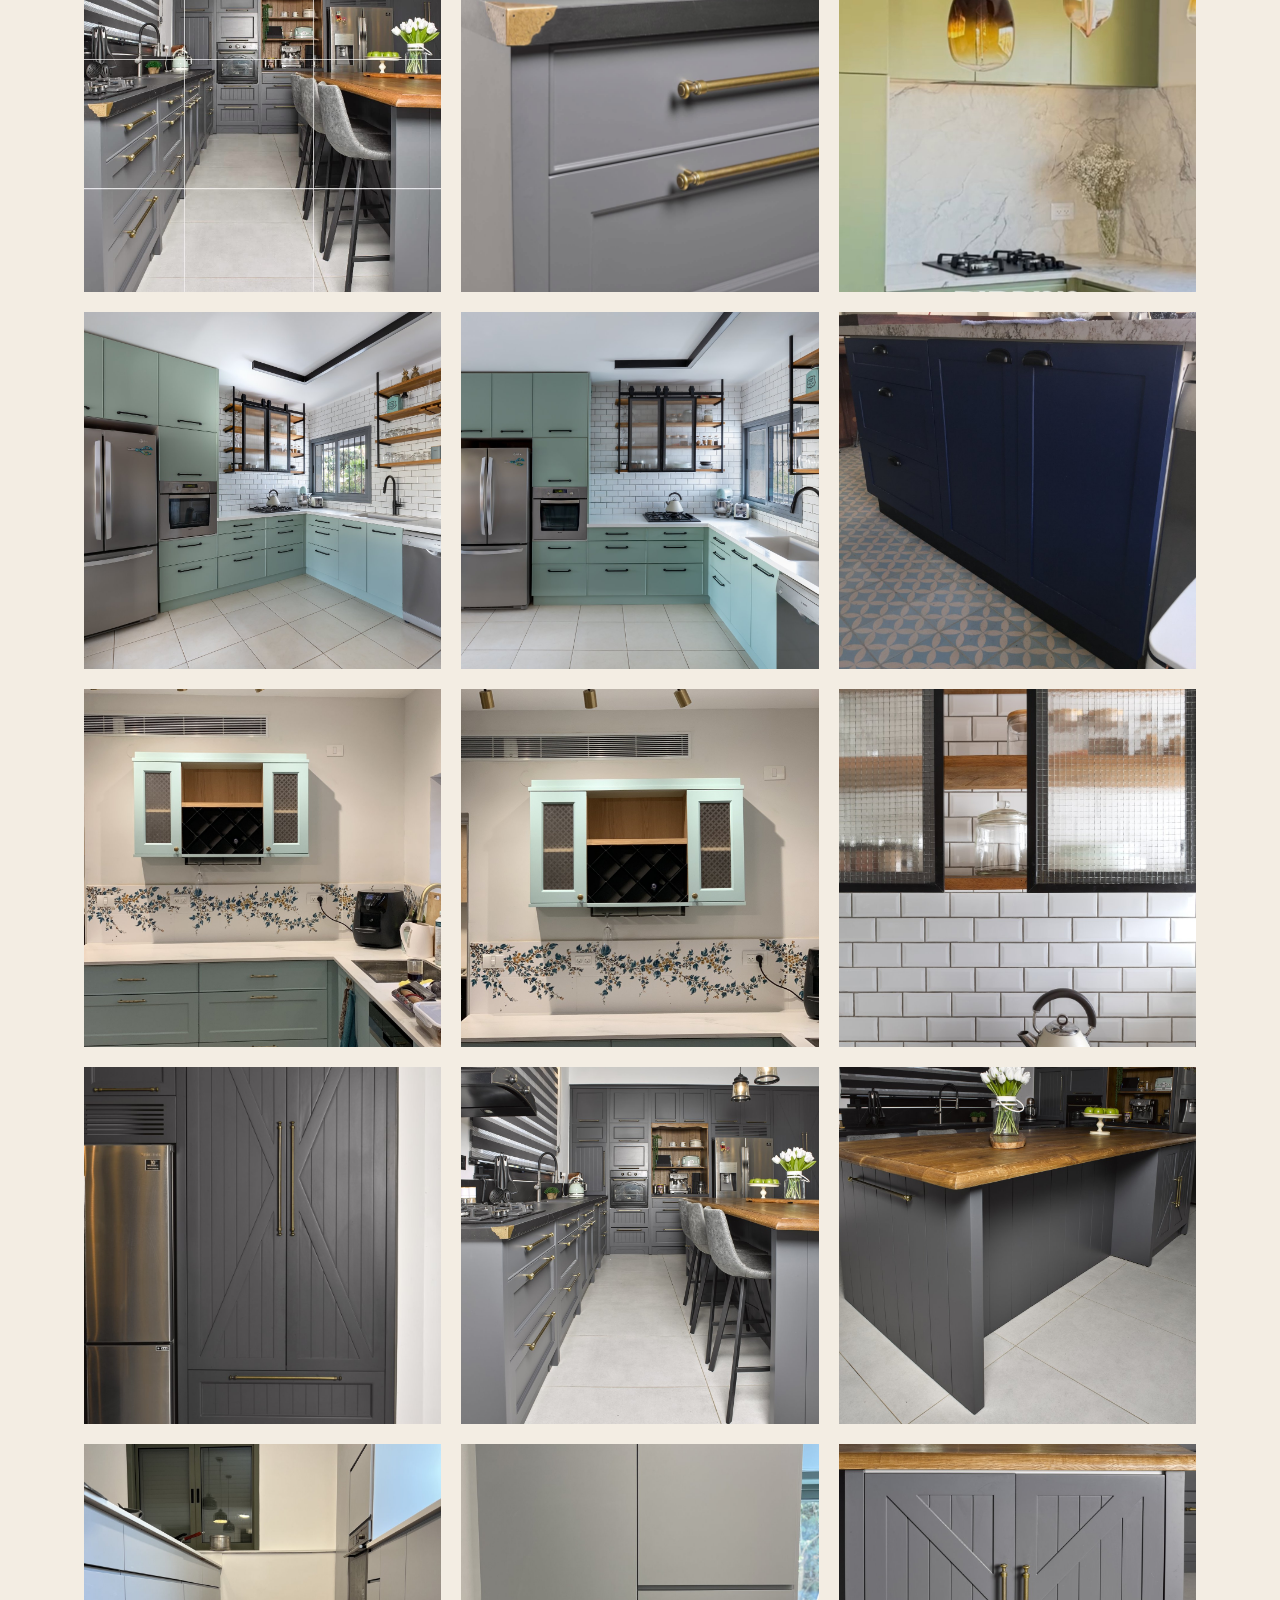
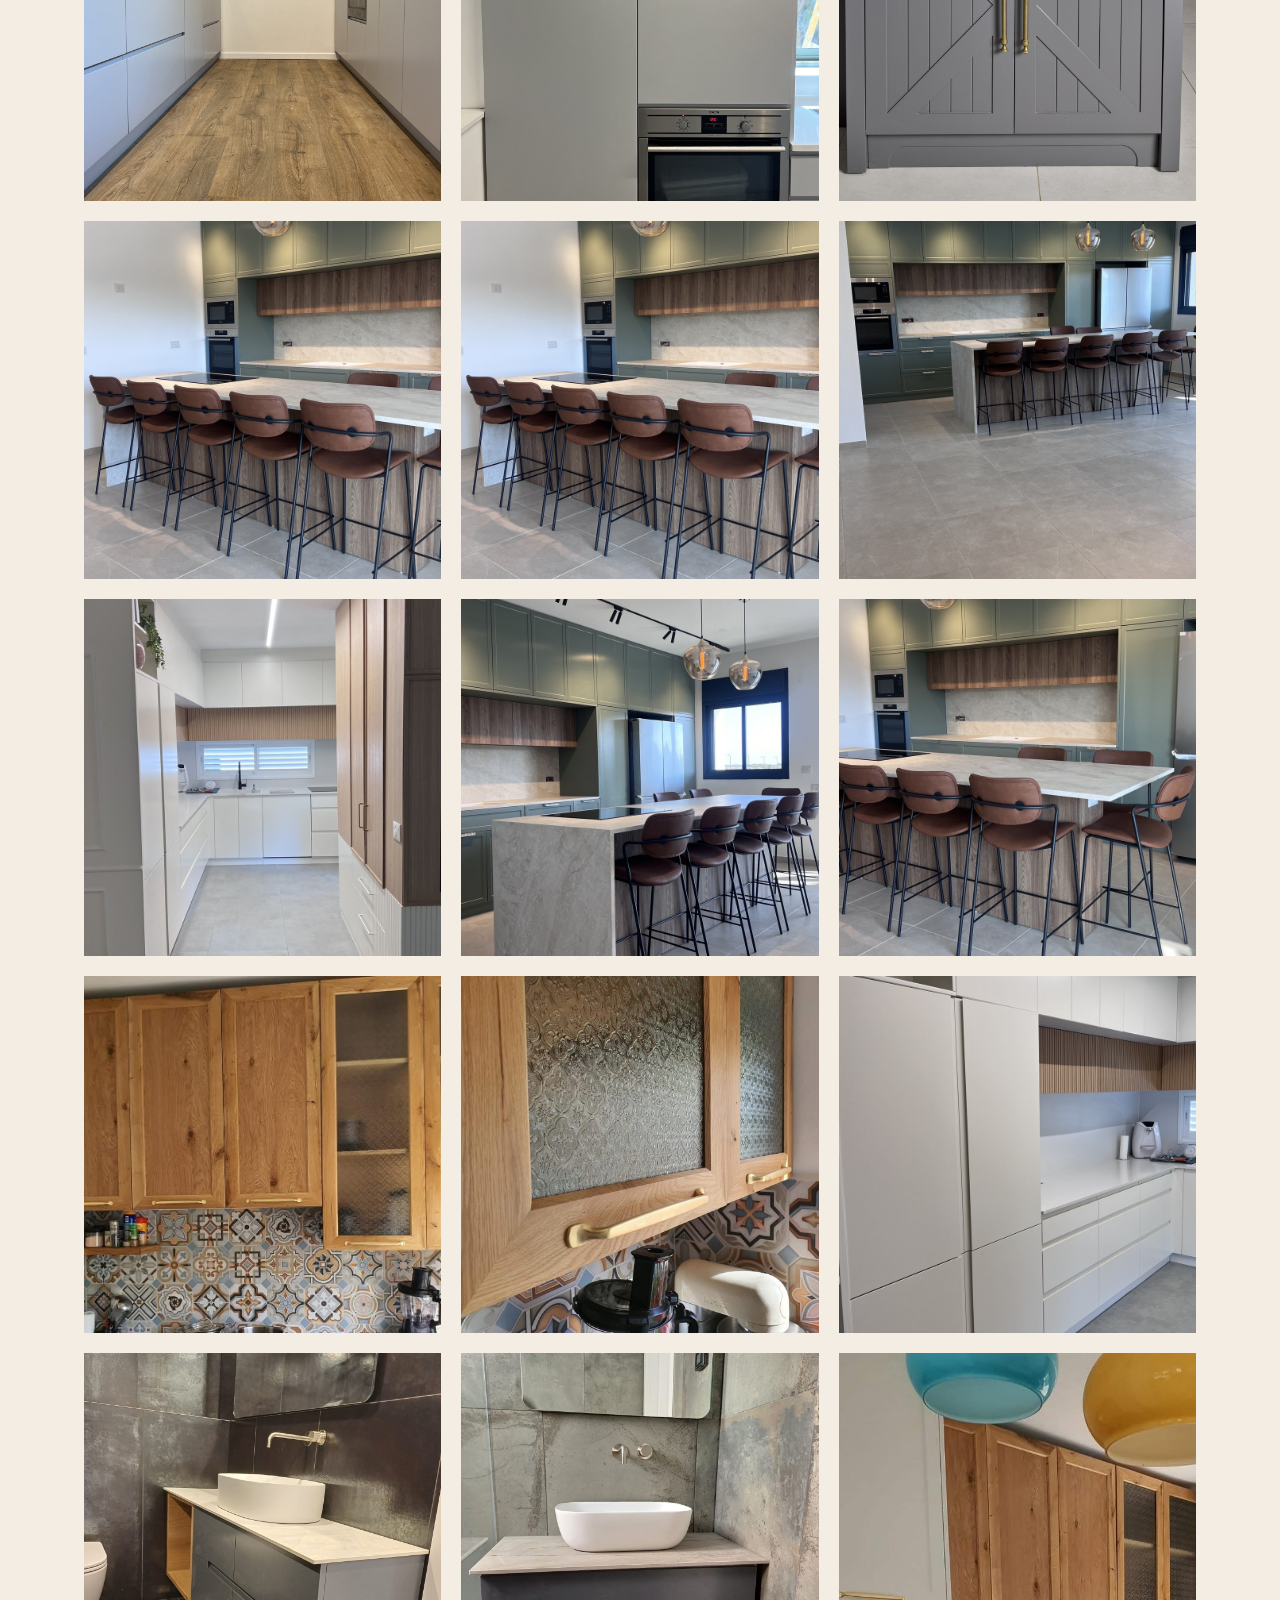
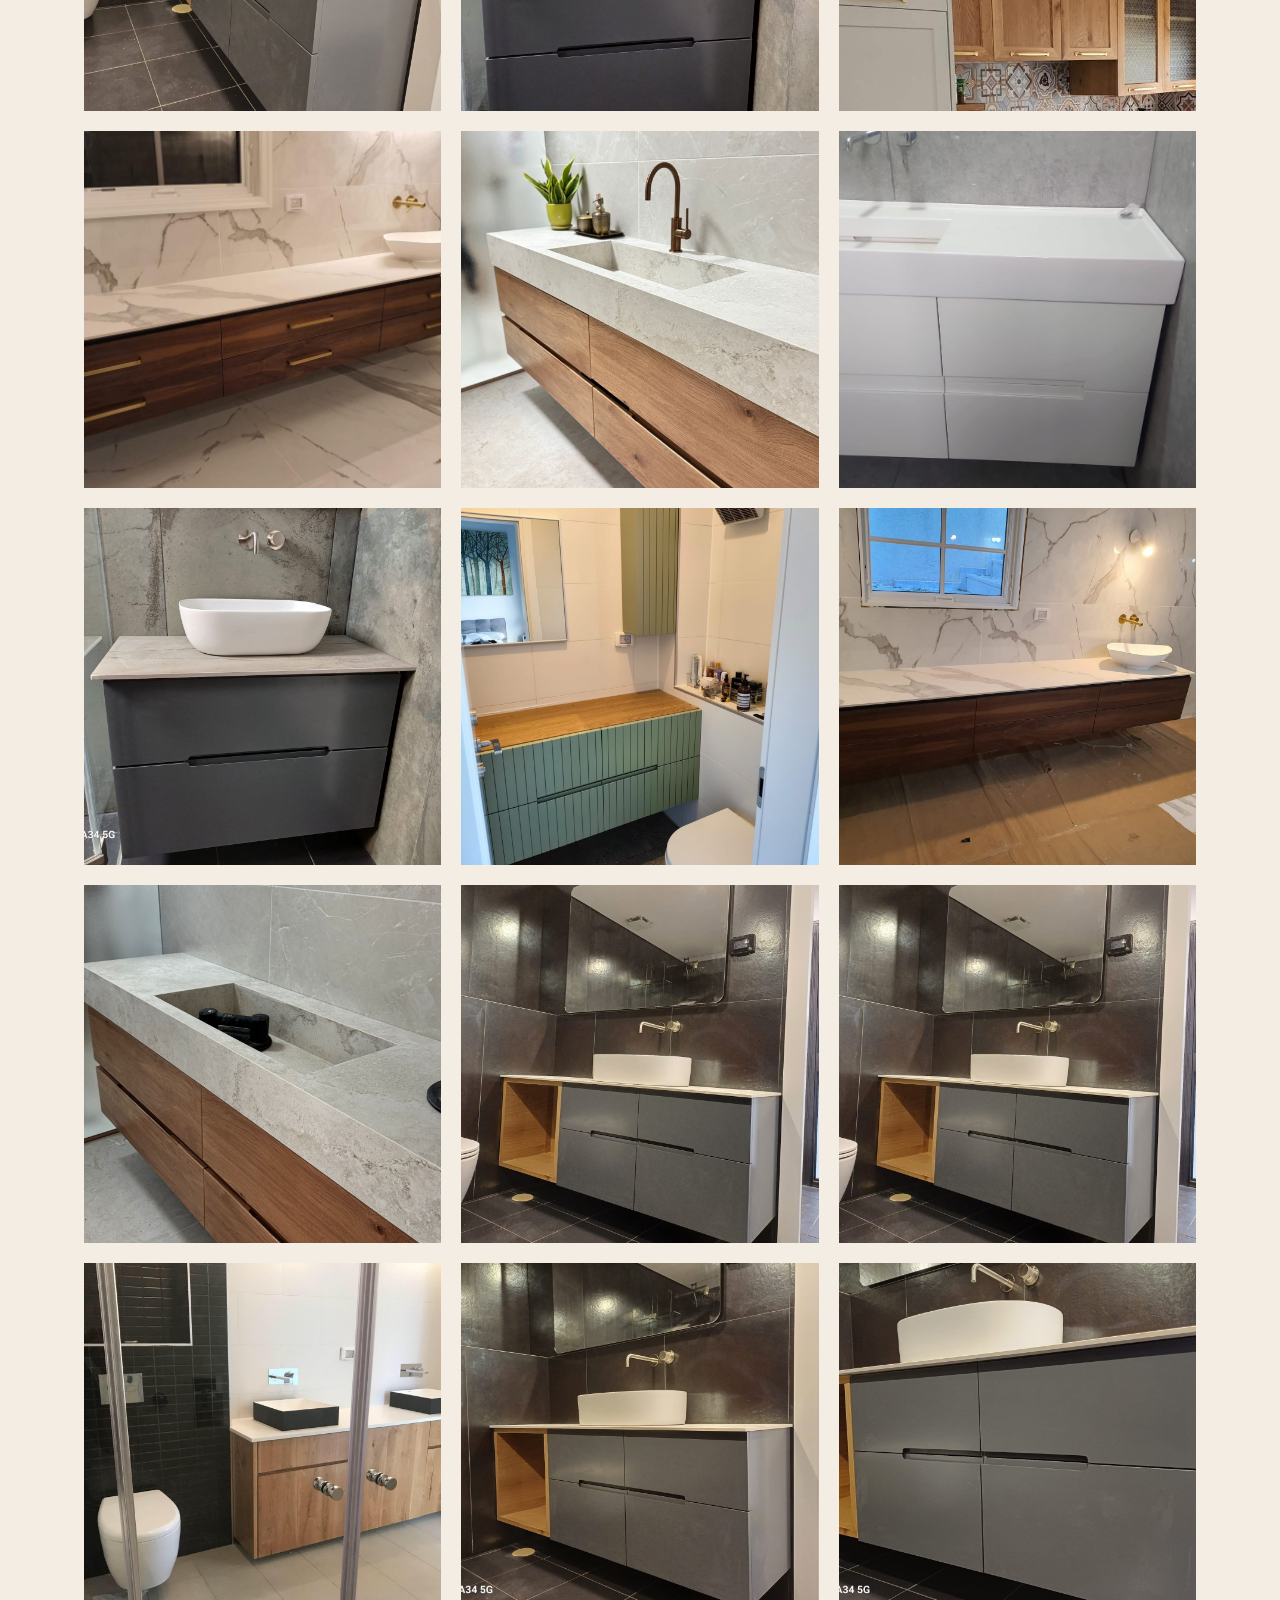
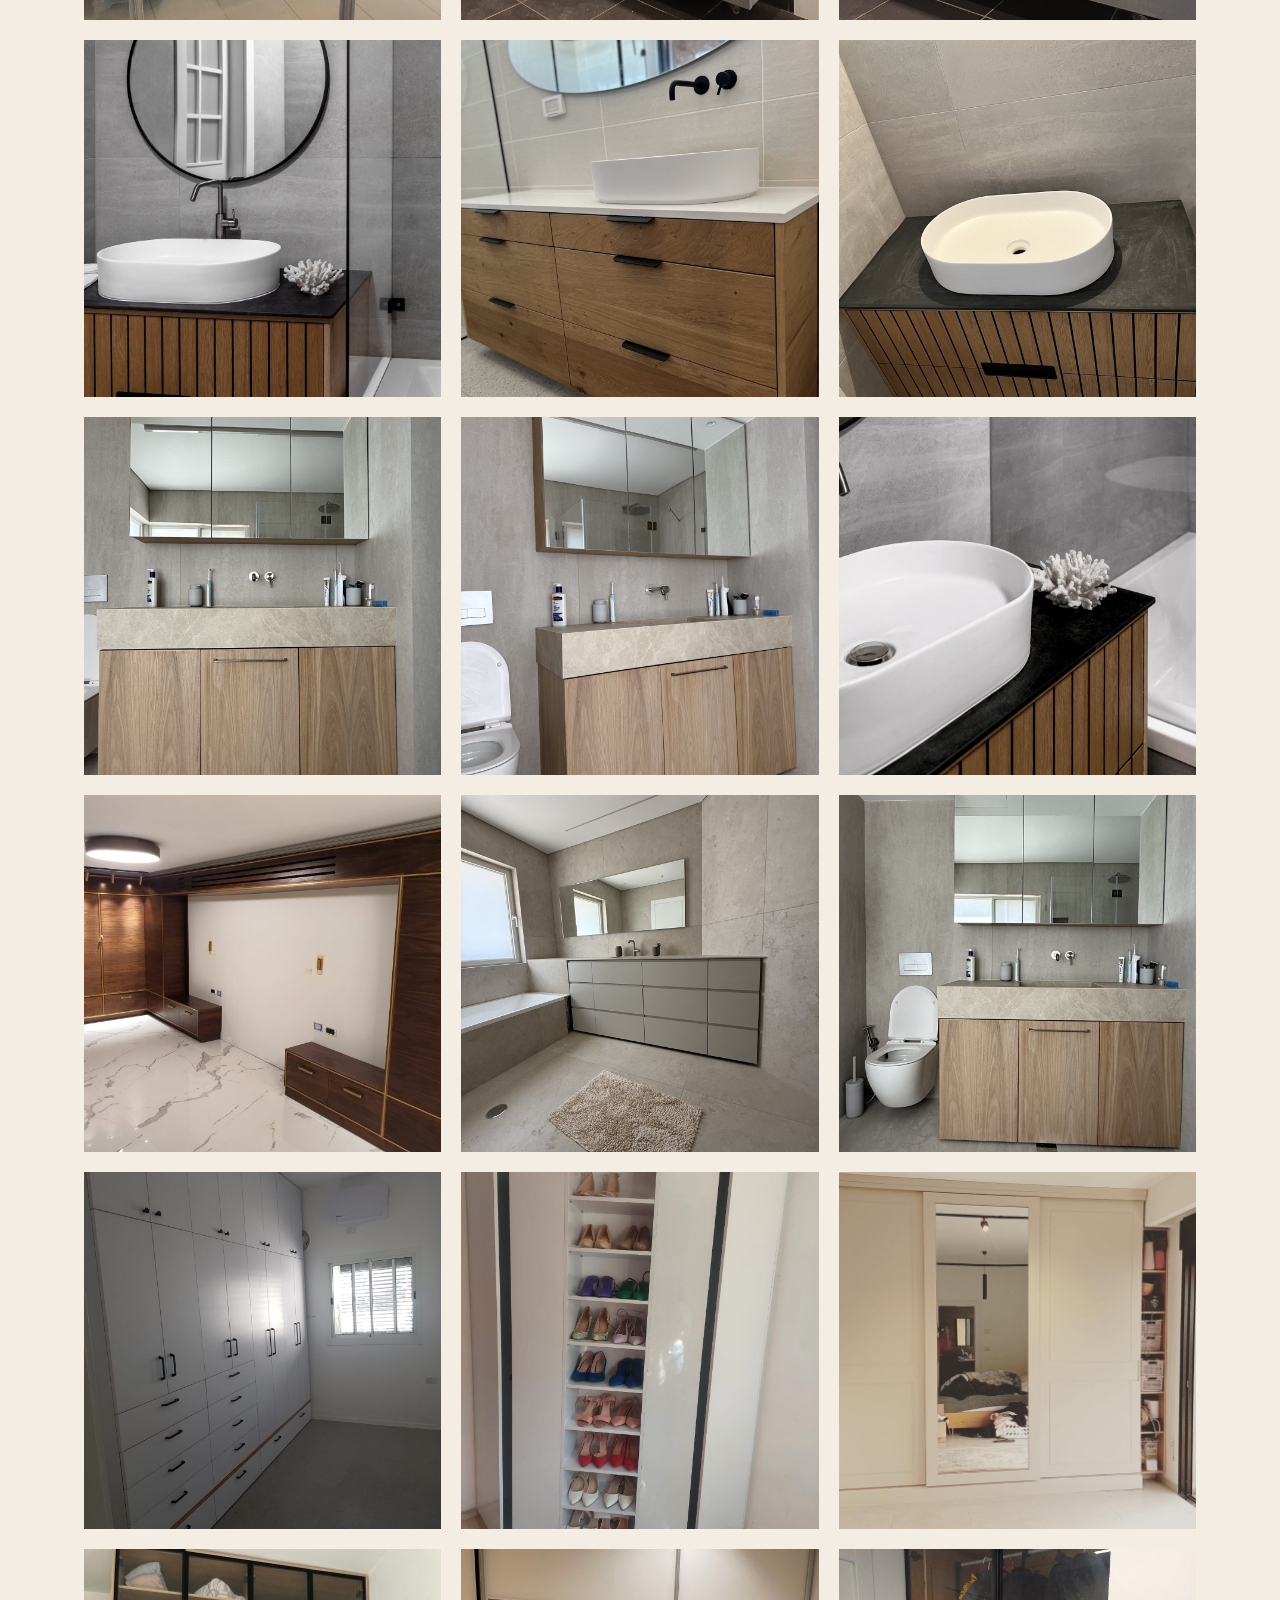
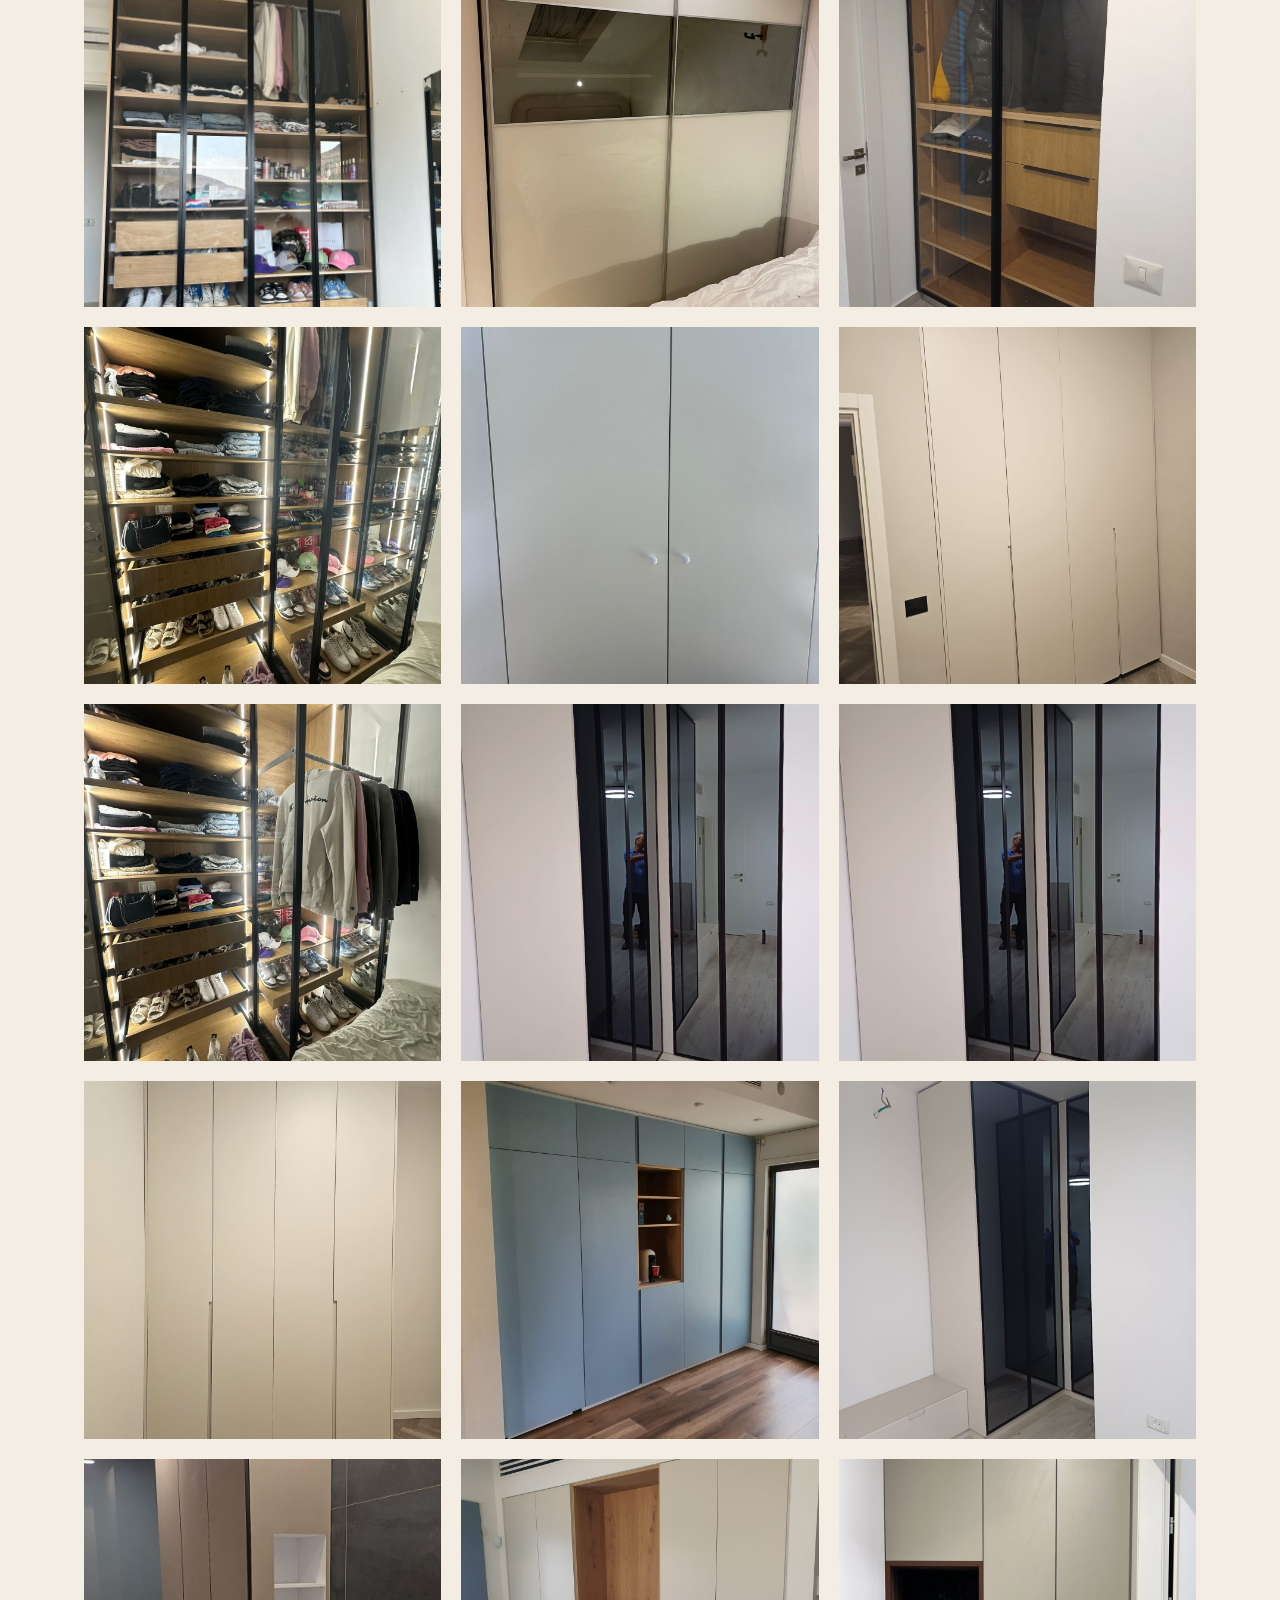
<file: projects.html>
<!doctype html>
<html lang="he" dir="rtl">
<head>
  <meta charset="UTF-8" />
  <meta name="viewport" content="width=device-width, initial-scale=1" />
  <title>העבודות שלנו | הפטיש נגרות אישית</title>
  <meta name="description" content="פרויקטים נבחרים של הפטיש נגרות אישית: מטבחים פרטיים, נגרות לבית ופרויקטים מסחריים ברחבי הארץ." />
  <link rel="preconnect" href="https://fonts.googleapis.com" />
  <link rel="preconnect" href="https://fonts.gstatic.com" crossorigin />
  <link href="https://fonts.googleapis.com/css2?family=Frank+Ruhl+Libre:wght@400;500;600&family=Assistant:wght@400;500;600;700&display=swap" rel="stylesheet" />
  <link rel="stylesheet" href="css/style.css" />
</head>
<body>

  <header class="site-header">
    <div class="container">
      <a href="index.html" class="brand">
        <svg class="brand-mark" viewBox="0 0 24 24" fill="none" stroke="currentColor" stroke-width="1.5"><path d="M14.5 3.5 20 9l-2 2-5.5-5.5 2-2Z" stroke-linejoin="round"/><path d="M12.3 5.7 4 14v3.5a2.5 2.5 0 0 0 2.5 2.5H10l8.3-8.3-6-6Z" stroke-linejoin="round"/><path d="M4 20.5h5" stroke-linecap="round"/></svg>
        <span class="brand-text">
          <span class="brand-name">הפטיש</span>
          <span class="brand-tagline">נגרות אישית</span>
        </span>
      </a>

      <nav class="main-nav" aria-label="ניווט ראשי">
        <a href="index.html">דף הבית</a>
        <a href="about.html">אודות</a>
        <a href="projects.html" class="is-active">העבודות שלנו</a>
        <a href="contact.html">צור קשר</a>
      </nav>

      <div class="header-cta">
        <a href="contact.html" class="btn btn--solid">קבלו הצעת מחיר</a>
        <button class="nav-toggle" aria-label="פתיחת ניווט" aria-expanded="false">
          <svg viewBox="0 0 24 24" fill="none" stroke="currentColor" stroke-width="1.6" stroke-linecap="round"><path d="M4 7h16M4 12h16M4 17h16"/></svg>
        </button>
      </div>
    </div>
  </header>

  <div class="mobile-nav" id="mobileNav">
    <div class="mobile-nav-top">
      <a href="index.html" class="brand">
        <svg class="brand-mark" viewBox="0 0 24 24" fill="none" stroke="currentColor" stroke-width="1.5"><path d="M14.5 3.5 20 9l-2 2-5.5-5.5 2-2Z"/><path d="M12.3 5.7 4 14v3.5a2.5 2.5 0 0 0 2.5 2.5H10l8.3-8.3-6-6Z"/></svg>
        <span class="brand-text">
          <span class="brand-name">הפטיש</span>
          <span class="brand-tagline">נגרות אישית</span>
        </span>
      </a>
      <button class="mobile-nav-close" aria-label="סגירת ניווט">
        <svg viewBox="0 0 24 24" fill="none" stroke="currentColor" stroke-width="1.6" stroke-linecap="round"><path d="M6 6l12 12M18 6L6 18"/></svg>
      </button>
    </div>

    <ul class="mobile-nav-links">
      <li><a href="index.html">דף הבית</a></li>
      <li><a href="about.html">אודות</a></li>
      <li><a href="projects.html" class="is-active">העבודות שלנו</a></li>
      <li><a href="contact.html">צור קשר</a></li>
    </ul>

    <div class="mobile-nav-foot">
      <div class="mobile-nav-socials">
        <a href="https://www.instagram.com/hapatish.nagarut_/" target="_blank" rel="noopener" aria-label="אינסטגרם"><svg viewBox="0 0 24 24" fill="none" stroke="currentColor" stroke-width="1.5"><rect x="3.5" y="3.5" width="17" height="17" rx="5"/><circle cx="12" cy="12" r="4"/><circle cx="17.2" cy="6.8" r="1"/></svg></a>
        <a href="https://www.facebook.com/hapatish.nagarut" target="_blank" rel="noopener" aria-label="פייסבוק"><svg viewBox="0 0 24 24" fill="none" stroke="currentColor" stroke-width="1.5"><path d="M14 21v-7h2.5l.5-3H14V9c0-1 .3-1.7 1.8-1.7H17V4.3c-.3 0-1.3-.1-2.5-.1-2.5 0-4 1.5-4 4.3V11H8v3h2.5v7H14Z" stroke-linejoin="round"/></svg></a>
        <a href="https://wa.me/972546619935" target="_blank" rel="noopener" aria-label="וואטסאפ"><svg viewBox="0 0 24 24" fill="none" stroke="currentColor" stroke-width="1.4"><path d="M12 3.5a8.5 8.5 0 0 0-7.3 12.9L3.5 20.5l4.2-1.2A8.5 8.5 0 1 0 12 3.5Z" stroke-linejoin="round"/><path d="M9 9.3c0 3.4 2.3 5.7 5.7 5.7.7 0 1.3-.5 1.3-1.3v-.6l-2-.6-.5.7c-1.3-.5-2.3-1.5-2.8-2.8l.7-.5-.6-2h-.6c-.7 0-1.2.6-1.2 1.4Z" stroke-linejoin="round"/></svg></a>
      </div>
      <p class="mobile-nav-copy">הפטיש נגרות אישית · כל הזכויות שמורות © 2026</p>
    </div>
  </div>

  <main>
    <section class="page-head">
      <div class="container">
        <div class="breadcrumb">
          <a href="index.html">דף הבית</a>
          <svg viewBox="0 0 24 24" fill="none" stroke="currentColor" stroke-width="1.6" stroke-linecap="round"><path d="M15 6l-6 6 6 6" transform="rotate(180 12 12)"/></svg>
          העבודות שלנו
        </div>
        <h1>פרויקטים שיצאו מהסדנה שלנו</h1>
        <p>עבודות עץ פרטיות ומסחריות שתוכננו וייוצרו בהתאמה אישית מלאה, מהמטבח בבית ועד חלל מסחרי שלם.</p>
      </div>
    </section>

    <section class="section" data-gallery>
      <div class="container">
        <div class="section-head">
          <div>
            <span class="eyebrow">חיפוש לפי סוג עבודה</span>
            <h2>הגלריה שלנו</h2>
          </div>
        </div>
        <p class="gallery-meta" data-gallery-count></p>
        <div class="filter-tabs" data-gallery-tabs></div>
        <div class="work-grid-4" data-gallery-grid></div>
      </div>
    </section>

    <section class="cta-band">
      <div class="container">
        <div class="cta-grid">
          <div class="cta-copy">
            <span class="eyebrow">בואו נדבר</span>
            <h2>לא מצאתם משהו דומה למה שאתם מחפשים?</h2>
            <p>כל פרויקט אצלנו מתחיל מאפס, בהתאמה מלאה לחלל ולצרכים שלכם.</p>
            <a href="contact.html" class="btn btn--solid">
              ספרו לנו על הפרויקט
              <svg class="btn-icon" viewBox="0 0 24 24" fill="none" stroke="currentColor" stroke-width="1.8" stroke-linecap="round"><path d="M15 6l-6 6 6 6"/></svg>
            </a>
          </div>
        </div>
      </div>
    </section>
  </main>

  <footer class="site-footer">
    <div class="container footer-row">
      <a href="index.html" class="footer-brand">
        <svg viewBox="0 0 24 24" fill="none" stroke="currentColor" stroke-width="1.5"><path d="M14.5 3.5 20 9l-2 2-5.5-5.5 2-2Z"/><path d="M12.3 5.7 4 14v3.5a2.5 2.5 0 0 0 2.5 2.5H10l8.3-8.3-6-6Z"/></svg>
        הפטיש נגרות אישית
      </a>
      <p class="footer-copy">כל הזכויות שמורות © 2026</p>
      <div class="footer-socials">
        <a href="https://www.instagram.com/hapatish.nagarut_/" target="_blank" rel="noopener" aria-label="אינסטגרם"><svg viewBox="0 0 24 24" fill="none" stroke="currentColor" stroke-width="1.5"><rect x="3.5" y="3.5" width="17" height="17" rx="5"/><circle cx="12" cy="12" r="4"/><circle cx="17.2" cy="6.8" r="1"/></svg></a>
        <a href="https://www.facebook.com/hapatish.nagarut" target="_blank" rel="noopener" aria-label="פייסבוק"><svg viewBox="0 0 24 24" fill="none" stroke="currentColor" stroke-width="1.5"><path d="M14 21v-7h2.5l.5-3H14V9c0-1 .3-1.7 1.8-1.7H17V4.3c-.3 0-1.3-.1-2.5-.1-2.5 0-4 1.5-4 4.3V11H8v3h2.5v7H14Z" stroke-linejoin="round"/></svg></a>
        <a href="https://wa.me/972546619935" target="_blank" rel="noopener" aria-label="וואטסאפ"><svg viewBox="0 0 24 24" fill="none" stroke="currentColor" stroke-width="1.4"><path d="M12 3.5a8.5 8.5 0 0 0-7.3 12.9L3.5 20.5l4.2-1.2A8.5 8.5 0 1 0 12 3.5Z" stroke-linejoin="round"/><path d="M9 9.3c0 3.4 2.3 5.7 5.7 5.7.7 0 1.3-.5 1.3-1.3v-.6l-2-.6-.5.7c-1.3-.5-2.3-1.5-2.8-2.8l.7-.5-.6-2h-.6c-.7 0-1.2.6-1.2 1.4Z" stroke-linejoin="round"/></svg></a>
      </div>
    </div>
  </footer>

  <script src="js/main.js"></script>
</body>
</html>
</file>
<file: css/style.css>
/* ==========================================================================
   הפטיש נגרות אישית
   Design tokens
   ========================================================================== */

:root {
  /* Color */
  --ink: #241f19;
  --dark: #1d1712;
  --dark-2: #2a231c;
  --cream: #f3ede3;
  --cream-2: #eae1d2;
  --wood: #a9723b;
  --wood-deep: #7c4f28;
  --sand: #8a7f6e;
  --line: rgba(36, 31, 25, 0.12);
  --line-dark: rgba(243, 237, 227, 0.14);
  --paper: #fbf9f5;

  /* Type */
  --font-display: "Frank Ruhl Libre", "Times New Roman", serif;
  --font-body: "Assistant", "Segoe UI", sans-serif;

  /* Layout */
  --container: 1240px;
  --gutter: clamp(24px, 5vw, 64px);
  --radius: 2px;
}

* {
  box-sizing: border-box;
}

html {
  scroll-behavior: smooth;
}

@media (prefers-reduced-motion: reduce) {
  html {
    scroll-behavior: auto;
  }
  * {
    animation-duration: 0.001ms !important;
    animation-iteration-count: 1 !important;
    transition-duration: 0.001ms !important;
  }
}

body {
  margin: 0;
  background: var(--cream);
  color: var(--ink);
  font-family: var(--font-body);
  font-size: 16px;
  line-height: 1.7;
  direction: rtl;
  -webkit-font-smoothing: antialiased;
}

img {
  max-width: 100%;
  display: block;
}

a {
  color: inherit;
  text-decoration: none;
}

button {
  font-family: inherit;
}

h1, h2, h3, h4 {
  font-family: var(--font-display);
  font-weight: 500;
  line-height: 1.18;
  margin: 0;
}

p {
  margin: 0;
}

ul {
  margin: 0;
  padding: 0;
  list-style: none;
}

:focus-visible {
  outline: 2px solid var(--wood);
  outline-offset: 3px;
}

.container {
  max-width: var(--container);
  margin: 0 auto;
  padding: 0 var(--gutter);
}

.eyebrow {
  font-size: 0.85rem;
  color: var(--wood);
  font-weight: 600;
}

.section {
  padding: clamp(56px, 9vw, 120px) 0;
}

.section--tight {
  padding: clamp(40px, 6vw, 80px) 0;
}

.section--dark {
  background: var(--dark);
  color: var(--paper);
}

.section--alt {
  background: var(--cream-2);
}

/* ---- Buttons ---- */
.btn {
  display: inline-flex;
  align-items: center;
  gap: 10px;
  padding: 14px 28px;
  font-size: 0.95rem;
  font-weight: 600;
  border-radius: var(--radius);
  border: 1px solid transparent;
  cursor: pointer;
  transition: background 0.2s ease, color 0.2s ease, border-color 0.2s ease;
  white-space: nowrap;
}

.btn-icon {
  width: 16px;
  height: 16px;
  flex-shrink: 0;
}

.btn--solid {
  background: var(--wood);
  color: var(--paper);
}
.btn--solid:hover {
  background: var(--wood-deep);
}

.btn--ghost {
  background: transparent;
  border-color: var(--ink);
  color: var(--ink);
}
.btn--ghost:hover {
  background: var(--ink);
  color: var(--cream);
}

.btn--ghost-light {
  background: transparent;
  border-color: var(--line-dark);
  color: var(--paper);
}
.btn--ghost-light:hover {
  background: var(--paper);
  color: var(--dark);
}

/* ==========================================================================
   Header
   ========================================================================== */

.site-header {
  position: sticky;
  top: 0;
  z-index: 50;
  background: var(--dark);
  border-bottom: 1px solid var(--line-dark);
}

.site-header .container {
  display: flex;
  align-items: center;
  justify-content: space-between;
  height: 84px;
}

.brand {
  display: flex;
  align-items: center;
  gap: 12px;
  color: var(--paper);
}

.brand-mark {
  width: 30px;
  height: 30px;
  color: var(--wood);
}

.brand-text {
  display: flex;
  flex-direction: column;
  line-height: 1.15;
}

.brand-name {
  font-family: var(--font-display);
  font-size: 1.15rem;
  letter-spacing: 0.02em;
}

.brand-tagline {
  font-size: 0.7rem;
  color: var(--sand);
}

.main-nav {
  display: flex;
  align-items: center;
  gap: clamp(20px, 3vw, 40px);
}

.main-nav a {
  color: var(--paper);
  font-size: 0.95rem;
  position: relative;
  padding: 6px 0;
}

.main-nav a.is-active {
  color: var(--wood);
}

.main-nav a.is-active::after {
  content: "";
  position: absolute;
  inset-inline: 0;
  bottom: -1px;
  height: 2px;
  background: var(--wood);
}

.header-cta {
  display: flex;
  align-items: center;
  gap: 24px;
}

.nav-toggle {
  display: none;
  width: 40px;
  height: 40px;
  border: none;
  background: transparent;
  color: var(--paper);
  cursor: pointer;
  align-items: center;
  justify-content: center;
}

.nav-toggle svg {
  width: 24px;
  height: 24px;
}

/* Mobile nav drawer */
.mobile-nav {
  position: fixed;
  inset: 0;
  background: var(--dark);
  z-index: 60;
  display: flex;
  flex-direction: column;
  justify-content: space-between;
  padding: 28px var(--gutter) 40px;
  transform: translateX(100%);
  transition: transform 0.35s ease;
}

[dir="rtl"] .mobile-nav {
  transform: translateX(-100%);
}

.mobile-nav.is-open {
  transform: translateX(0) !important;
}

.mobile-nav-top {
  display: flex;
  align-items: center;
  justify-content: space-between;
}

.mobile-nav-close {
  width: 40px;
  height: 40px;
  border: none;
  background: transparent;
  color: var(--paper);
  cursor: pointer;
}

.mobile-nav-links {
  display: flex;
  flex-direction: column;
  gap: 22px;
  margin-top: 48px;
}

.mobile-nav-links a {
  color: var(--paper);
  font-family: var(--font-display);
  font-size: 1.6rem;
}

.mobile-nav-links a.is-active {
  color: var(--wood);
}

.mobile-nav-foot {
  display: flex;
  flex-direction: column;
  gap: 18px;
  border-top: 1px solid var(--line-dark);
  padding-top: 20px;
}

.mobile-nav-socials {
  display: flex;
  gap: 18px;
}

.mobile-nav-socials a {
  width: 38px;
  height: 38px;
  border: 1px solid var(--line-dark);
  border-radius: 50%;
  display: flex;
  align-items: center;
  justify-content: center;
  color: var(--paper);
}

.mobile-nav-socials svg {
  width: 16px;
  height: 16px;
}

.mobile-nav-copy {
  color: var(--sand);
  font-size: 0.8rem;
}

body.nav-open {
  overflow: hidden;
}

/* ==========================================================================
   Hero
   ========================================================================== */

.hero {
  background: var(--dark);
  color: var(--paper);
  position: relative;
  overflow: hidden;
}

.hero-grid {
  display: grid;
  grid-template-columns: minmax(320px, 42%) minmax(0, 1fr);
  align-items: stretch;
  min-height: 620px;
}

.hero-copy {
  display: flex;
  flex-direction: column;
  justify-content: center;
  gap: 24px;
  padding: 64px var(--gutter) 64px calc(var(--gutter) * 1.4);
  position: relative;
  z-index: 2;
}

.hero-copy h1 {
  font-size: clamp(2.3rem, 4.2vw, 3.6rem);
  max-width: 12ch;
}

.hero-copy p {
  max-width: 42ch;
  color: var(--sand);
  font-size: 1.05rem;
}

.hero-mark {
  position: absolute;
  font-family: var(--font-display);
  font-size: clamp(9rem, 24vw, 20rem);
  color: var(--paper);
  opacity: 0.04;
  inset-inline-start: -0.2em;
  bottom: -0.28em;
  line-height: 1;
  pointer-events: none;
  z-index: 1;
  white-space: nowrap;
}

.hero-media {
  position: relative;
}

.hero-media .ph-block {
  height: 100%;
  border-radius: 0;
}

.hero-scroll-cue {
  position: absolute;
  bottom: 28px;
  inset-inline-start: var(--gutter);
  display: flex;
  align-items: center;
  gap: 10px;
  color: var(--sand);
  font-size: 0.85rem;
  z-index: 2;
}

.hero-scroll-cue .dot {
  width: 26px;
  height: 26px;
  border: 1px solid var(--line-dark);
  border-radius: 50%;
  display: flex;
  align-items: center;
  justify-content: center;
}

.hero-scroll-cue svg {
  width: 12px;
  height: 12px;
}

/* ==========================================================================
   Photo placeholder block (stand-in for real project photography)
   ========================================================================== */

.ph-block {
  position: relative;
  width: 100%;
  aspect-ratio: 4 / 3;
  background:
    linear-gradient(155deg, rgba(255,255,255,0.06), transparent 45%),
    linear-gradient(200deg, #b98a52, #7c5330 55%, #4d3320);
  overflow: hidden;
  display: flex;
  align-items: flex-end;
}

.ph-block::before {
  content: "";
  position: absolute;
  inset: 0;
  background-image: repeating-linear-gradient(
    100deg,
    rgba(0, 0, 0, 0.05) 0px,
    rgba(0, 0, 0, 0.05) 2px,
    transparent 2px,
    transparent 26px
  );
  mix-blend-mode: overlay;
}

.ph-block--dark {
  background: linear-gradient(200deg, #4a3626, #241a12 70%);
}

.ph-block--wide {
  aspect-ratio: 16 / 10;
}

.ph-block--square {
  aspect-ratio: 1 / 1;
}

.ph-block--tall {
  aspect-ratio: 3 / 4;
}

.ph-block--photo {
  background: var(--dark-2);
}

.ph-img {
  position: absolute;
  inset: 0;
  width: 100%;
  height: 100%;
  object-fit: cover;
}

.ph-label {
  position: relative;
  z-index: 1;
  margin: 16px;
  padding: 6px 12px;
  font-size: 0.72rem;
  color: var(--paper);
  background: rgba(20, 15, 10, 0.45);
  backdrop-filter: blur(2px);
  border: 1px solid rgba(255, 255, 255, 0.18);
}

/* ==========================================================================
   Feature strip
   ========================================================================== */

.feature-strip {
  display: grid;
  grid-template-columns: repeat(4, minmax(0, 1fr));
}

.feature-item {
  padding: 40px var(--gutter);
  border-inline-end: 1px solid var(--line);
  display: flex;
  flex-direction: column;
  align-items: center;
  gap: 14px;
  text-align: center;
}

.feature-item:last-child {
  border-inline-end: none;
}

.feature-item svg {
  width: 30px;
  height: 30px;
  color: var(--wood);
}

.feature-item h3 {
  font-family: var(--font-body);
  font-size: 1.02rem;
  font-weight: 700;
}

.feature-item p {
  font-size: 0.9rem;
  color: var(--sand-dark, #6b6156);
}

/* ==========================================================================
   Section headers
   ========================================================================== */

.section-head {
  display: flex;
  align-items: flex-end;
  justify-content: space-between;
  gap: 24px;
  margin-bottom: 44px;
}

.section-head h2 {
  font-size: clamp(1.7rem, 2.8vw, 2.4rem);
  margin-top: 8px;
}

/* ==========================================================================
   Work / project grid
   ========================================================================== */

.work-grid {
  display: grid;
  grid-template-columns: repeat(3, minmax(0, 1fr));
  gap: 20px;
}

.work-card {
  position: relative;
  overflow: hidden;
  display: block;
}

.work-card .ph-block {
  transition: transform 0.5s ease;
}

.work-card:hover .ph-block {
  transform: scale(1.04);
}

.work-card-caption {
  position: absolute;
  inset-inline: 0;
  bottom: 0;
  padding: 18px;
  background: linear-gradient(to top, rgba(15, 11, 7, 0.75), transparent);
  color: var(--paper);
  opacity: 0;
  transition: opacity 0.25s ease;
}

.work-card:hover .work-card-caption,
.work-card:focus-visible .work-card-caption {
  opacity: 1;
}

.work-card-caption span {
  font-size: 0.78rem;
  color: var(--wood);
  display: block;
  margin-bottom: 2px;
}

.center-cta {
  display: flex;
  justify-content: center;
  margin-top: 40px;
}

/* Filter tabs (projects page) */
.filter-tabs {
  display: flex;
  gap: 10px;
  flex-wrap: wrap;
  margin-bottom: 32px;
}

.filter-tab {
  padding: 9px 20px;
  border: 1px solid var(--line);
  border-radius: 999px;
  font-size: 0.88rem;
  background: transparent;
  cursor: pointer;
  color: var(--ink);
  transition: background 0.2s ease, color 0.2s ease, border-color 0.2s ease;
}

.filter-tab.is-active {
  background: var(--ink);
  border-color: var(--ink);
  color: var(--cream);
}

.work-grid-4 {
  display: grid;
  grid-template-columns: repeat(3, minmax(0, 1fr));
  gap: 20px;
}

.work-card-meta {
  padding-top: 12px;
}

.work-card-meta h3 {
  font-family: var(--font-body);
  font-size: 1.02rem;
  font-weight: 700;
}

.work-card-meta span {
  font-size: 0.85rem;
  color: var(--sand);
}

.project-tile[hidden] {
  display: none;
}

.filter-tab-count {
  color: var(--sand);
  font-size: 0.8em;
}

.filter-tab.is-active .filter-tab-count {
  color: var(--cream-2);
}

.gallery-meta {
  color: var(--sand);
  font-size: 0.88rem;
  margin-bottom: 20px;
}

/* ---- Lightbox ---- */
.lightbox {
  position: fixed;
  inset: 0;
  z-index: 100;
  background: rgba(10, 8, 6, 0.92);
  display: none;
  align-items: center;
  justify-content: center;
}

.lightbox.is-open {
  display: flex;
}

.lightbox-img {
  max-width: min(92vw, 1100px);
  max-height: 88vh;
  object-fit: contain;
  box-shadow: 0 20px 60px rgba(0, 0, 0, 0.5);
}

.lightbox-close,
.lightbox-nav {
  position: absolute;
  background: rgba(255, 255, 255, 0.08);
  border: 1px solid var(--line-dark);
  color: var(--paper);
  cursor: pointer;
  display: flex;
  align-items: center;
  justify-content: center;
  border-radius: 50%;
  transition: background 0.2s ease;
}

.lightbox-close:hover,
.lightbox-nav:hover {
  background: rgba(255, 255, 255, 0.18);
}

.lightbox-close {
  top: 20px;
  inset-inline-end: 20px;
  width: 42px;
  height: 42px;
}

.lightbox-close svg {
  width: 18px;
  height: 18px;
}

.lightbox-nav {
  top: 50%;
  transform: translateY(-50%);
  width: 52px;
  height: 52px;
}

.lightbox-nav svg {
  width: 22px;
  height: 22px;
}

.lightbox-prev {
  inset-inline-start: 20px;
}

.lightbox-next {
  inset-inline-end: 20px;
}

@media (max-width: 600px) {
  .lightbox-nav {
    width: 40px;
    height: 40px;
  }
  .lightbox-prev {
    inset-inline-start: 8px;
  }
  .lightbox-next {
    inset-inline-end: 8px;
  }
}

/* ==========================================================================
   Split / about band
   ========================================================================== */

.split {
  display: grid;
  grid-template-columns: minmax(0, 1fr) minmax(0, 1fr);
}

.split-media .ph-block {
  height: 100%;
  aspect-ratio: auto;
}

.split-copy {
  padding: clamp(48px, 7vw, 96px) var(--gutter);
  display: flex;
  flex-direction: column;
  gap: 22px;
  justify-content: center;
}

.split-copy h2 {
  font-size: clamp(1.8rem, 3vw, 2.4rem);
  max-width: 16ch;
}

.split-copy p {
  color: var(--sand);
  max-width: 46ch;
}

.trait-list {
  display: flex;
  gap: 28px;
  flex-wrap: wrap;
  margin-top: 8px;
}

.trait {
  display: flex;
  align-items: center;
  gap: 10px;
  font-size: 0.92rem;
}

.trait svg {
  width: 20px;
  height: 20px;
  color: var(--wood);
  flex-shrink: 0;
}

/* ==========================================================================
   Services list
   ========================================================================== */

.service-list {
  display: flex;
  flex-direction: column;
}

.service-row {
  display: grid;
  grid-template-columns: 120px minmax(0, 1fr) auto;
  align-items: center;
  gap: 28px;
  padding: 28px 0;
  border-bottom: 1px solid var(--line);
  transition: padding-inline-start 0.25s ease;
}

.service-row:first-child {
  border-top: 1px solid var(--line);
}

.service-row .ph-block {
  aspect-ratio: 1/1;
}

.service-row-body h3 {
  font-family: var(--font-body);
  font-size: 1.2rem;
  font-weight: 700;
  margin-bottom: 6px;
}

.service-row-body p {
  color: var(--sand);
  max-width: 56ch;
}

.service-row-link {
  display: flex;
  align-items: center;
  gap: 8px;
  font-size: 0.9rem;
  font-weight: 600;
  white-space: nowrap;
  color: var(--wood-deep);
}

.service-row-link svg {
  width: 16px;
  height: 16px;
  transition: transform 0.2s ease;
}

.service-row:hover .service-row-link svg {
  transform: translateX(-4px);
}

[dir="rtl"] .service-row:hover .service-row-link svg {
  transform: translateX(4px);
}

/* ==========================================================================
   Quote / texture band
   ========================================================================== */

.quote-band {
  position: relative;
  color: var(--paper);
  display: flex;
  align-items: center;
  min-height: 340px;
  overflow: hidden;
}

.quote-band .ph-block {
  position: absolute;
  inset: 0;
  height: 100%;
  aspect-ratio: auto;
}

.quote-band::after {
  content: "";
  position: absolute;
  inset: 0;
  background: linear-gradient(90deg, rgba(10,7,5,0.15), rgba(10,7,5,0.75));
}

[dir="rtl"] .quote-band::after {
  background: linear-gradient(270deg, rgba(10,7,5,0.15), rgba(10,7,5,0.75));
}

.quote-band-content {
  position: relative;
  z-index: 2;
  max-width: 460px;
  padding: 48px var(--gutter);
  display: flex;
  flex-direction: column;
  gap: 18px;
}

.quote-band-content h2 {
  font-size: clamp(1.5rem, 2.4vw, 2rem);
}

.quote-link {
  display: inline-flex;
  align-items: center;
  gap: 8px;
  font-weight: 600;
  color: var(--paper);
  border-bottom: 1px solid var(--wood);
  padding-bottom: 4px;
  width: fit-content;
}

/* ==========================================================================
   Closing CTA + contact
   ========================================================================== */

.cta-band {
  background: var(--dark);
  color: var(--paper);
}

.cta-grid {
  display: grid;
  grid-template-columns: minmax(0, 1fr) minmax(0, 1fr);
  gap: 48px;
  align-items: center;
}

.cta-copy h2 {
  font-size: clamp(1.7rem, 2.8vw, 2.3rem);
  max-width: 14ch;
}

.cta-copy p {
  color: var(--sand);
  max-width: 40ch;
  margin-top: 16px;
}

.cta-copy .btn {
  margin-top: 26px;
}

.direct-contacts {
  display: flex;
  gap: 28px;
  margin-top: 30px;
}

.direct-contact {
  display: flex;
  flex-direction: column;
  align-items: center;
  gap: 8px;
  font-size: 0.82rem;
  color: var(--sand);
}

.direct-contact .dot {
  width: 44px;
  height: 44px;
  border: 1px solid var(--line-dark);
  border-radius: 50%;
  display: flex;
  align-items: center;
  justify-content: center;
  color: var(--paper);
}

.direct-contact .dot svg {
  width: 18px;
  height: 18px;
}

/* Form */
.form-grid {
  display: grid;
  grid-template-columns: minmax(0, 1fr) minmax(0, 1fr);
  gap: 16px;
}

.field {
  display: flex;
  flex-direction: column;
  gap: 6px;
}

.field--full {
  grid-column: 1 / -1;
}

.field label {
  font-size: 0.82rem;
  color: var(--sand);
}

.field input,
.field select,
.field textarea {
  background: transparent;
  border: 1px solid var(--line-dark);
  border-radius: var(--radius);
  padding: 13px 14px;
  color: var(--paper);
  font-family: inherit;
  font-size: 0.95rem;
}

.field select {
  color-scheme: dark;
}

.field input::placeholder,
.field textarea::placeholder {
  color: rgba(243, 237, 227, 0.35);
}

.field input:focus,
.field select:focus,
.field textarea:focus {
  border-color: var(--wood);
}

.form-submit {
  grid-column: 1 / -1;
  margin-top: 4px;
}

.form-note {
  grid-column: 1 / -1;
  font-size: 0.8rem;
  color: var(--sand);
  margin-top: -4px;
}

.form-status {
  grid-column: 1 / -1;
  font-size: 0.88rem;
}

.form-status[data-state="success"] {
  color: #b8d8a6;
}

.form-status[data-state="error"] {
  color: #e2a48a;
}

/* Contact page direct row */
.contact-direct-row {
  display: flex;
  gap: 16px;
  flex-wrap: wrap;
  margin-top: 20px;
}

.contact-direct-row a {
  display: flex;
  align-items: center;
  gap: 10px;
  border: 1px solid var(--line-dark);
  padding: 12px 18px;
  border-radius: var(--radius);
  font-size: 0.9rem;
}

.contact-direct-row a:hover {
  border-color: var(--wood);
  color: var(--wood);
}

.contact-direct-row svg {
  width: 18px;
  height: 18px;
}

/* ==========================================================================
   Footer
   ========================================================================== */

.site-footer {
  background: var(--dark);
  color: var(--sand);
  padding: 40px 0;
  border-top: 1px solid var(--line-dark);
}

.footer-row {
  display: flex;
  align-items: center;
  justify-content: space-between;
  gap: 20px;
  flex-wrap: wrap;
}

.footer-brand {
  display: flex;
  align-items: center;
  gap: 10px;
  color: var(--paper);
  font-family: var(--font-display);
  font-size: 1rem;
}

.footer-brand svg {
  width: 22px;
  height: 22px;
  color: var(--wood);
}

.footer-copy {
  font-size: 0.85rem;
}

.footer-socials {
  display: flex;
  gap: 14px;
}

.footer-socials a {
  width: 36px;
  height: 36px;
  border: 1px solid var(--line-dark);
  border-radius: 50%;
  display: flex;
  align-items: center;
  justify-content: center;
  color: var(--paper);
  transition: border-color 0.2s ease, color 0.2s ease;
}

.footer-socials a:hover {
  border-color: var(--wood);
  color: var(--wood);
}

.footer-socials svg {
  width: 15px;
  height: 15px;
}

/* ==========================================================================
   Page hero (secondary pages)
   ========================================================================== */

.page-head {
  background: var(--dark);
  color: var(--paper);
  padding: clamp(56px, 8vw, 96px) 0 clamp(40px, 6vw, 64px);
}

.breadcrumb {
  display: flex;
  align-items: center;
  gap: 8px;
  color: var(--sand);
  font-size: 0.88rem;
  margin-bottom: 18px;
}

.breadcrumb svg {
  width: 14px;
  height: 14px;
}

.page-head h1 {
  font-size: clamp(2rem, 3.6vw, 3rem);
  max-width: 20ch;
}

.page-head p {
  color: var(--sand);
  max-width: 56ch;
  margin-top: 16px;
  font-size: 1.05rem;
}

.page-head-tags {
  display: flex;
  gap: 10px;
  margin-top: 18px;
  flex-wrap: wrap;
}

.page-head-tags span {
  font-size: 0.78rem;
  padding: 6px 14px;
  border: 1px solid var(--line-dark);
  border-radius: 999px;
  color: var(--sand);
}

/* Project detail gallery */
.detail-gallery {
  display: grid;
  grid-template-columns: repeat(3, minmax(0, 1fr));
  gap: 16px;
  margin-top: 32px;
}

.detail-gallery .ph-block:first-child {
  grid-column: 1 / -1;
}

.detail-body {
  display: grid;
  grid-template-columns: 2fr minmax(0, 1fr);
  gap: 56px;
  margin-top: 48px;
}

.detail-copy p + p {
  margin-top: 18px;
}

.detail-copy h2 {
  font-size: 1.4rem;
  margin-bottom: 14px;
}

.detail-facts {
  border: 1px solid var(--line);
  padding: 28px;
}

.detail-facts dt {
  font-size: 0.78rem;
  color: var(--sand);
}

.detail-facts dd {
  margin: 4px 0 18px;
  font-weight: 600;
}

.detail-facts dd:last-child {
  margin-bottom: 0;
}

/* ==========================================================================
   Responsive
   ========================================================================== */

@media (max-width: 980px) {
  .main-nav,
  .header-cta .btn {
    display: none;
  }
  .nav-toggle {
    display: flex;
  }

  .hero-grid {
    grid-template-columns: minmax(0, 1fr);
    min-height: 0;
  }
  .hero-copy {
    padding: 48px var(--gutter) 36px;
  }
  .hero-media .ph-block {
    aspect-ratio: 4/3;
  }
  .hero-mark {
    display: none;
  }
  .hero-scroll-cue {
    display: none;
  }

  .feature-strip {
    grid-template-columns: repeat(2, minmax(0, 1fr));
  }
  .feature-item {
    border-inline-end: none;
    border-bottom: 1px solid var(--line);
  }

  .work-grid,
  .work-grid-4 {
    grid-template-columns: repeat(2, minmax(0, 1fr));
  }

  .split,
  .cta-grid,
  .detail-body,
  .form-grid {
    grid-template-columns: minmax(0, 1fr);
  }

  .split-media .ph-block {
    aspect-ratio: 16/10;
  }

  .service-row {
    grid-template-columns: 70px minmax(0, 1fr);
  }
  .service-row-link {
    grid-column: 2 / 3;
  }

  .detail-gallery {
    grid-template-columns: repeat(2, minmax(0, 1fr));
  }

  .footer-row {
    flex-direction: column;
    text-align: center;
  }
}

@media (max-width: 600px) {
  .feature-strip,
  .work-grid,
  .work-grid-4,
  .detail-gallery {
    grid-template-columns: minmax(0, 1fr);
  }
  .section-head {
    flex-direction: column;
    align-items: flex-start;
    gap: 12px;
  }
}
</file>
